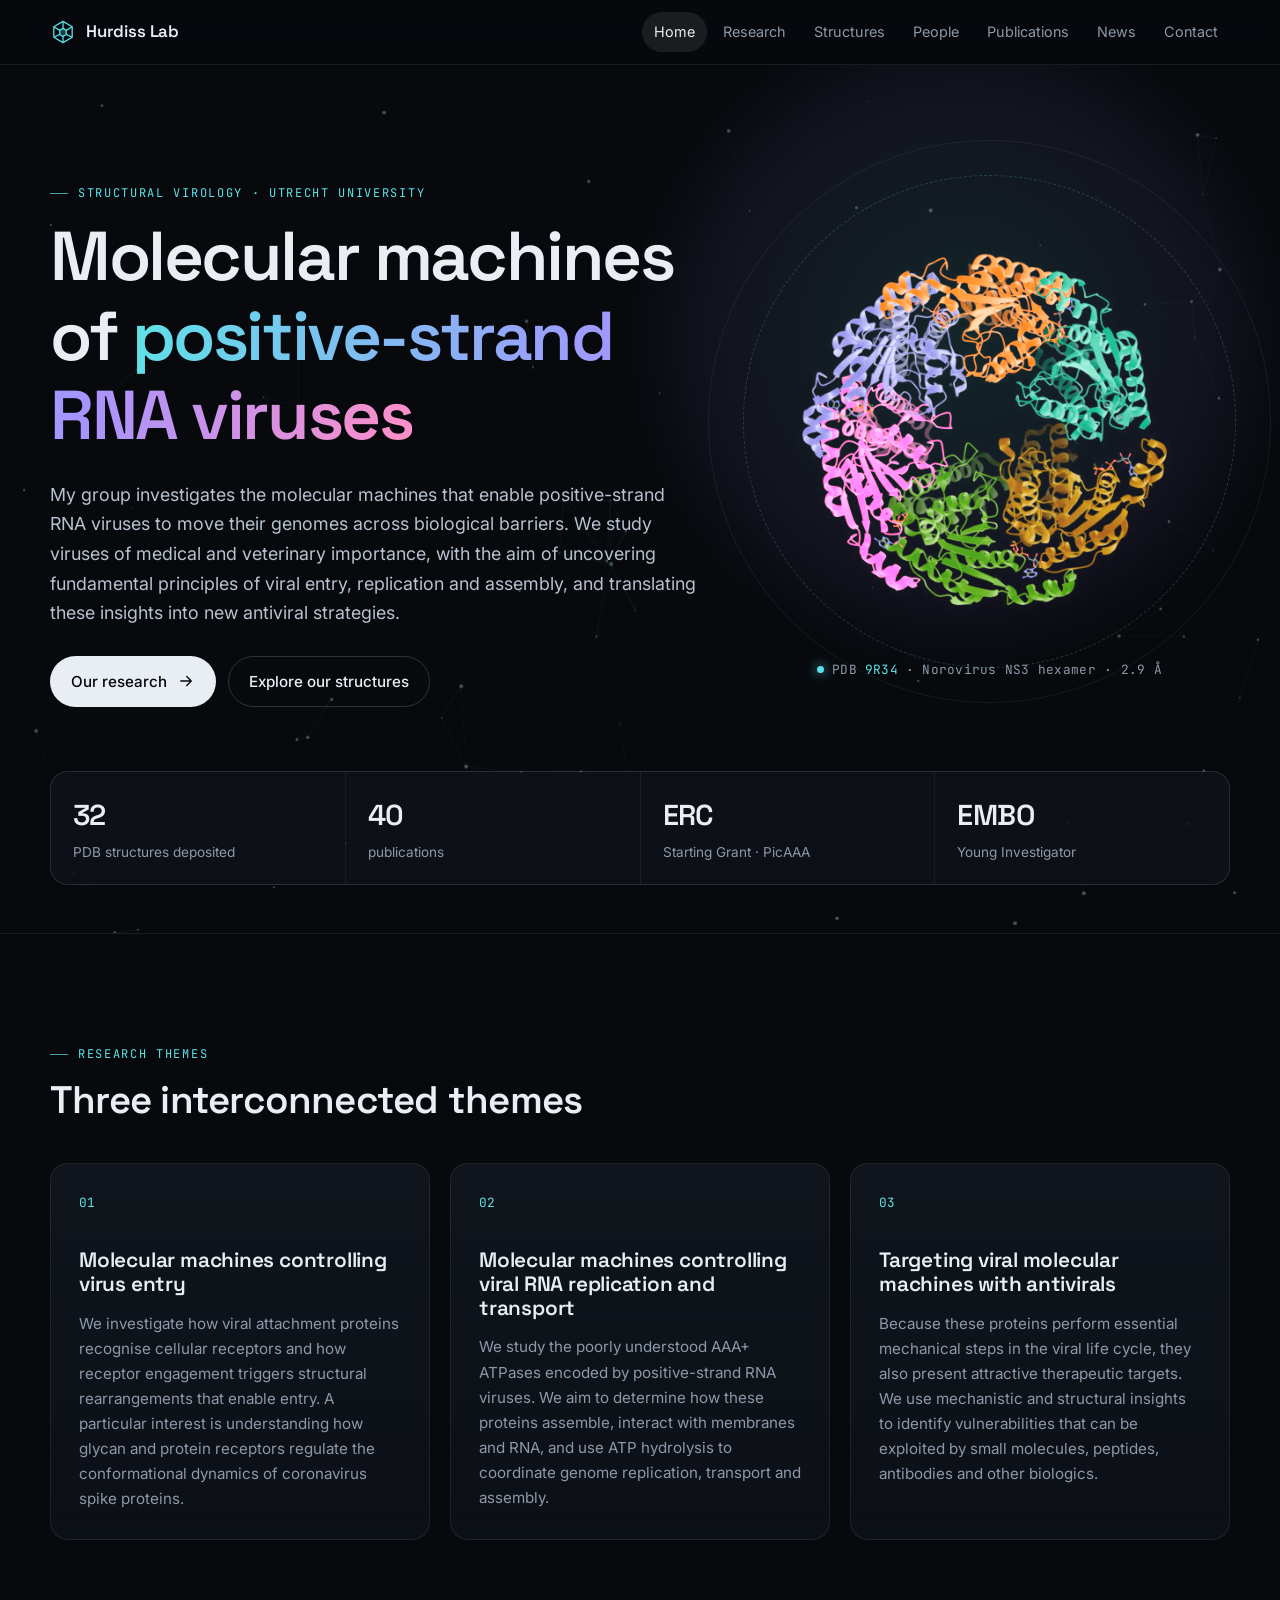
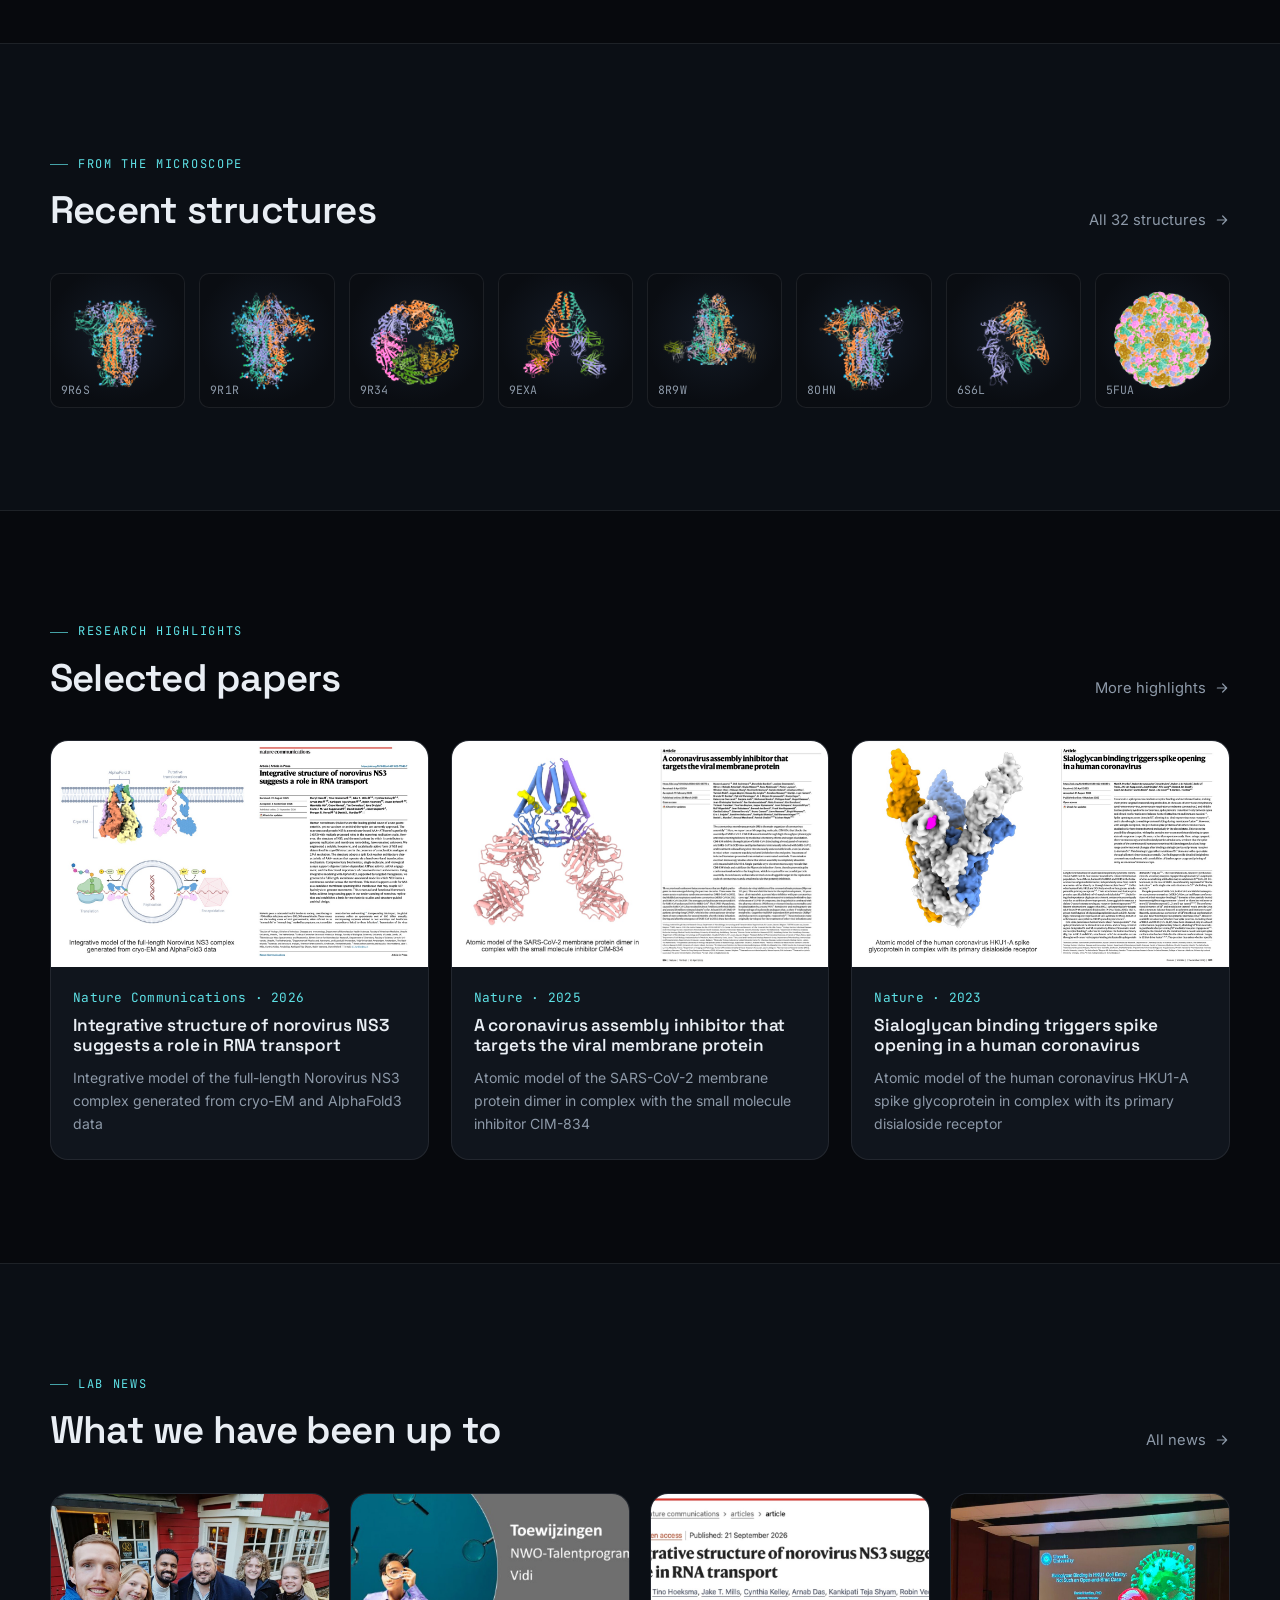
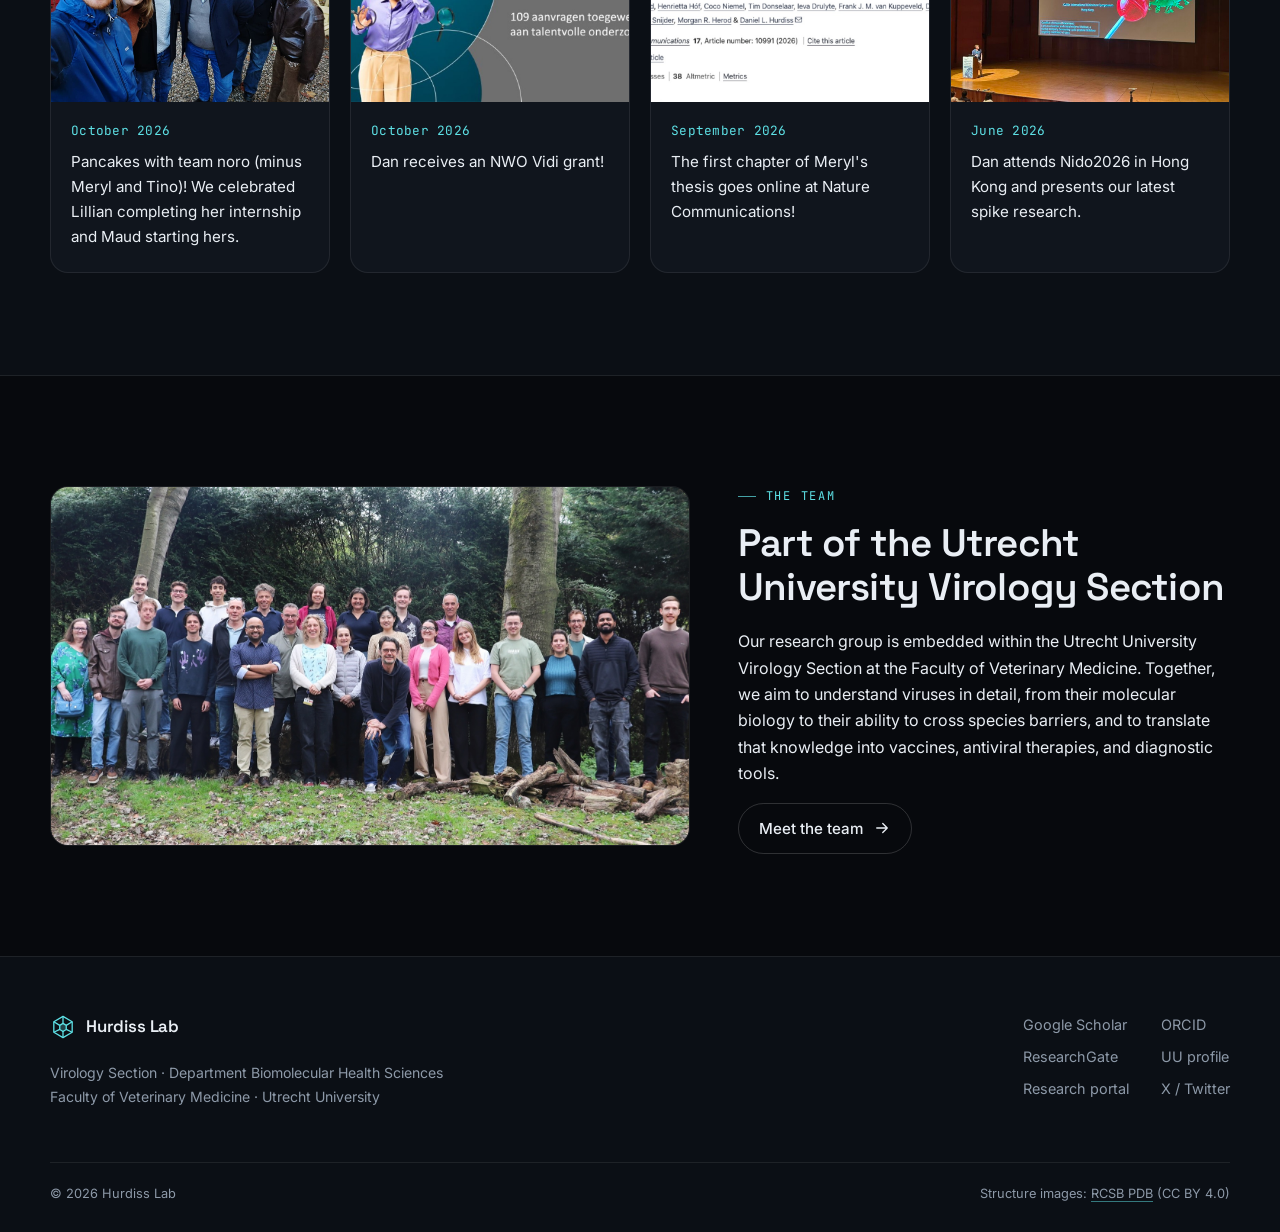
<file: index.html>
<!doctype html>
<html lang="en">
<head>
<meta charset="utf-8">
<meta name="viewport" content="width=device-width, initial-scale=1">
<title>Hurdiss Lab · Structural virology at Utrecht University</title>
<meta name="description" content="The Hurdiss Lab at Utrecht University studies the molecular machines that enable positive-strand RNA viruses to move their genomes across biological barriers, using cryo-EM and structural biology.">
<meta property="og:title" content="Hurdiss Lab · Structural virology at Utrecht University">
<meta property="og:description" content="The Hurdiss Lab at Utrecht University studies the molecular machines that enable positive-strand RNA viruses to move their genomes across biological barriers, using cryo-EM and structural biology.">
<meta property="og:image" content="images/structures/9r34.jpg">
<link rel="icon" href="assets/favicon.svg" type="image/svg+xml">
<link rel="preconnect" href="https://fonts.googleapis.com">
<link rel="preconnect" href="https://fonts.gstatic.com" crossorigin>
<link href="https://fonts.googleapis.com/css2?family=Inter:wght@400;500;600&family=JetBrains+Mono:wght@400;500&family=Space+Grotesk:wght@400;500;600;700&display=swap" rel="stylesheet">
<link rel="stylesheet" href="assets/css/style.css">
</head>
<body class="page-index">
<a class="skip" href="#main">Skip to content</a>
<header class="site-header">
  <div class="wrap header-inner">
    <a class="brand" href="index.html"><svg class="logo-mark" viewBox="0 0 32 32" aria-hidden="true"><g fill="none" stroke="currentColor" stroke-width="1.6" stroke-linejoin="round"><path d="M16 3 27.3 9.5v13L16 29 4.7 22.5v-13Z"/><path d="M16 3v8.5M27.3 9.5 20 14M27.3 22.5 20 19M16 29v-8.5M4.7 22.5 12 19M4.7 9.5 12 14"/><path d="M16 11.5 20 14v5l-4 2.5L12 19v-5Z" fill="currentColor" fill-opacity=".25"/></g></svg><span>Hurdiss Lab</span></a>
    <button class="nav-toggle" aria-expanded="false" aria-controls="site-nav" aria-label="Menu"><span></span><span></span></button>
    <nav id="site-nav" class="site-nav"><a href="index.html" aria-current="page">Home</a>
<a href="research.html">Research</a>
<a href="structures.html">Structures</a>
<a href="people.html">People</a>
<a href="publications.html">Publications</a>
<a href="news.html">News</a>
<a href="contact.html">Contact</a></nav>
  </div>
</header>
<main id="main">

<section class="hero">
  <canvas id="hero-canvas" aria-hidden="true"></canvas>
  <div class="wrap hero-grid">
    <div class="hero-copy">
      <p class="eyebrow">Structural virology · Utrecht University</p>
      <h1>Molecular machines of <span class="grad">positive-strand RNA viruses</span></h1>
      <p class="lede">My group investigates the molecular machines that enable positive-strand RNA viruses to move their genomes across biological barriers. We study viruses of medical and veterinary importance, with the aim of uncovering fundamental principles of viral entry, replication and assembly, and translating these insights into new antiviral strategies.</p>
      <div class="cta-row">
        <a class="btn btn-primary" href="research.html">Our research <svg viewBox="0 0 24 24" class="arrow" aria-hidden="true"><path d="M5 12h14M13 6l6 6-6 6" fill="none" stroke="currentColor" stroke-width="1.8" stroke-linecap="round" stroke-linejoin="round"/></svg></a>
        <a class="btn btn-ghost" href="structures.html">Explore our structures</a>
      </div>
    </div>
    <figure class="hero-figure">
      <div class="hero-orbit"><img src="images/structures/9r34.jpg" alt="Cryo-EM structure of the norovirus NS3 hexamer (PDB 9R34)"></div>
      <figcaption class="mono"><span class="dot"></span>PDB <a href="https://www.rcsb.org/structure/9R34" target="_blank" rel="noopener">9R34</a> · Norovirus NS3 hexamer · 2.9 Å</figcaption>
    </figure>
  </div>
  <div class="wrap hero-stats">
    <div><strong>32</strong><span>PDB structures deposited</span></div>
    <div><strong>40</strong><span>publications</span></div>
    <div><strong>ERC</strong><span>Starting Grant · PicAAA</span></div>
    <div><strong>EMBO</strong><span>Young Investigator</span></div>
  </div>
</section>

<section class="section">
  <div class="wrap">
    <div class="section-head"><p class="eyebrow">Research themes</p><h2>Three interconnected themes</h2></div>
    <div class="theme-grid">
      <article class="theme-card reveal"><span class="theme-num mono">01</span><h3>Molecular machines controlling virus entry</h3><p>We investigate how viral attachment proteins recognise cellular receptors and how receptor engagement triggers structural rearrangements that enable entry. A particular interest is understanding how glycan and protein receptors regulate the conformational dynamics of coronavirus spike proteins.</p></article><article class="theme-card reveal"><span class="theme-num mono">02</span><h3>Molecular machines controlling viral RNA replication and transport</h3><p>We study the poorly understood AAA+ ATPases encoded by positive-strand RNA viruses. We aim to determine how these proteins assemble, interact with membranes and RNA, and use ATP hydrolysis to coordinate genome replication, transport and assembly.</p></article><article class="theme-card reveal"><span class="theme-num mono">03</span><h3>Targeting viral molecular machines with antivirals</h3><p>Because these proteins perform essential mechanical steps in the viral life cycle, they also present attractive therapeutic targets. We use mechanistic and structural insights to identify vulnerabilities that can be exploited by small molecules, peptides, antibodies and other biologics.</p></article>
    </div>
  </div>
</section>

<section class="section section-alt">
  <div class="wrap">
    <div class="section-head row-head"><div><p class="eyebrow">From the microscope</p><h2>Recent structures</h2></div><a class="link-arrow" href="structures.html">All 32 structures <svg viewBox="0 0 24 24" class="arrow" aria-hidden="true"><path d="M5 12h14M13 6l6 6-6 6" fill="none" stroke="currentColor" stroke-width="1.8" stroke-linecap="round" stroke-linejoin="round"/></svg></a></div>
    <div class="struct-strip">
      <a class="strip-item" href="structures.html#9r6s"><img src="images/structures/9r6s.jpg" alt="Prefusion stabilized spike glycoprotein of human coronavirus OC43." loading="lazy"><span class="mono">9R6S</span></a><a class="strip-item" href="structures.html#9r1r"><img src="images/structures/9r1r.jpg" alt="Bottlenose dolphin coronavirus spike glycoprotein" loading="lazy"><span class="mono">9R1R</span></a><a class="strip-item" href="structures.html#9r34"><img src="images/structures/9r34.jpg" alt="Norovirus NS3 hexamer in complex with ATP-gamma-S" loading="lazy"><span class="mono">9R34</span></a><a class="strip-item" href="structures.html#9exa"><img src="images/structures/9exa.jpg" alt="SARS-CoV-2 M protein dimer (short form) in complex with Fab-B and CIM-834" loading="lazy"><span class="mono">9EXA</span></a><a class="strip-item" href="structures.html#8r9w"><img src="images/structures/8r9w.jpg" alt="PDCoV spike glycoprotein ectodomain in complex with the 22C10 antibody Fab fragment" loading="lazy"><span class="mono">8R9W</span></a><a class="strip-item" href="structures.html#8ohn"><img src="images/structures/8ohn.jpg" alt="Human Coronavirus HKU1 spike glycoprotein" loading="lazy"><span class="mono">8OHN</span></a><a class="strip-item" href="structures.html#6s6l"><img src="images/structures/6s6l.jpg" alt="Cryo-EM structure of murine norovirus (MNV-1)" loading="lazy"><span class="mono">6S6L</span></a><a class="strip-item" href="structures.html#5fua"><img src="images/structures/5fua.jpg" alt="Cryo-EM of BK polyomavirus" loading="lazy"><span class="mono">5FUA</span></a>
    </div>
  </div>
</section>

<section class="section">
  <div class="wrap">
    <div class="section-head row-head"><div><p class="eyebrow">Research highlights</p><h2>Selected papers</h2></div><a class="link-arrow" href="research.html#highlights">More highlights <svg viewBox="0 0 24 24" class="arrow" aria-hidden="true"><path d="M5 12h14M13 6l6 6-6 6" fill="none" stroke="currentColor" stroke-width="1.8" stroke-linecap="round" stroke-linejoin="round"/></svg></a></div>
    <div class="hl-grid hl-grid--home"><a class="hl-card reveal" href="https://doi.org/10.1038/s41467-026-77946-7" target="_blank" rel="noopener">
<div class="hl-img"><img src="images/highlights/highlight1.jpg" alt="Integrative model of the full-length Norovirus NS3 complex generated from cryo-EM and AlphaFold3 data" loading="lazy"></div>
<div class="hl-body"><p class="mono hl-journal">Nature Communications · 2026</p><h3>Integrative structure of norovirus NS3 suggests a role in RNA transport</h3><p class="muted small">Integrative model of the full-length Norovirus NS3 complex generated from cryo-EM and AlphaFold3 data</p></div></a><a class="hl-card reveal" href="https://doi.org/10.1038/s41586-025-08773-x" target="_blank" rel="noopener">
<div class="hl-img"><img src="images/highlights/highlight2.jpg" alt="Atomic model of the SARS-CoV-2 membrane protein dimer in complex with the small molecule inhibitor CIM-834" loading="lazy"></div>
<div class="hl-body"><p class="mono hl-journal">Nature · 2025</p><h3>A coronavirus assembly inhibitor that targets the viral membrane protein</h3><p class="muted small">Atomic model of the SARS-CoV-2 membrane protein dimer in complex with the small molecule inhibitor CIM-834</p></div></a><a class="hl-card reveal" href="https://doi.org/10.1038/s41586-023-06599-z" target="_blank" rel="noopener">
<div class="hl-img"><img src="images/highlights/highlight3.jpg" alt="Atomic model of the human coronavirus HKU1-A spike glycoprotein in complex with its primary disialoside receptor" loading="lazy"></div>
<div class="hl-body"><p class="mono hl-journal">Nature · 2023</p><h3>Sialoglycan binding triggers spike opening in a human coronavirus</h3><p class="muted small">Atomic model of the human coronavirus HKU1-A spike glycoprotein in complex with its primary disialoside receptor</p></div></a></div>
  </div>
</section>

<section class="section section-alt">
  <div class="wrap">
    <div class="section-head row-head"><div><p class="eyebrow">Lab news</p><h2>What we have been up to</h2></div><a class="link-arrow" href="news.html">All news <svg viewBox="0 0 24 24" class="arrow" aria-hidden="true"><path d="M5 12h14M13 6l6 6-6 6" fill="none" stroke="currentColor" stroke-width="1.8" stroke-linecap="round" stroke-linejoin="round"/></svg></a></div>
    <div class="news-grid"><article class="news-card reveal"><div class="news-img"><img src="images/news/news-38.jpg" alt="" loading="lazy"></div><div class="news-body"><time class="mono">October 2026</time><p>Pancakes with team noro (minus Meryl and Tino)! We celebrated Lillian completing her internship and Maud starting hers.</p></div></article><article class="news-card reveal"><div class="news-img"><img src="images/news/news-37.jpg" alt="" loading="lazy"></div><div class="news-body"><time class="mono">October 2026</time><p>Dan receives an NWO Vidi grant!</p></div></article><article class="news-card reveal"><div class="news-img"><img src="images/news/news-36.jpg" alt="" loading="lazy"></div><div class="news-body"><time class="mono">September 2026</time><p>The first chapter of Meryl's thesis goes online at Nature Communications!</p></div></article><article class="news-card reveal"><div class="news-img"><img src="images/news/news-35.jpg" alt="" loading="lazy"></div><div class="news-body"><time class="mono">June 2026</time><p>Dan attends Nido2026 in Hong Kong and presents our latest spike research.</p></div></article></div>
  </div>
</section>

<section class="section">
  <div class="wrap team-teaser">
    <img src="images/team.jpg" alt="Utrecht Virology Lab Away Day 2026" loading="lazy">
    <div class="team-teaser-copy">
      <p class="eyebrow">The team</p>
      <h2>Part of the Utrecht University Virology Section</h2>
      <p>Our research group is embedded within the Utrecht University Virology Section at the Faculty of Veterinary Medicine. Together, we aim to understand viruses in detail, from their molecular biology to their ability to cross species barriers, and to translate that knowledge into vaccines, antiviral therapies, and diagnostic tools.</p>
      <a class="btn btn-ghost" href="people.html">Meet the team <svg viewBox="0 0 24 24" class="arrow" aria-hidden="true"><path d="M5 12h14M13 6l6 6-6 6" fill="none" stroke="currentColor" stroke-width="1.8" stroke-linecap="round" stroke-linejoin="round"/></svg></a>
    </div>
  </div>
</section>

</main>
<footer class="site-footer">
  <div class="wrap footer-grid">
    <div>
      <a class="brand" href="index.html"><svg class="logo-mark" viewBox="0 0 32 32" aria-hidden="true"><g fill="none" stroke="currentColor" stroke-width="1.6" stroke-linejoin="round"><path d="M16 3 27.3 9.5v13L16 29 4.7 22.5v-13Z"/><path d="M16 3v8.5M27.3 9.5 20 14M27.3 22.5 20 19M16 29v-8.5M4.7 22.5 12 19M4.7 9.5 12 14"/><path d="M16 11.5 20 14v5l-4 2.5L12 19v-5Z" fill="currentColor" fill-opacity=".25"/></g></svg><span>Hurdiss Lab</span></a>
      <p class="muted">Virology Section · Department Biomolecular Health Sciences<br>Faculty of Veterinary Medicine · Utrecht University</p>
    </div>
    <div class="footer-links"><a href="https://scholar.google.com/citations?user=sUTa9fwAAAAJ&hl=en" target="_blank" rel="noopener">Google Scholar</a> <a href="https://orcid.org/0000-0003-3834-5808" target="_blank" rel="noopener">ORCID</a> <a href="https://www.researchgate.net/profile/Daniel_Hurdiss" target="_blank" rel="noopener">ResearchGate</a> <a href="https://www.uu.nl/staff/DLHurdiss" target="_blank" rel="noopener">UU profile</a> <a href="https://research-portal.uu.nl/en/persons/daniel-hurdiss/" target="_blank" rel="noopener">Research portal</a> <a href="https://twitter.com/danielhurdiss" target="_blank" rel="noopener">X / Twitter</a></div>
  </div>
  <div class="wrap footer-base">
    <span>© 2026 Hurdiss Lab</span>
    <span>Structure images: <a href="https://www.rcsb.org" target="_blank" rel="noopener">RCSB PDB</a> (CC BY 4.0)</span>
  </div>
</footer>
<script src="assets/js/main.js" defer></script>

</body>
</html>
</file>
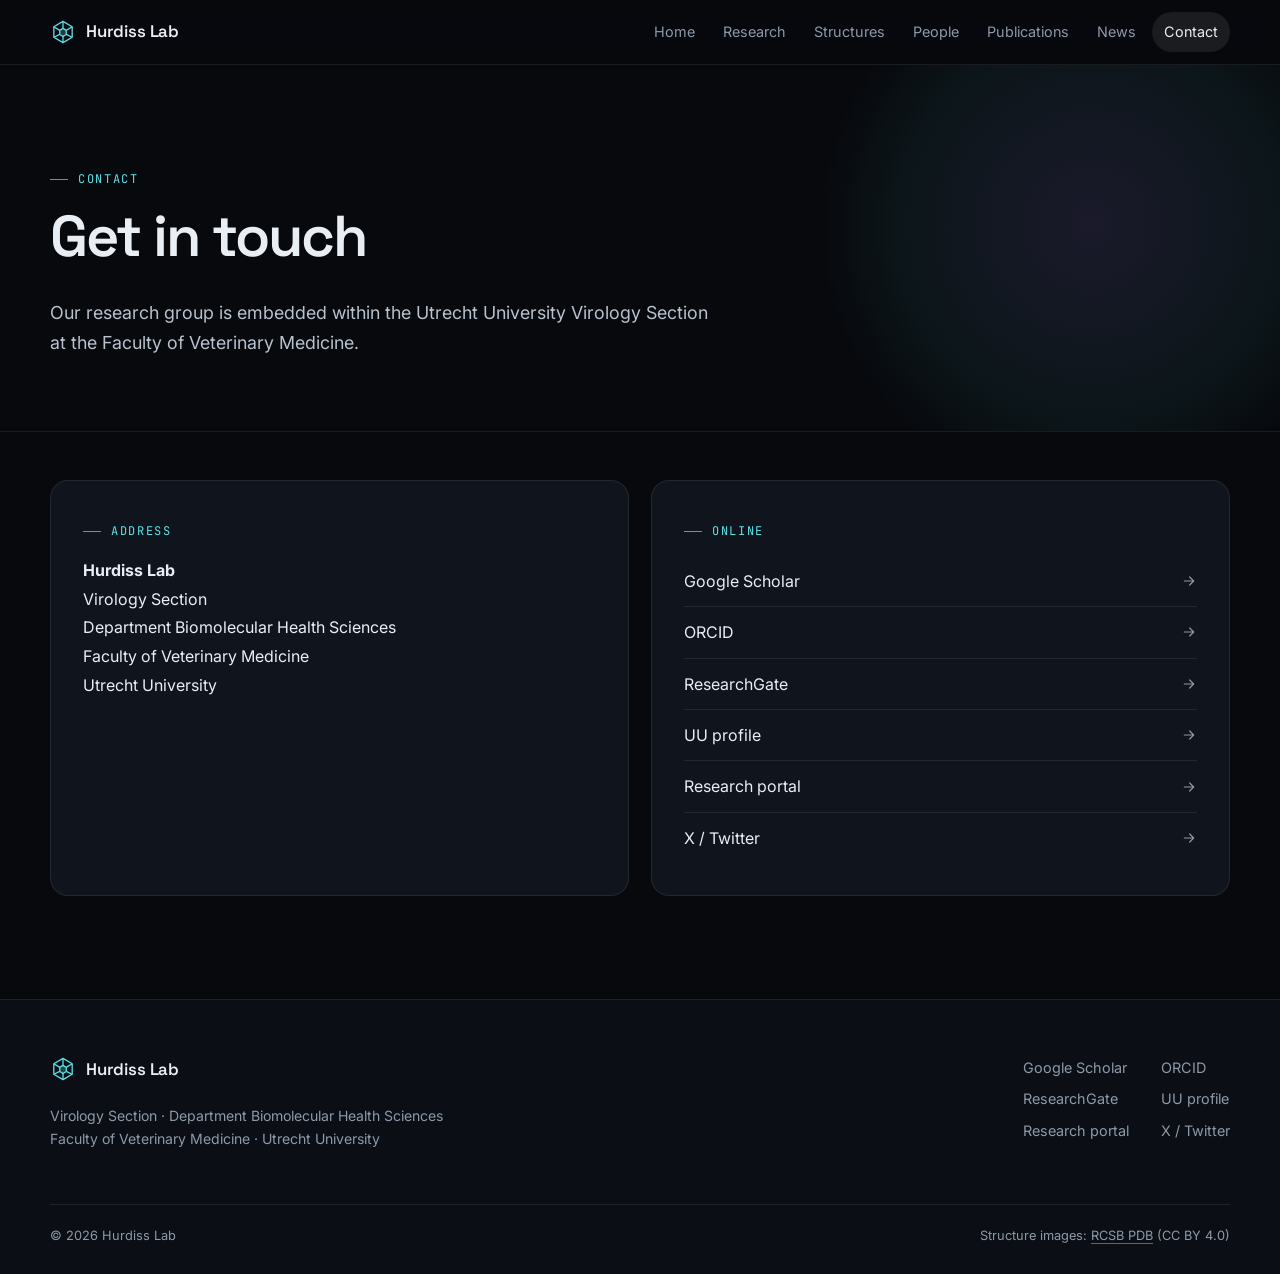
<file: contact.html>
<!doctype html>
<html lang="en">
<head>
<meta charset="utf-8">
<meta name="viewport" content="width=device-width, initial-scale=1">
<title>Contact · Hurdiss Lab</title>
<meta name="description" content="Contact the Hurdiss Lab at Utrecht University.">
<meta property="og:title" content="Contact · Hurdiss Lab">
<meta property="og:description" content="Contact the Hurdiss Lab at Utrecht University.">
<meta property="og:image" content="images/structures/9r34.jpg">
<link rel="icon" href="assets/favicon.svg" type="image/svg+xml">
<link rel="preconnect" href="https://fonts.googleapis.com">
<link rel="preconnect" href="https://fonts.gstatic.com" crossorigin>
<link href="https://fonts.googleapis.com/css2?family=Inter:wght@400;500;600&family=JetBrains+Mono:wght@400;500&family=Space+Grotesk:wght@400;500;600;700&display=swap" rel="stylesheet">
<link rel="stylesheet" href="assets/css/style.css">
</head>
<body class="page-contact">
<a class="skip" href="#main">Skip to content</a>
<header class="site-header">
  <div class="wrap header-inner">
    <a class="brand" href="index.html"><svg class="logo-mark" viewBox="0 0 32 32" aria-hidden="true"><g fill="none" stroke="currentColor" stroke-width="1.6" stroke-linejoin="round"><path d="M16 3 27.3 9.5v13L16 29 4.7 22.5v-13Z"/><path d="M16 3v8.5M27.3 9.5 20 14M27.3 22.5 20 19M16 29v-8.5M4.7 22.5 12 19M4.7 9.5 12 14"/><path d="M16 11.5 20 14v5l-4 2.5L12 19v-5Z" fill="currentColor" fill-opacity=".25"/></g></svg><span>Hurdiss Lab</span></a>
    <button class="nav-toggle" aria-expanded="false" aria-controls="site-nav" aria-label="Menu"><span></span><span></span></button>
    <nav id="site-nav" class="site-nav"><a href="index.html">Home</a>
<a href="research.html">Research</a>
<a href="structures.html">Structures</a>
<a href="people.html">People</a>
<a href="publications.html">Publications</a>
<a href="news.html">News</a>
<a href="contact.html" aria-current="page">Contact</a></nav>
  </div>
</header>
<main id="main">
<section class="page-hero"><div class="wrap">
<p class="eyebrow">Contact</p><h1>Get in touch</h1><p class="lede">Our research group is embedded within the Utrecht University Virology Section at the Faculty of Veterinary Medicine.</p></div></section>
<section class="section section-tight"><div class="wrap contact-grid">
  <div class="contact-card">
    <p class="eyebrow">Address</p>
    <p><strong>Hurdiss Lab</strong><br>Virology Section<br>Department Biomolecular Health Sciences<br>Faculty of Veterinary Medicine<br>Utrecht University</p>
    <!-- TODO: add street address and email address here -->
  </div>
  <div class="contact-card">
    <p class="eyebrow">Online</p>
    <ul class="link-list"><li><a href="https://scholar.google.com/citations?user=sUTa9fwAAAAJ&hl=en" target="_blank" rel="noopener">Google Scholar <svg viewBox="0 0 24 24" class="arrow" aria-hidden="true"><path d="M5 12h14M13 6l6 6-6 6" fill="none" stroke="currentColor" stroke-width="1.8" stroke-linecap="round" stroke-linejoin="round"/></svg></a></li><li><a href="https://orcid.org/0000-0003-3834-5808" target="_blank" rel="noopener">ORCID <svg viewBox="0 0 24 24" class="arrow" aria-hidden="true"><path d="M5 12h14M13 6l6 6-6 6" fill="none" stroke="currentColor" stroke-width="1.8" stroke-linecap="round" stroke-linejoin="round"/></svg></a></li><li><a href="https://www.researchgate.net/profile/Daniel_Hurdiss" target="_blank" rel="noopener">ResearchGate <svg viewBox="0 0 24 24" class="arrow" aria-hidden="true"><path d="M5 12h14M13 6l6 6-6 6" fill="none" stroke="currentColor" stroke-width="1.8" stroke-linecap="round" stroke-linejoin="round"/></svg></a></li><li><a href="https://www.uu.nl/staff/DLHurdiss" target="_blank" rel="noopener">UU profile <svg viewBox="0 0 24 24" class="arrow" aria-hidden="true"><path d="M5 12h14M13 6l6 6-6 6" fill="none" stroke="currentColor" stroke-width="1.8" stroke-linecap="round" stroke-linejoin="round"/></svg></a></li><li><a href="https://research-portal.uu.nl/en/persons/daniel-hurdiss/" target="_blank" rel="noopener">Research portal <svg viewBox="0 0 24 24" class="arrow" aria-hidden="true"><path d="M5 12h14M13 6l6 6-6 6" fill="none" stroke="currentColor" stroke-width="1.8" stroke-linecap="round" stroke-linejoin="round"/></svg></a></li><li><a href="https://twitter.com/danielhurdiss" target="_blank" rel="noopener">X / Twitter <svg viewBox="0 0 24 24" class="arrow" aria-hidden="true"><path d="M5 12h14M13 6l6 6-6 6" fill="none" stroke="currentColor" stroke-width="1.8" stroke-linecap="round" stroke-linejoin="round"/></svg></a></li></ul>
  </div>
</div></section>

</main>
<footer class="site-footer">
  <div class="wrap footer-grid">
    <div>
      <a class="brand" href="index.html"><svg class="logo-mark" viewBox="0 0 32 32" aria-hidden="true"><g fill="none" stroke="currentColor" stroke-width="1.6" stroke-linejoin="round"><path d="M16 3 27.3 9.5v13L16 29 4.7 22.5v-13Z"/><path d="M16 3v8.5M27.3 9.5 20 14M27.3 22.5 20 19M16 29v-8.5M4.7 22.5 12 19M4.7 9.5 12 14"/><path d="M16 11.5 20 14v5l-4 2.5L12 19v-5Z" fill="currentColor" fill-opacity=".25"/></g></svg><span>Hurdiss Lab</span></a>
      <p class="muted">Virology Section · Department Biomolecular Health Sciences<br>Faculty of Veterinary Medicine · Utrecht University</p>
    </div>
    <div class="footer-links"><a href="https://scholar.google.com/citations?user=sUTa9fwAAAAJ&hl=en" target="_blank" rel="noopener">Google Scholar</a> <a href="https://orcid.org/0000-0003-3834-5808" target="_blank" rel="noopener">ORCID</a> <a href="https://www.researchgate.net/profile/Daniel_Hurdiss" target="_blank" rel="noopener">ResearchGate</a> <a href="https://www.uu.nl/staff/DLHurdiss" target="_blank" rel="noopener">UU profile</a> <a href="https://research-portal.uu.nl/en/persons/daniel-hurdiss/" target="_blank" rel="noopener">Research portal</a> <a href="https://twitter.com/danielhurdiss" target="_blank" rel="noopener">X / Twitter</a></div>
  </div>
  <div class="wrap footer-base">
    <span>© 2026 Hurdiss Lab</span>
    <span>Structure images: <a href="https://www.rcsb.org" target="_blank" rel="noopener">RCSB PDB</a> (CC BY 4.0)</span>
  </div>
</footer>
<script src="assets/js/main.js" defer></script>

</body>
</html>
</file>
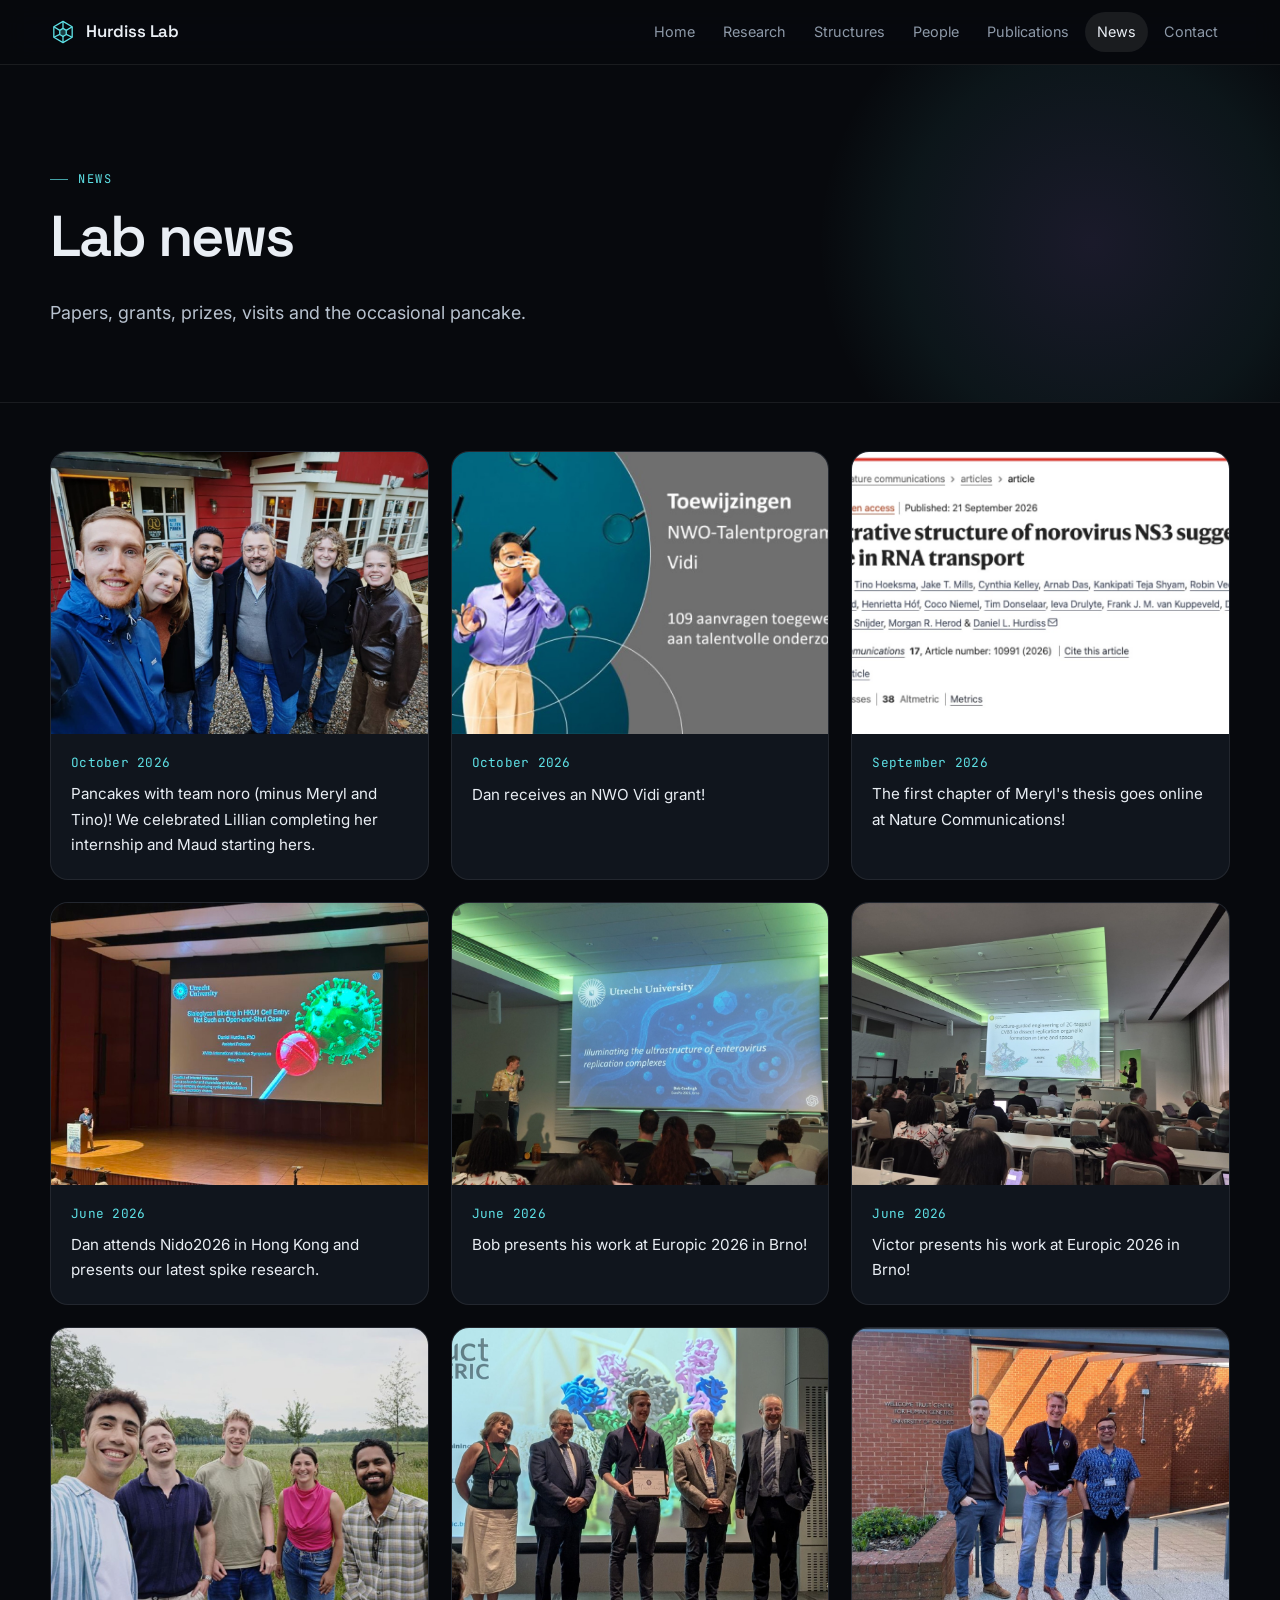
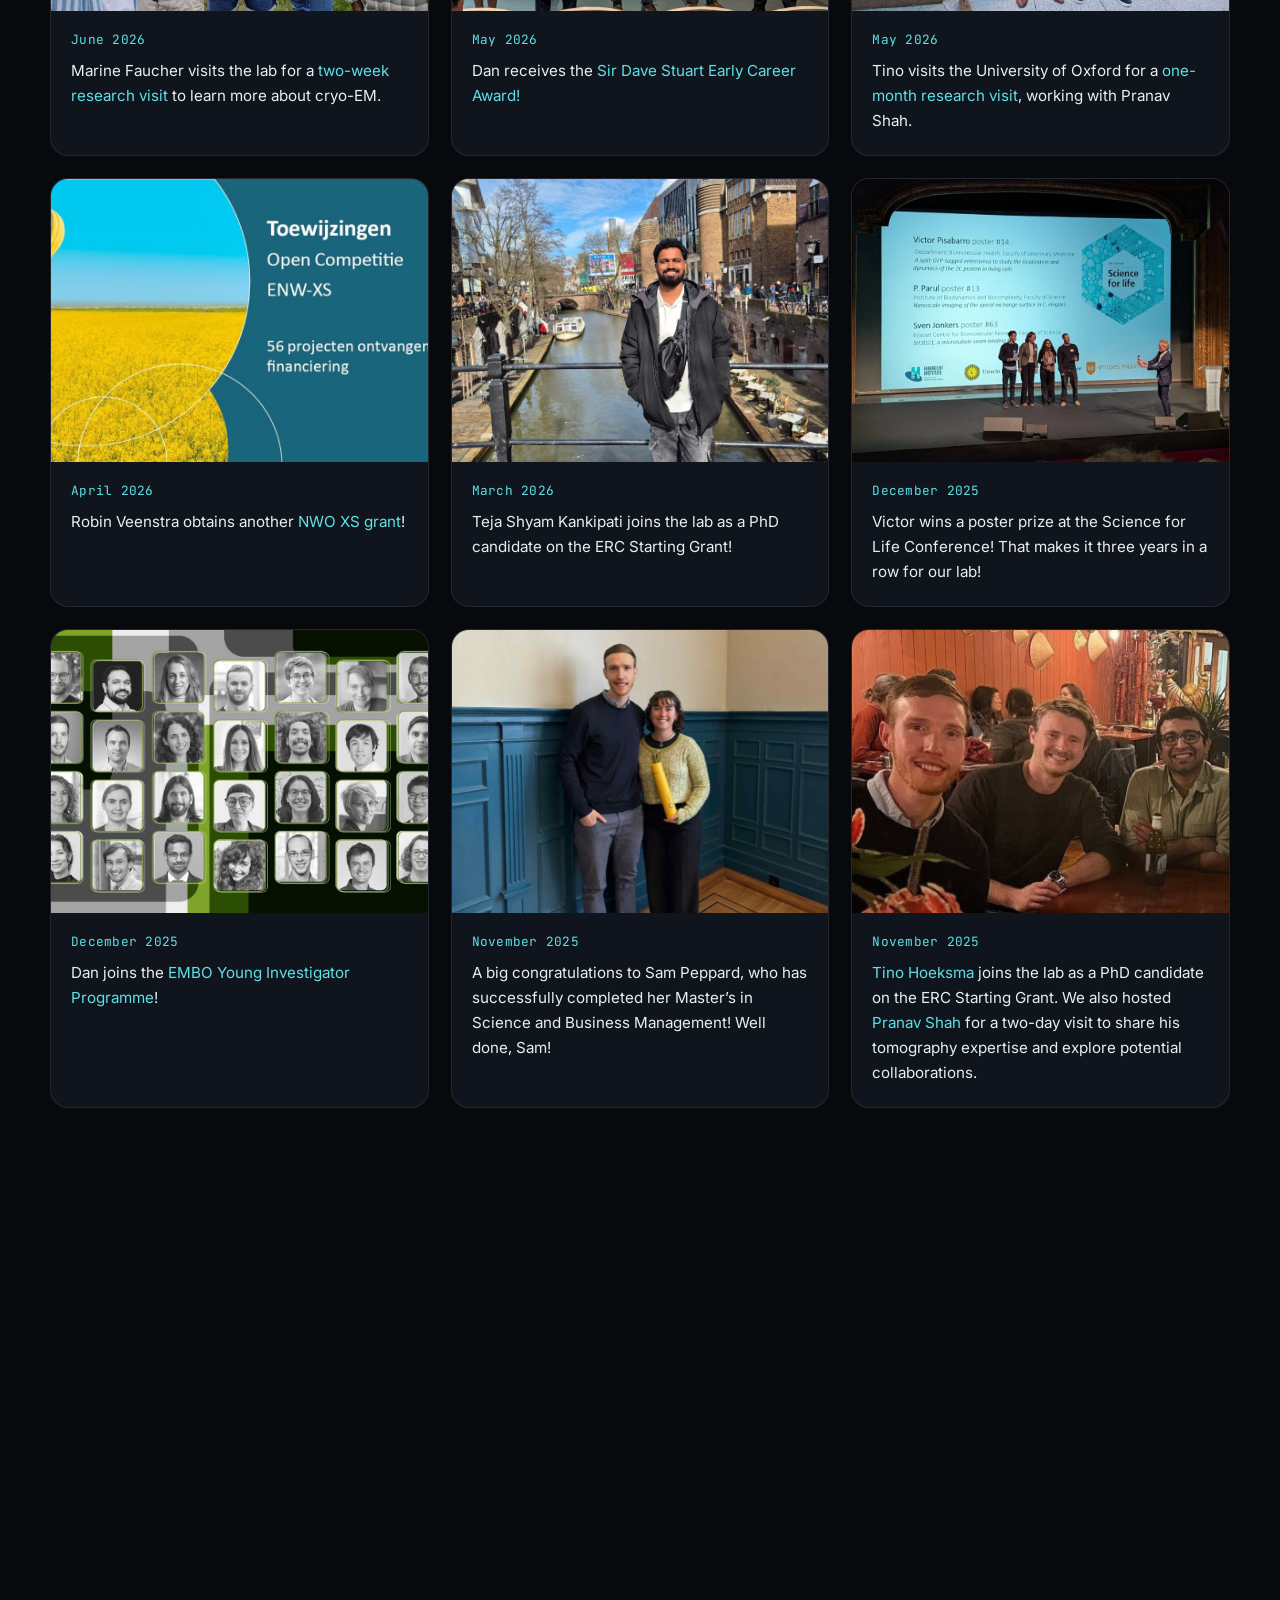
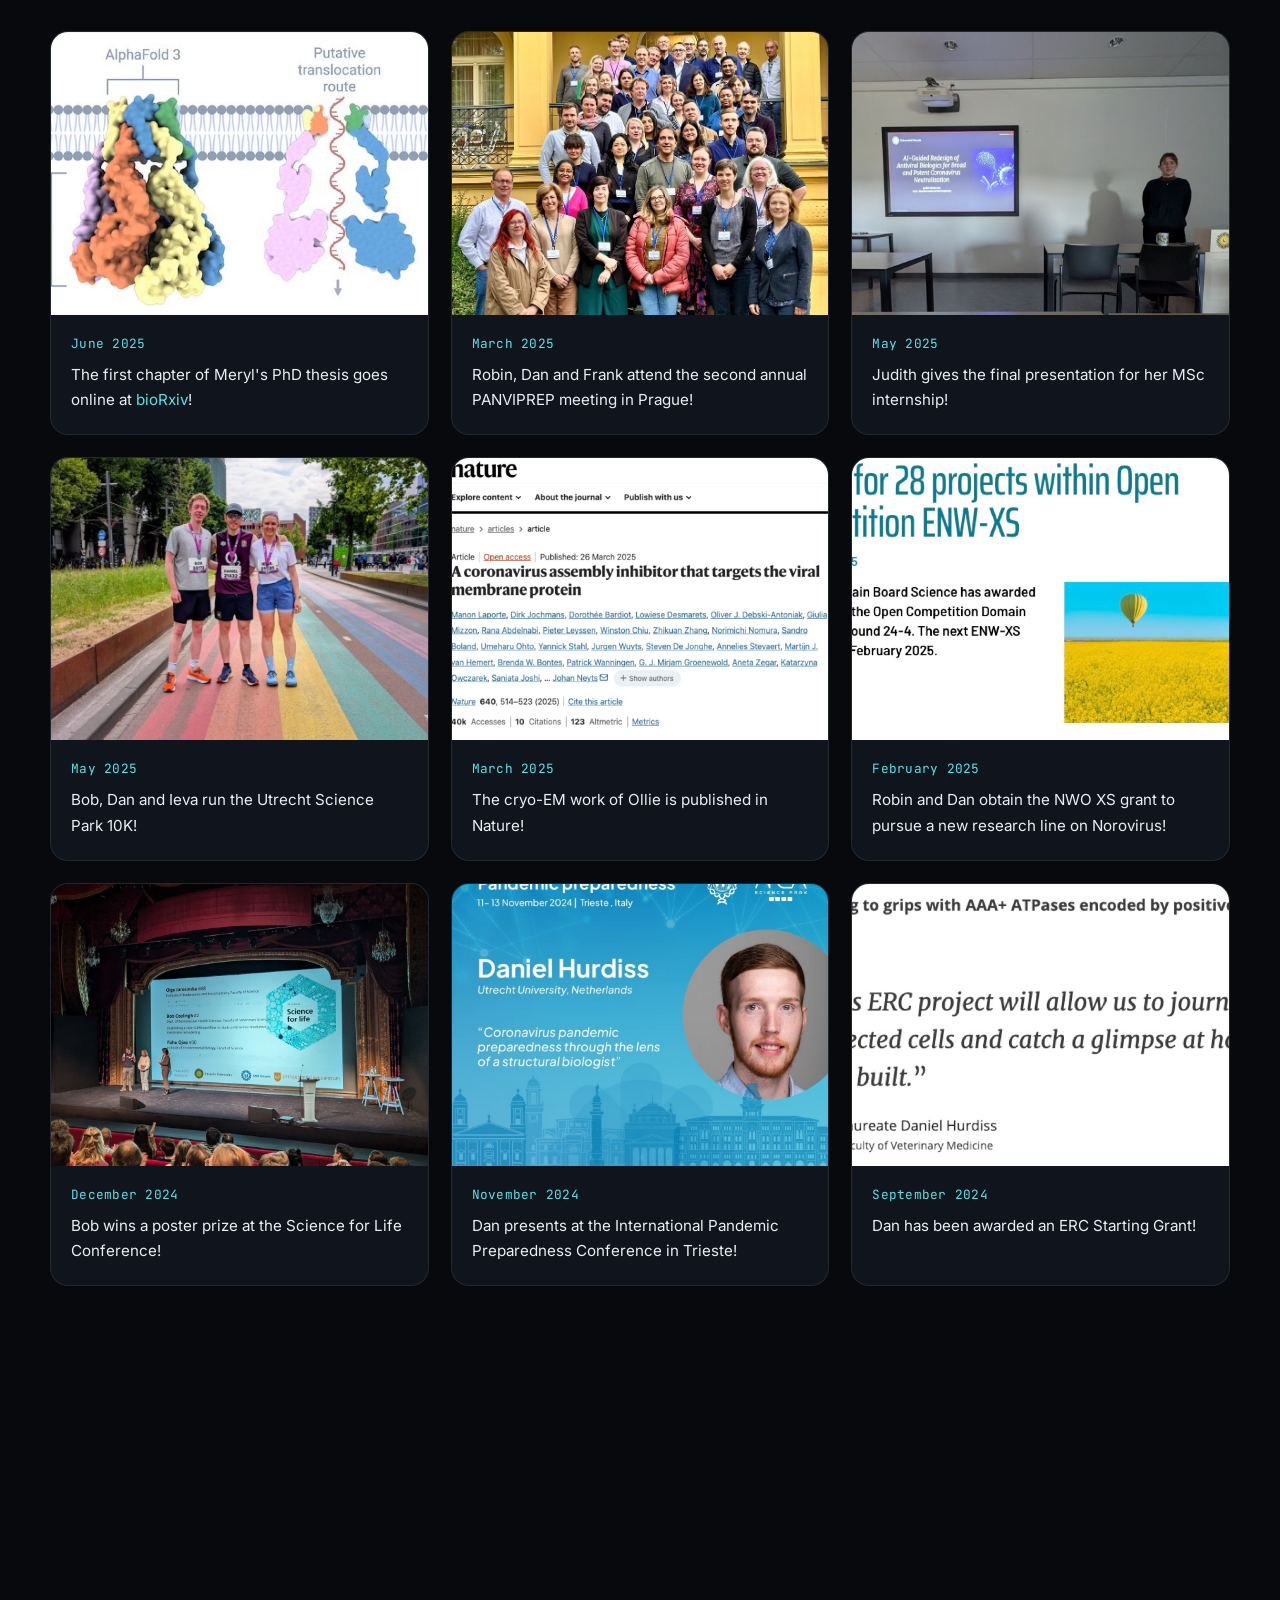
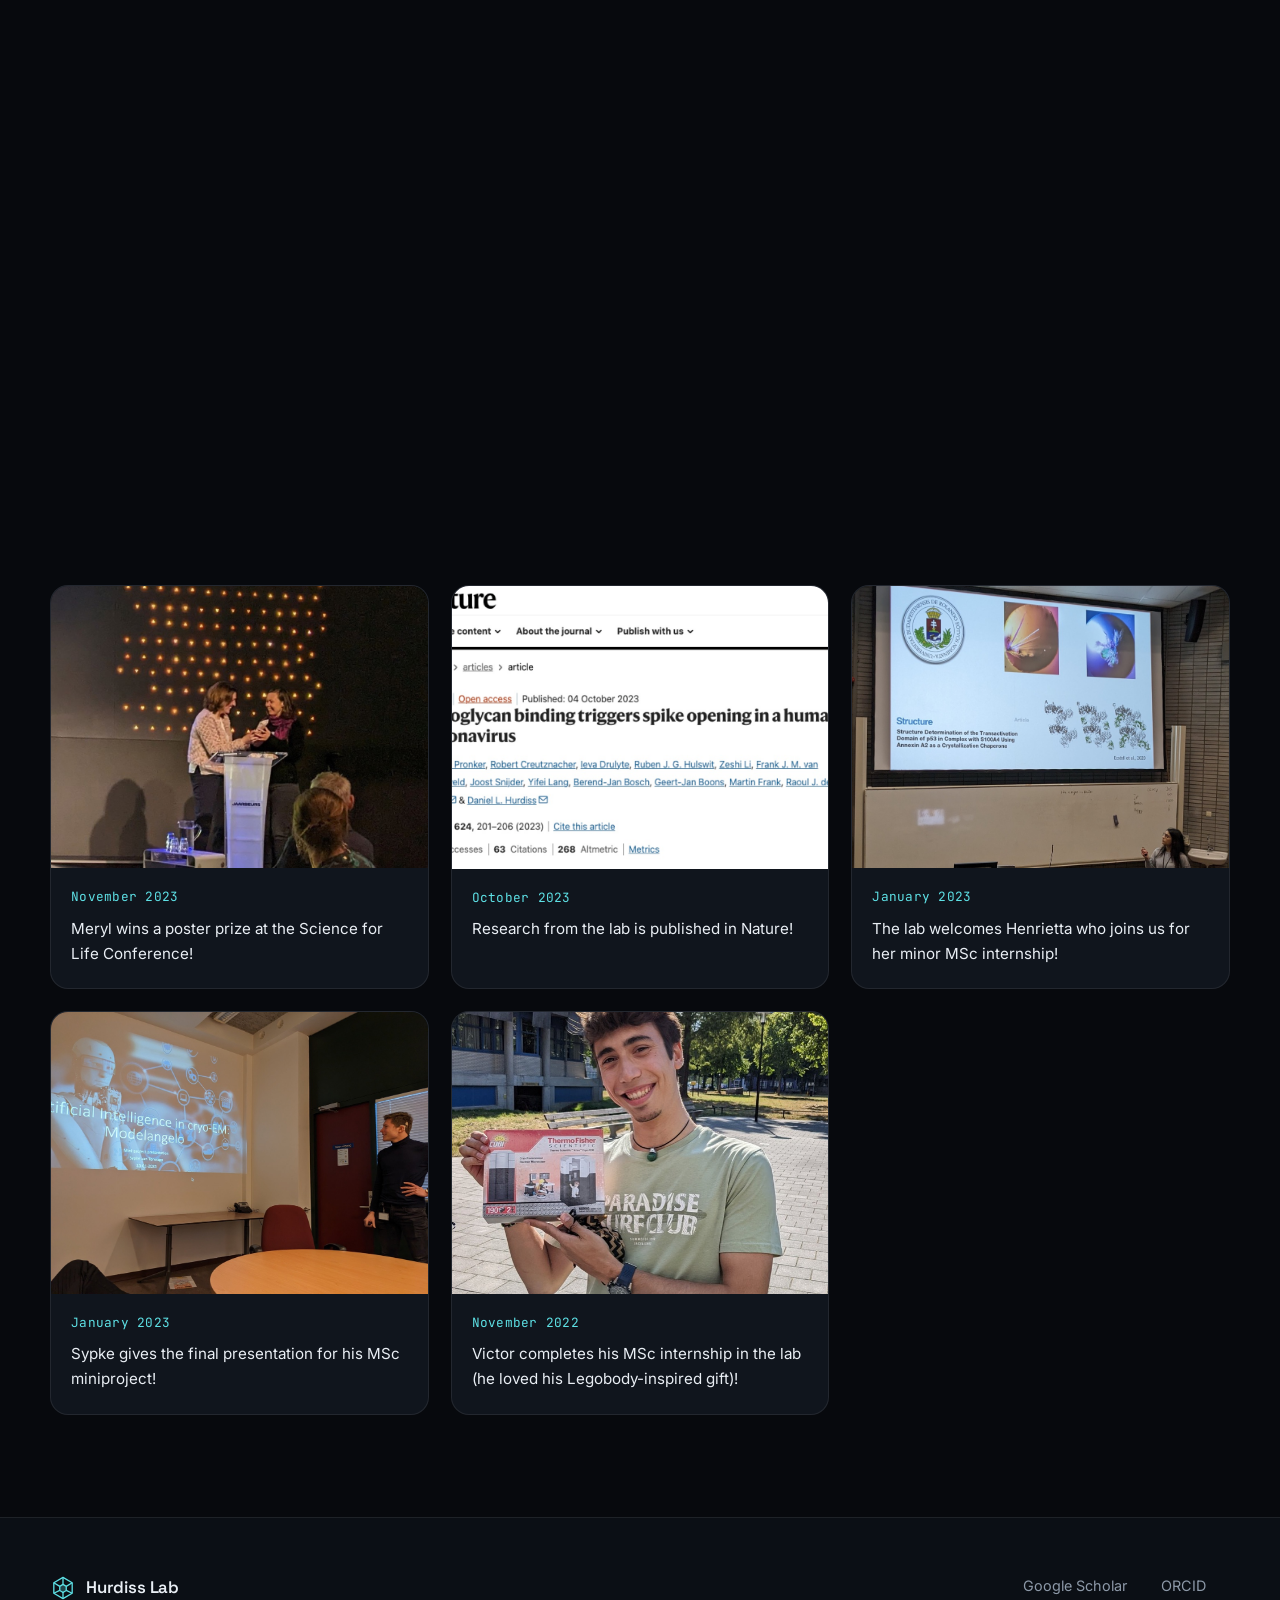
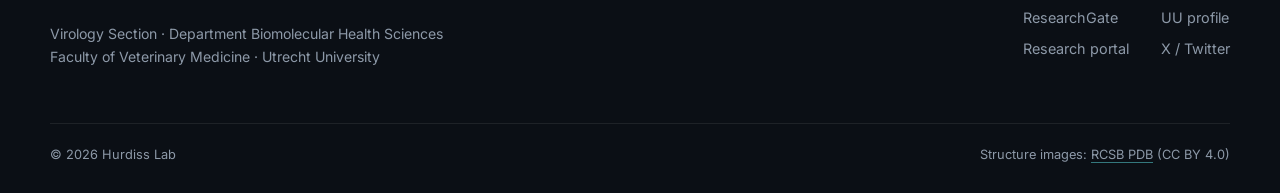
<file: news.html>
<!doctype html>
<html lang="en">
<head>
<meta charset="utf-8">
<meta name="viewport" content="width=device-width, initial-scale=1">
<title>News · Hurdiss Lab</title>
<meta name="description" content="News from the Hurdiss Lab.">
<meta property="og:title" content="News · Hurdiss Lab">
<meta property="og:description" content="News from the Hurdiss Lab.">
<meta property="og:image" content="images/structures/9r34.jpg">
<link rel="icon" href="assets/favicon.svg" type="image/svg+xml">
<link rel="preconnect" href="https://fonts.googleapis.com">
<link rel="preconnect" href="https://fonts.gstatic.com" crossorigin>
<link href="https://fonts.googleapis.com/css2?family=Inter:wght@400;500;600&family=JetBrains+Mono:wght@400;500&family=Space+Grotesk:wght@400;500;600;700&display=swap" rel="stylesheet">
<link rel="stylesheet" href="assets/css/style.css">
</head>
<body class="page-news">
<a class="skip" href="#main">Skip to content</a>
<header class="site-header">
  <div class="wrap header-inner">
    <a class="brand" href="index.html"><svg class="logo-mark" viewBox="0 0 32 32" aria-hidden="true"><g fill="none" stroke="currentColor" stroke-width="1.6" stroke-linejoin="round"><path d="M16 3 27.3 9.5v13L16 29 4.7 22.5v-13Z"/><path d="M16 3v8.5M27.3 9.5 20 14M27.3 22.5 20 19M16 29v-8.5M4.7 22.5 12 19M4.7 9.5 12 14"/><path d="M16 11.5 20 14v5l-4 2.5L12 19v-5Z" fill="currentColor" fill-opacity=".25"/></g></svg><span>Hurdiss Lab</span></a>
    <button class="nav-toggle" aria-expanded="false" aria-controls="site-nav" aria-label="Menu"><span></span><span></span></button>
    <nav id="site-nav" class="site-nav"><a href="index.html">Home</a>
<a href="research.html">Research</a>
<a href="structures.html">Structures</a>
<a href="people.html">People</a>
<a href="publications.html">Publications</a>
<a href="news.html" aria-current="page">News</a>
<a href="contact.html">Contact</a></nav>
  </div>
</header>
<main id="main">
<section class="page-hero"><div class="wrap">
<p class="eyebrow">News</p><h1>Lab news</h1><p class="lede">Papers, grants, prizes, visits and the occasional pancake.</p></div></section>
<section class="section section-tight"><div class="wrap">
  <div class="news-timeline"><article class="news-card reveal"><div class="news-img"><img src="images/news/news-38.jpg" alt="" loading="lazy"></div><div class="news-body"><time class="mono">October 2026</time><p>Pancakes with team noro (minus Meryl and Tino)! We celebrated Lillian completing her internship and Maud starting hers.</p></div></article><article class="news-card reveal"><div class="news-img"><img src="images/news/news-37.jpg" alt="" loading="lazy"></div><div class="news-body"><time class="mono">October 2026</time><p>Dan receives an NWO Vidi grant!</p></div></article><article class="news-card reveal"><div class="news-img"><img src="images/news/news-36.jpg" alt="" loading="lazy"></div><div class="news-body"><time class="mono">September 2026</time><p>The first chapter of Meryl's thesis goes online at Nature Communications!</p></div></article><article class="news-card reveal"><div class="news-img"><img src="images/news/news-35.jpg" alt="" loading="lazy"></div><div class="news-body"><time class="mono">June 2026</time><p>Dan attends Nido2026 in Hong Kong and presents our latest spike research.</p></div></article><article class="news-card reveal"><div class="news-img"><img src="images/news/news-34.jpg" alt="" loading="lazy"></div><div class="news-body"><time class="mono">June 2026</time><p>Bob presents his work at Europic 2026 in Brno!</p></div></article><article class="news-card reveal"><div class="news-img"><img src="images/news/news-33.jpg" alt="" loading="lazy"></div><div class="news-body"><time class="mono">June 2026</time><p>Victor presents his work at Europic 2026 in Brno!</p></div></article><article class="news-card reveal"><div class="news-img"><img src="images/news/news-32.jpg" alt="" loading="lazy"></div><div class="news-body"><time class="mono">June 2026</time><p>Marine Faucher visits the lab for a <a href="https://www.linkedin.com/posts/marine-faucher-9a01641b9_such-a-great-exchange-experience-in-daniel-ugcPost-7466405257892470784-7l0t/?utm_source=share&amp;utm_medium=member_desktop&amp;rcm=ACoAABIY5XQBMjL9pTBKVb2S6h4Z05R2jU2yvr0" target="_blank" rel="noopener">two-week research visit</a> to learn more about cryo-EM.</p></div></article><article class="news-card reveal"><div class="news-img"><img src="images/news/news-31.jpg" alt="" loading="lazy"></div><div class="news-body"><time class="mono">May 2026</time><p>Dan receives the <a href="https://aria-booking.leeds.ac.uk/news/inaugural-sir-dave-stuart-ecr-award-presented-to-daniel-hurdiss-" target="_blank" rel="noopener">Sir Dave Stuart Early Career Award!</a></p></div></article><article class="news-card reveal"><div class="news-img"><img src="images/news/news-30.jpg" alt="" loading="lazy"></div><div class="news-body"><time class="mono">May 2026</time><p>Tino visits the University of Oxford for a <a href="https://www.linkedin.com/posts/tino-hoeksma-0205b72ab_the-university-of-oxford-was-an-amazing-ugcPost-7455733064074342400-HkrQ/?utm_source=share&amp;utm_medium=member_desktop&amp;rcm=ACoAABIY5XQBMjL9pTBKVb2S6h4Z05R2jU2yvr0" target="_blank" rel="noopener">one-month research visit</a>, working with Pranav Shah.</p></div></article><article class="news-card reveal"><div class="news-img"><img src="images/news/news-29.jpg" alt="" loading="lazy"></div><div class="news-body"><time class="mono">April 2026</time><p>Robin Veenstra obtains another <a href="https://www.nwo.nl/nieuws/56-toewijzingen-in-de-open-competitie-enw-xs-pakket-26-1" target="_blank" rel="noopener">NWO XS grant</a>!</p></div></article><article class="news-card reveal"><div class="news-img"><img src="images/news/news-28.jpg" alt="" loading="lazy"></div><div class="news-body"><time class="mono">March 2026</time><p>Teja Shyam Kankipati joins the lab as a PhD candidate on the ERC Starting Grant!</p></div></article><article class="news-card reveal"><div class="news-img"><img src="images/news/news-27.jpg" alt="" loading="lazy"></div><div class="news-body"><time class="mono">December 2025</time><p>Victor wins a poster prize at the Science for Life Conference! That makes it three years in a row for our lab!</p></div></article><article class="news-card reveal"><div class="news-img"><img src="images/news/news-26.jpg" alt="" loading="lazy"></div><div class="news-body"><time class="mono">December 2025</time><p>Dan joins the <a href="https://www.embo.org/press-releases/twenty-eight-group-leaders-become-embo-young-investigators/" target="_blank" rel="noopener">EMBO Young Investigator Programme</a>!</p></div></article><article class="news-card reveal"><div class="news-img"><img src="images/news/news-25.jpg" alt="" loading="lazy"></div><div class="news-body"><time class="mono">November 2025</time><p>A big congratulations to Sam Peppard, who has successfully completed her Master’s in Science and Business Management! Well done, Sam!</p></div></article><article class="news-card reveal"><div class="news-img"><img src="images/news/news-24.jpg" alt="" loading="lazy"></div><div class="news-body"><time class="mono">November 2025</time><p><a href="https://www.linkedin.com/in/tino-hoeksma-0205b72ab/" target="_blank" rel="noopener">Tino Hoeksma</a> joins the lab as a PhD candidate on the ERC Starting Grant. We also hosted <a href="https://www.linkedin.com/in/pnmshah/" target="_blank" rel="noopener">Pranav Shah</a> for a two-day visit to share his tomography expertise and explore potential collaborations.</p></div></article><article class="news-card reveal"><div class="news-img"><img src="images/news/news-23.jpg" alt="" loading="lazy"></div><div class="news-body"><time class="mono">November 2025</time><p><a href="https://www.uu.nl/en/news/33-million-euro-investment-for-national-electron-microscope-facility-empower" target="_blank" rel="noopener">EMPower</a> has been funded! This investment will bring state-of-the-art cryo-EM technology to Utrecht, strengthening our capabilities in cutting-edge structural biology.</p></div></article><article class="news-card reveal"><div class="news-img"><img src="images/news/news-22.jpg" alt="" loading="lazy"></div><div class="news-body"><time class="mono">September 2025</time><p>During <a href="https://www.utrechtsciencepark.nl/en/utrecht-science-week" target="_blank" rel="noopener">Utrecht Science Week</a>, Dan explains the importance of cryo-EM to directors, entrepreneurs and scientists from Utrecht Science Park, as well as representatives from the city, region and The Hague!</p></div></article><article class="news-card reveal"><div class="news-img"><img src="images/news/news-21.jpg" alt="" loading="lazy"></div><div class="news-body"><time class="mono">September 2025</time><p>Dan and Robin attend the <a href="https://www.calicivirusconference.com/" target="_blank" rel="noopener">9th International Calicivirus Conference</a> in Banff!</p></div></article><article class="news-card reveal"><div class="news-img"><img src="images/news/news-20.jpg" alt="" loading="lazy"></div><div class="news-body"><time class="mono">June 2025</time><p>The first chapter of Meryl's PhD thesis goes online at <a href="https://www.biorxiv.org/content/10.1101/2025.06.17.659504v1.full" target="_blank" rel="noopener">bioRxiv</a>!</p></div></article><article class="news-card reveal"><div class="news-img"><img src="images/news/news-19.jpg" alt="" loading="lazy"></div><div class="news-body"><time class="mono">March 2025</time><p>Robin, Dan and Frank attend the second annual PANVIPREP meeting in Prague!</p></div></article><article class="news-card reveal"><div class="news-img"><img src="images/news/news-18.jpg" alt="" loading="lazy"></div><div class="news-body"><time class="mono">May 2025</time><p>Judith gives the final presentation for her MSc internship!</p></div></article><article class="news-card reveal"><div class="news-img"><img src="images/news/news-17.jpg" alt="" loading="lazy"></div><div class="news-body"><time class="mono">May 2025</time><p>Bob, Dan and Ieva run the Utrecht Science Park 10K!</p></div></article><article class="news-card reveal"><div class="news-img"><img src="images/news/news-16.jpg" alt="" loading="lazy"></div><div class="news-body"><time class="mono">March 2025</time><p>The cryo-EM work of Ollie is published in Nature!</p></div></article><article class="news-card reveal"><div class="news-img"><img src="images/news/news-15.jpg" alt="" loading="lazy"></div><div class="news-body"><time class="mono">February 2025</time><p>Robin and Dan obtain the NWO XS grant to pursue a new research line on Norovirus!</p></div></article><article class="news-card reveal"><div class="news-img"><img src="images/news/news-14.jpg" alt="" loading="lazy"></div><div class="news-body"><time class="mono">December 2024</time><p>Bob wins a poster prize at the Science for Life Conference!</p></div></article><article class="news-card reveal"><div class="news-img"><img src="images/news/news-13.jpg" alt="" loading="lazy"></div><div class="news-body"><time class="mono">November 2024</time><p>Dan presents at the International Pandemic Preparedness Conference in Trieste!</p></div></article><article class="news-card reveal"><div class="news-img"><img src="images/news/news-12.jpg" alt="" loading="lazy"></div><div class="news-body"><time class="mono">September 2024</time><p>Dan has been awarded an ERC Starting Grant!</p></div></article><article class="news-card reveal"><div class="news-img"><img src="images/news/news-11.jpg" alt="" loading="lazy"></div><div class="news-body"><time class="mono">September 2024</time><p>Preeti attends the EMBO practical course on membrane protein purification!</p></div></article><article class="news-card reveal"><div class="news-img"><img src="images/news/news-10.jpg" alt="" loading="lazy"></div><div class="news-body"><time class="mono">September 2024</time><p>Dan is nominated for the GSLS PhD Supervisor of the Year award!</p></div></article><article class="news-card reveal"><div class="news-img"><img src="images/news/news-09.jpg" alt="" loading="lazy"></div><div class="news-body"><time class="mono">June 2024</time><p>The cryo-EM work of Ollie is published in Nature Communications!</p></div></article><article class="news-card reveal"><div class="news-img"><img src="images/news/news-08.jpg" alt="" loading="lazy"></div><div class="news-body"><time class="mono">March 2024</time><p>Dan travels to Umea to serve as the PhD opponent for Kasturika Shankar (and visits the Carlson lab)!</p></div></article><article class="news-card reveal"><div class="news-img"><img src="images/news/news-07.jpg" alt="" loading="lazy"></div><div class="news-body"><time class="mono">March 2024</time><p>Hatice, Robin, Dan and Frank attend the PANVIPREP kick-off meeting in Leiden!</p></div></article><article class="news-card reveal"><div class="news-img"><img src="images/news/news-06.jpg" alt="" loading="lazy"></div><div class="news-body"><time class="mono">December 2023</time><p>Dan gives the laudation for Victor who graduated cum laude from his master's degree!</p></div></article><article class="news-card reveal"><div class="news-img"><img src="images/news/news-05.jpg" alt="" loading="lazy"></div><div class="news-body"><time class="mono">November 2023</time><p>Meryl wins a poster prize at the Science for Life Conference!</p></div></article><article class="news-card reveal"><div class="news-img"><img src="images/news/news-04.jpg" alt="" loading="lazy"></div><div class="news-body"><time class="mono">October 2023</time><p>Research from the lab is published in Nature!</p></div></article><article class="news-card reveal"><div class="news-img"><img src="images/news/news-03.jpg" alt="" loading="lazy"></div><div class="news-body"><time class="mono">January 2023</time><p>The lab welcomes Henrietta who joins us for her minor MSc internship!</p></div></article><article class="news-card reveal"><div class="news-img"><img src="images/news/news-02.jpg" alt="" loading="lazy"></div><div class="news-body"><time class="mono">January 2023</time><p>Sypke gives the final presentation for his MSc miniproject!</p></div></article><article class="news-card reveal"><div class="news-img"><img src="images/news/news-01.jpg" alt="" loading="lazy"></div><div class="news-body"><time class="mono">November 2022</time><p>Victor completes his MSc internship in the lab (he loved his Legobody-inspired gift)!</p></div></article></div>
</div></section>

</main>
<footer class="site-footer">
  <div class="wrap footer-grid">
    <div>
      <a class="brand" href="index.html"><svg class="logo-mark" viewBox="0 0 32 32" aria-hidden="true"><g fill="none" stroke="currentColor" stroke-width="1.6" stroke-linejoin="round"><path d="M16 3 27.3 9.5v13L16 29 4.7 22.5v-13Z"/><path d="M16 3v8.5M27.3 9.5 20 14M27.3 22.5 20 19M16 29v-8.5M4.7 22.5 12 19M4.7 9.5 12 14"/><path d="M16 11.5 20 14v5l-4 2.5L12 19v-5Z" fill="currentColor" fill-opacity=".25"/></g></svg><span>Hurdiss Lab</span></a>
      <p class="muted">Virology Section · Department Biomolecular Health Sciences<br>Faculty of Veterinary Medicine · Utrecht University</p>
    </div>
    <div class="footer-links"><a href="https://scholar.google.com/citations?user=sUTa9fwAAAAJ&hl=en" target="_blank" rel="noopener">Google Scholar</a> <a href="https://orcid.org/0000-0003-3834-5808" target="_blank" rel="noopener">ORCID</a> <a href="https://www.researchgate.net/profile/Daniel_Hurdiss" target="_blank" rel="noopener">ResearchGate</a> <a href="https://www.uu.nl/staff/DLHurdiss" target="_blank" rel="noopener">UU profile</a> <a href="https://research-portal.uu.nl/en/persons/daniel-hurdiss/" target="_blank" rel="noopener">Research portal</a> <a href="https://twitter.com/danielhurdiss" target="_blank" rel="noopener">X / Twitter</a></div>
  </div>
  <div class="wrap footer-base">
    <span>© 2026 Hurdiss Lab</span>
    <span>Structure images: <a href="https://www.rcsb.org" target="_blank" rel="noopener">RCSB PDB</a> (CC BY 4.0)</span>
  </div>
</footer>
<script src="assets/js/main.js" defer></script>

</body>
</html>
</file>
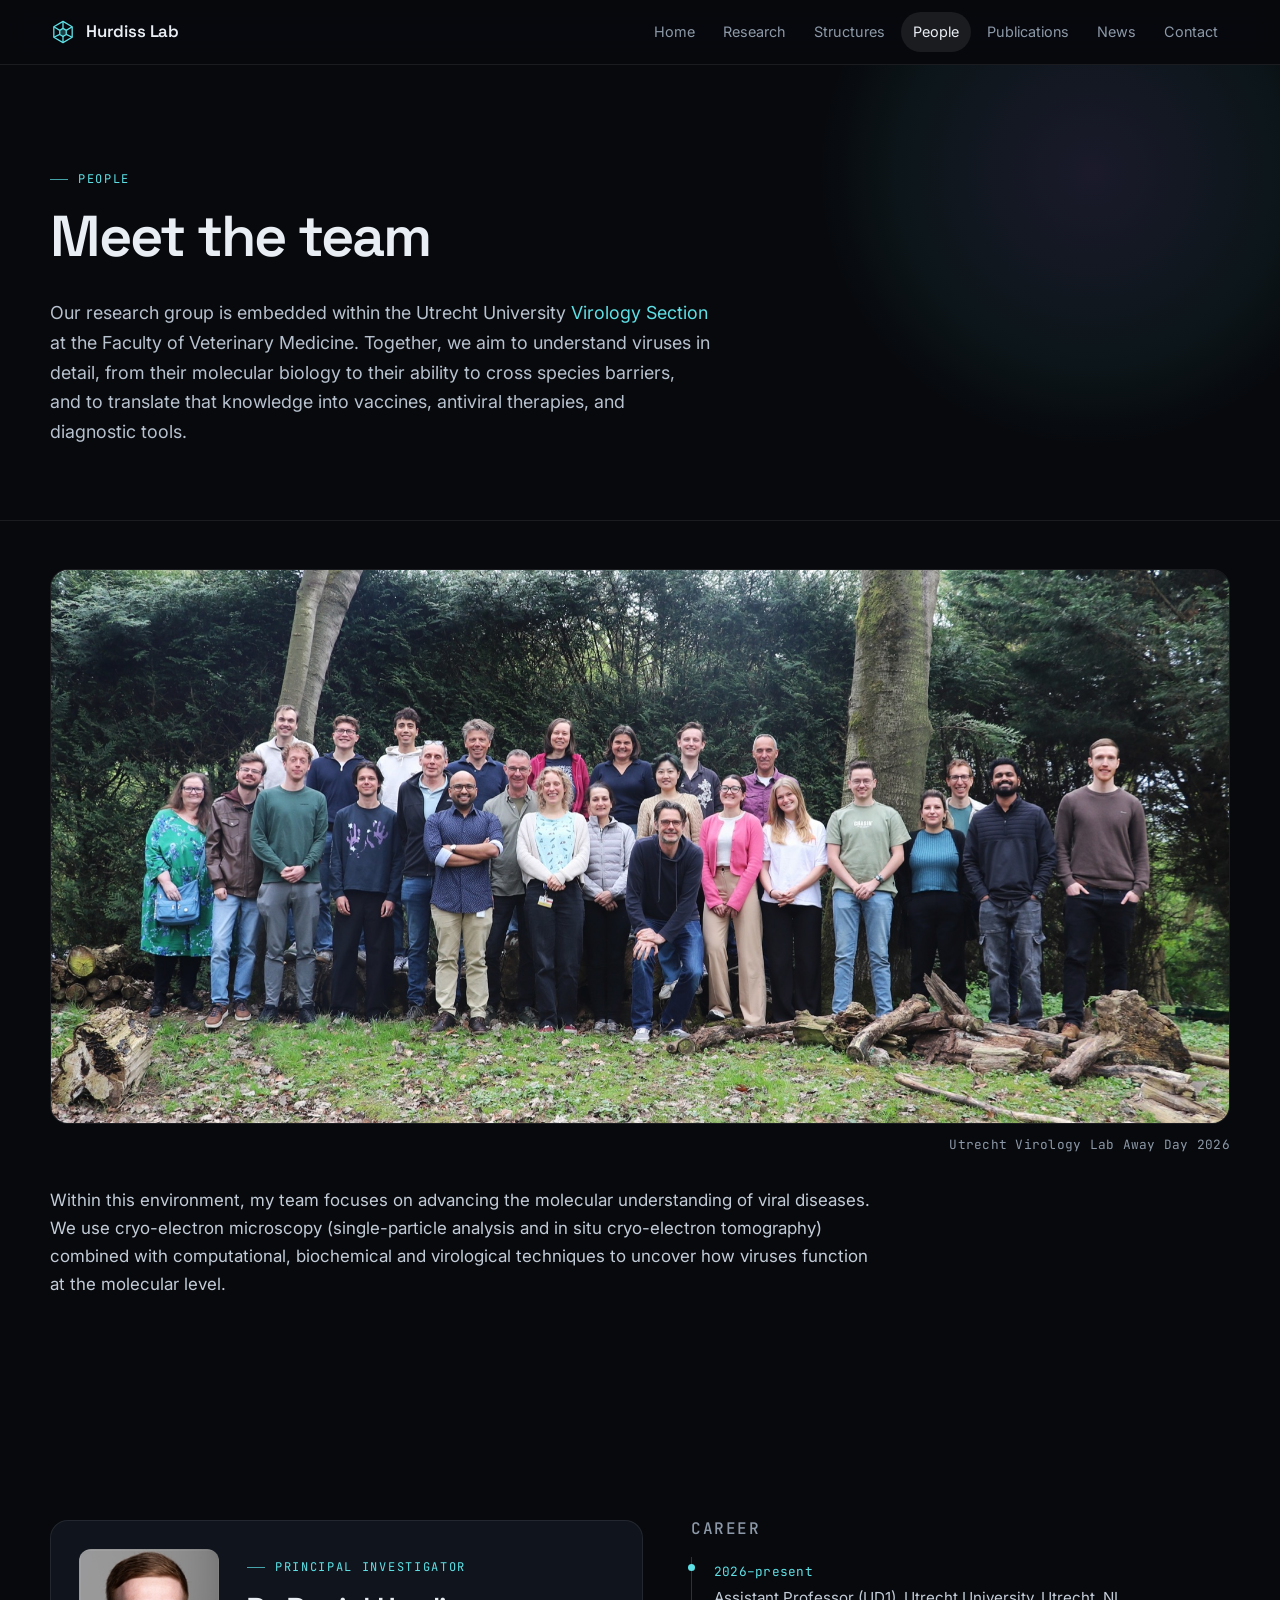
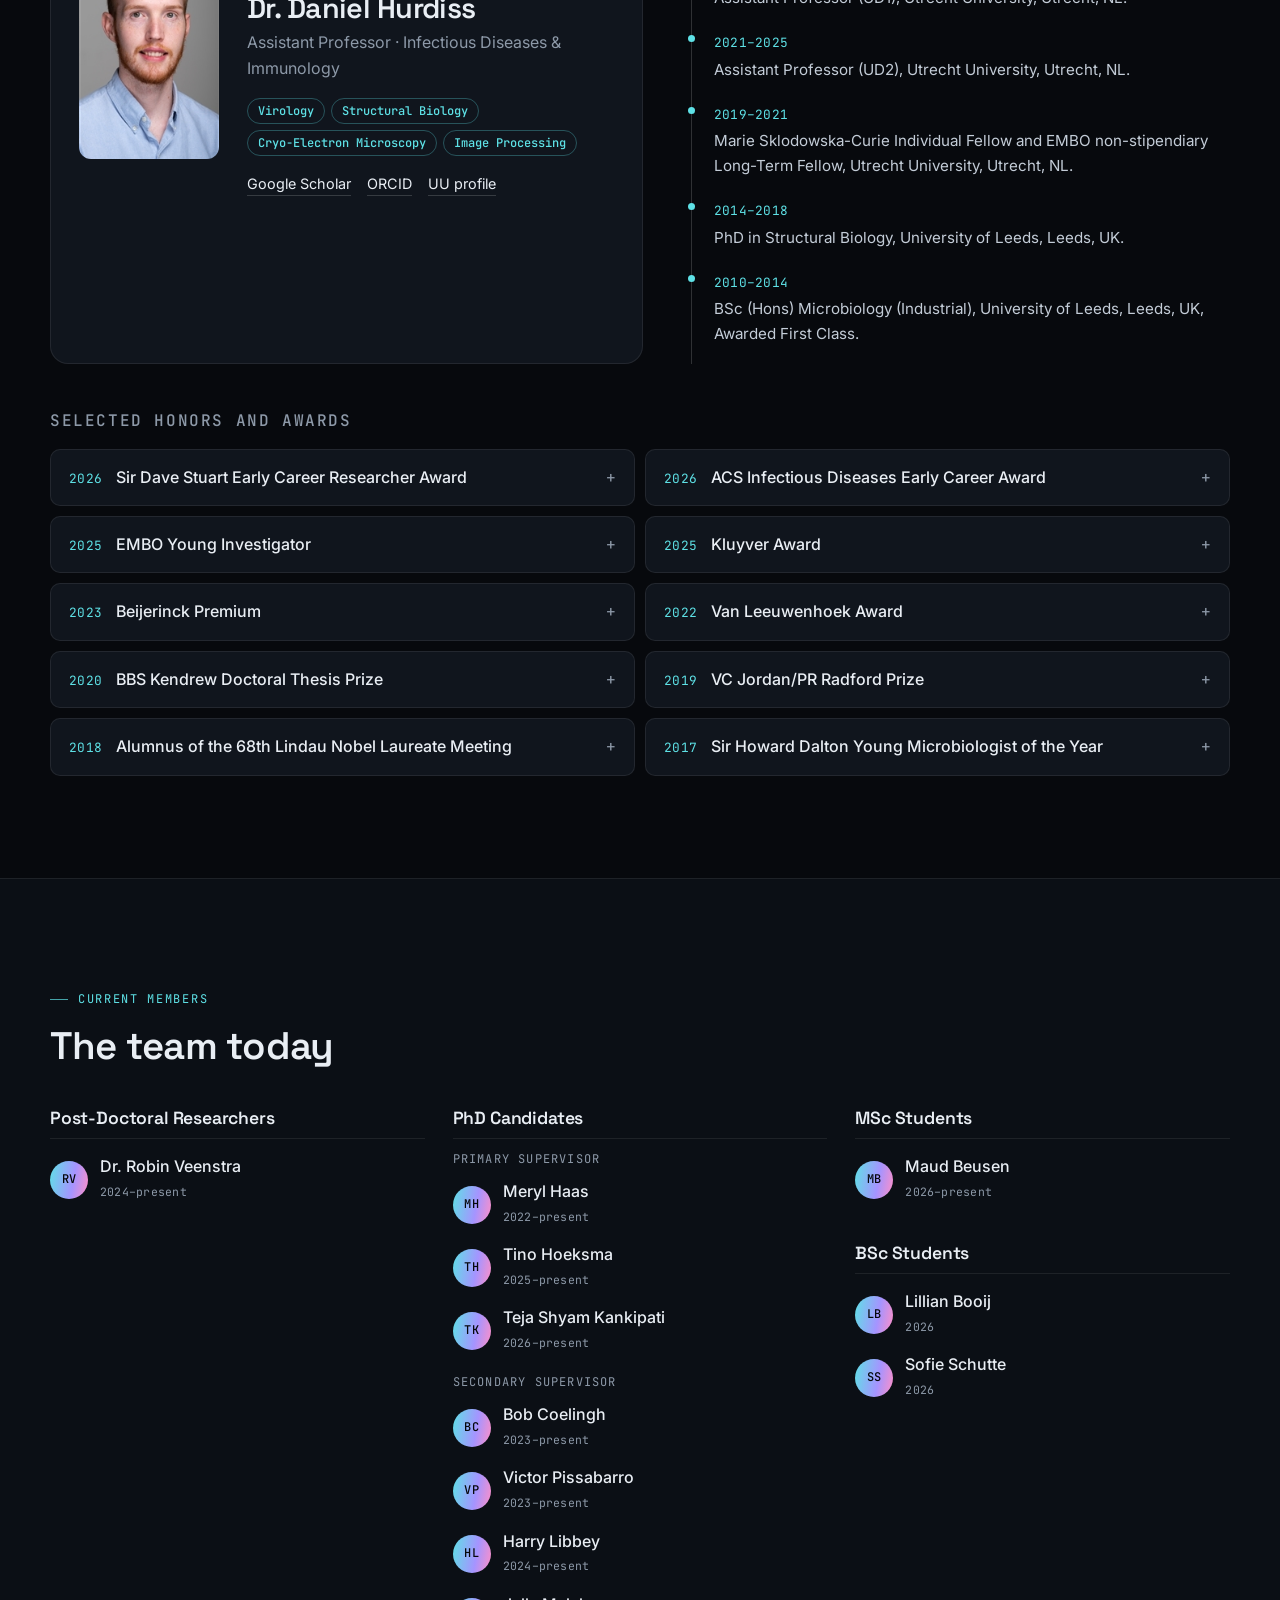
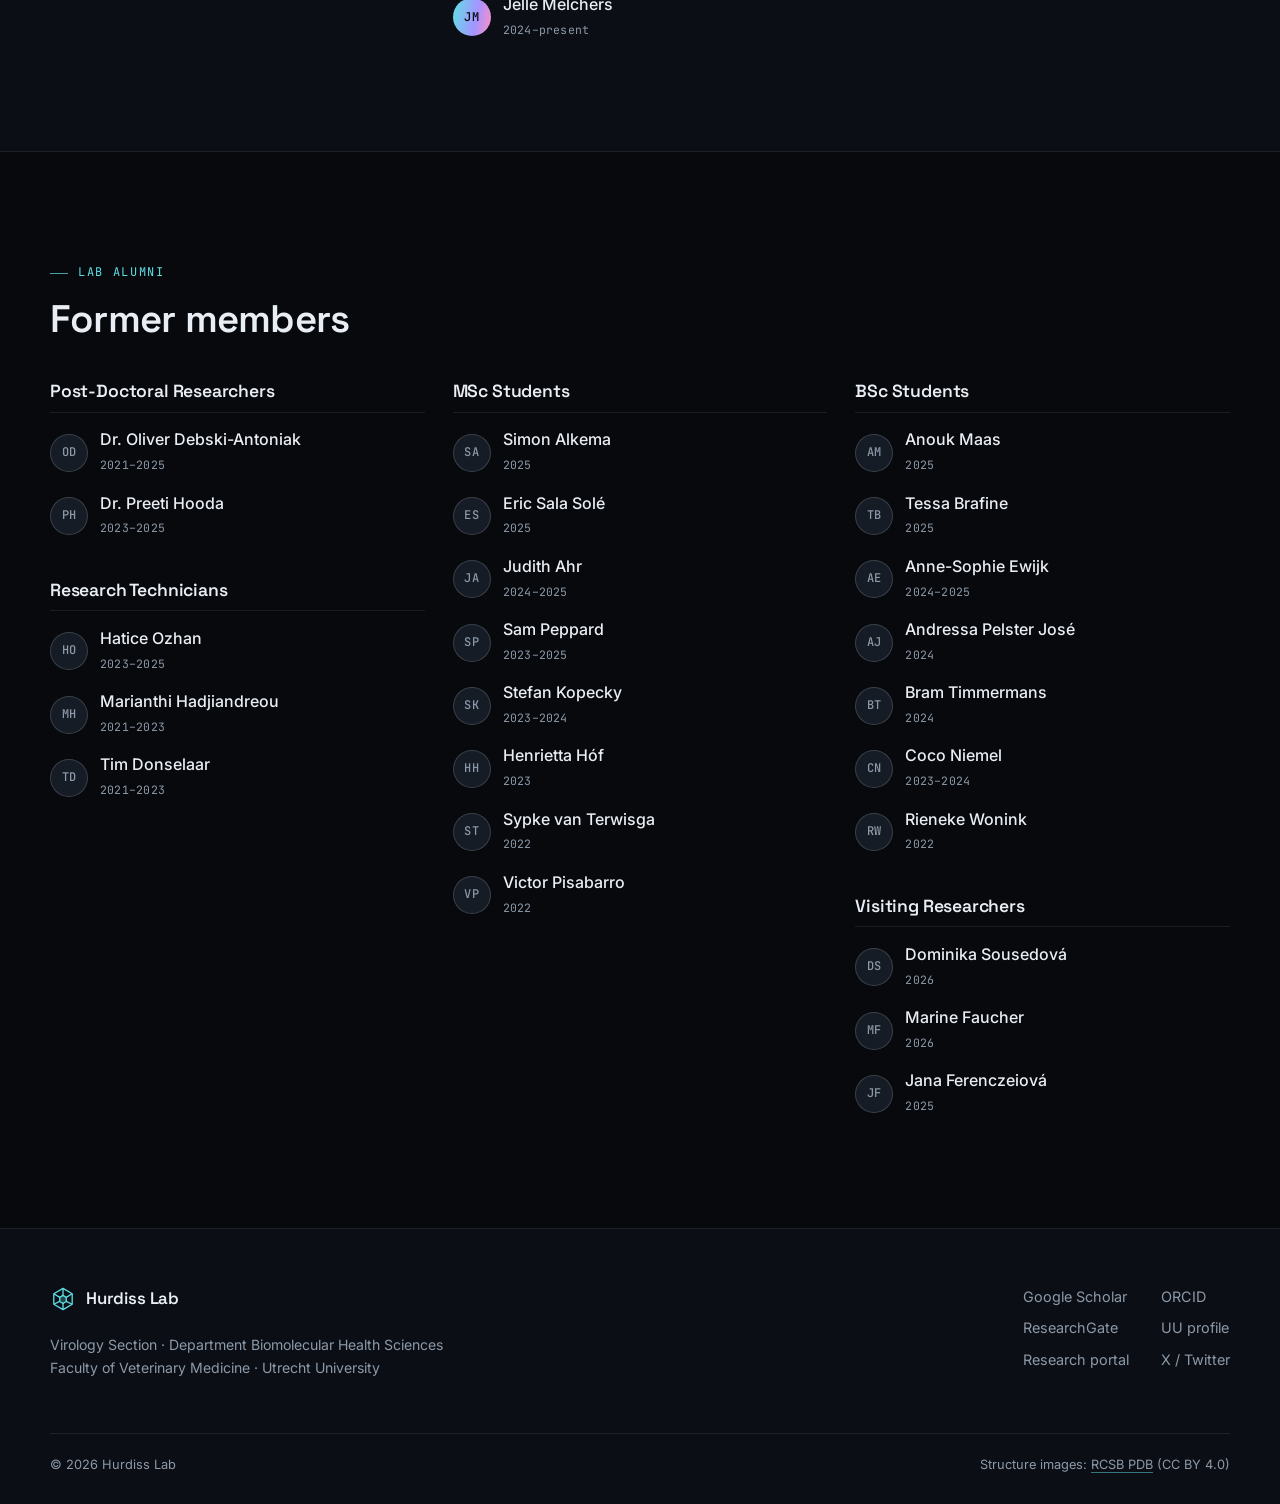
<file: people.html>
<!doctype html>
<html lang="en">
<head>
<meta charset="utf-8">
<meta name="viewport" content="width=device-width, initial-scale=1">
<title>People · Hurdiss Lab</title>
<meta name="description" content="Members and alumni of the Hurdiss Lab, Utrecht University.">
<meta property="og:title" content="People · Hurdiss Lab">
<meta property="og:description" content="Members and alumni of the Hurdiss Lab, Utrecht University.">
<meta property="og:image" content="images/structures/9r34.jpg">
<link rel="icon" href="assets/favicon.svg" type="image/svg+xml">
<link rel="preconnect" href="https://fonts.googleapis.com">
<link rel="preconnect" href="https://fonts.gstatic.com" crossorigin>
<link href="https://fonts.googleapis.com/css2?family=Inter:wght@400;500;600&family=JetBrains+Mono:wght@400;500&family=Space+Grotesk:wght@400;500;600;700&display=swap" rel="stylesheet">
<link rel="stylesheet" href="assets/css/style.css">
</head>
<body class="page-people">
<a class="skip" href="#main">Skip to content</a>
<header class="site-header">
  <div class="wrap header-inner">
    <a class="brand" href="index.html"><svg class="logo-mark" viewBox="0 0 32 32" aria-hidden="true"><g fill="none" stroke="currentColor" stroke-width="1.6" stroke-linejoin="round"><path d="M16 3 27.3 9.5v13L16 29 4.7 22.5v-13Z"/><path d="M16 3v8.5M27.3 9.5 20 14M27.3 22.5 20 19M16 29v-8.5M4.7 22.5 12 19M4.7 9.5 12 14"/><path d="M16 11.5 20 14v5l-4 2.5L12 19v-5Z" fill="currentColor" fill-opacity=".25"/></g></svg><span>Hurdiss Lab</span></a>
    <button class="nav-toggle" aria-expanded="false" aria-controls="site-nav" aria-label="Menu"><span></span><span></span></button>
    <nav id="site-nav" class="site-nav"><a href="index.html">Home</a>
<a href="research.html">Research</a>
<a href="structures.html">Structures</a>
<a href="people.html" aria-current="page">People</a>
<a href="publications.html">Publications</a>
<a href="news.html">News</a>
<a href="contact.html">Contact</a></nav>
  </div>
</header>
<main id="main">
<section class="page-hero"><div class="wrap">
<p class="eyebrow">People</p><h1>Meet the team</h1><p class="lede">Our research group is embedded within the Utrecht University <a href="https://www.uu.nl/en/organisation/faculty-of-veterinary-medicine/research/infection-immunity-and-pathology/virology" target="_blank" rel="noopener">Virology Section</a> at the Faculty of Veterinary Medicine. Together, we aim to understand viruses in detail, from their molecular biology to their ability to cross species barriers, and to translate that knowledge into vaccines, antiviral therapies, and diagnostic tools.</p></div></section>
<section class="section section-tight"><div class="wrap">
  <figure class="team-photo"><img src="images/team.jpg" alt="Group photo of the Utrecht Virology Lab"><figcaption class="mono">Utrecht Virology Lab Away Day 2026</figcaption></figure>
  <p class="team-intro">Within this environment, my team focuses on advancing the molecular understanding of viral diseases. We use cryo-electron microscopy (single-particle analysis and in situ cryo-electron tomography) combined with computational, biochemical and virological techniques to uncover how viruses function at the molecular level.</p>
</div></section>

<section class="section"><div class="wrap pi-grid">
  <div class="pi-card">
    <img src="images/portrait.jpg" alt="Daniel Hurdiss">
    <div>
      <p class="eyebrow">Principal investigator</p>
      <h2>Dr. Daniel Hurdiss</h2>
      <p class="muted">Assistant Professor · Infectious Diseases &amp; Immunology</p>
      <div class="tag-row"><span class="tag">Virology</span><span class="tag">Structural Biology</span><span class="tag">Cryo-Electron Microscopy</span><span class="tag">Image Processing</span></div>
      <div class="pi-links"><a href="https://scholar.google.com/citations?user=sUTa9fwAAAAJ&hl=en" target="_blank" rel="noopener">Google Scholar</a><a href="https://orcid.org/0000-0003-3834-5808" target="_blank" rel="noopener">ORCID</a><a href="https://www.uu.nl/staff/DLHurdiss" target="_blank" rel="noopener">UU profile</a></div>
    </div>
  </div>
  <div>
    <h3 class="subhead">Career</h3>
    <ol class="timeline"><li><span class="mono">2026–present</span><p>Assistant Professor (UD1), Utrecht University, Utrecht, NL.</p></li><li><span class="mono">2021–2025</span><p>Assistant Professor (UD2), Utrecht University, Utrecht, NL.</p></li><li><span class="mono">2019–2021</span><p>Marie Sklodowska-Curie Individual Fellow and EMBO non-stipendiary Long-Term Fellow, Utrecht University, Utrecht, NL.</p></li><li><span class="mono">2014–2018</span><p>PhD in Structural Biology, University of Leeds, Leeds, UK.</p></li><li><span class="mono">2010–2014</span><p>BSc (Hons) Microbiology (Industrial), University of Leeds, Leeds, UK, Awarded First Class.</p></li></ol>
  </div>
</div>
<div class="wrap">
  <h3 class="subhead">Selected honors and awards</h3>
  <div class="honours"><details class="honour"><summary><span class="mono">2026</span><strong>Sir Dave Stuart Early Career Researcher Award</strong></summary><p>The award of Instruct-ERIC and Thermo Fisher Scientific, a technology leader in the development of cryo-electron microscopes, recognises outstanding scientific contributions of young investigators that establish an independent career.</p></details><details class="honour"><summary><span class="mono">2026</span><strong>ACS Infectious Diseases Early Career Award</strong></summary><p>The ACS Infectious Diseases Early Career Award celebrates scientific excellence by recognizing three researchers each year who have made significant and influential contributions to infectious disease research within the first decade of their independent careers.</p></details><details class="honour"><summary><span class="mono">2025</span><strong>EMBO Young Investigator</strong></summary><p>The EMBO Young Investigator Programme supports life scientists who have been group leaders for less than four years at the time of application in setting up their laboratories. Young Investigators receive financial support for networking for four years and benefit from training opportunities, support for their lab members and mentoring.</p></details><details class="honour"><summary><span class="mono">2025</span><strong>Kluyver Award</strong></summary><p>The KNVM board makes the Albert Kluyver award available to microbiologists currently employed at Dutch institutions with an outstanding contribution to microbiology within eight years after obtaining their PhD.</p></details><details class="honour"><summary><span class="mono">2023</span><strong>Beijerinck Premium</strong></summary><p>Established in 2002, this award recognises talented researchers at the start of their careers who conduct excellent virus-oriented research and thus set an example for other young virologists. The Beijerinck Premium is awarded annually by the Royal Netherlands Academy of Arts and Sciences (KNAW). The laureate receives a cash prize of €25,000 to spend on virus-oriented research.</p></details><details class="honour"><summary><span class="mono">2022</span><strong>Van Leeuwenhoek Award</strong></summary><p>The KNVM/NVMM science committee offers the Van Leeuwenhoek Awards to young Postdocs in microbiology (5 years after obtaining your PhD) for the best publication as first, last and/or corresponding author.</p></details><details class="honour"><summary><span class="mono">2020</span><strong>BBS Kendrew Doctoral Thesis Prize</strong></summary><p>Established in 2019 by the British Biophysical Society and is awarded biennially for an outstanding PhD thesis in biophysics for which the principal work has been carried out in the UK or Ireland.</p></details><details class="honour"><summary><span class="mono">2019</span><strong>VC Jordan/PR Radford Prize</strong></summary><p>Awarded annually to the best PhD student thesis in the Astbury Centre, University of Leeds, UK.</p></details><details class="honour"><summary><span class="mono">2018</span><strong>Alumnus of the 68th Lindau Nobel Laureate Meeting</strong></summary><p>Nominated by the University of Leeds and the Royal Society and then selected by the scientific review panel of the Council for the Lindau Nobel Laureate Meeting.</p></details><details class="honour"><summary><span class="mono">2017</span><strong>Sir Howard Dalton Young Microbiologist of the Year</strong></summary><p>Microbiology Society, Nominated for the award after presenting at the annual conference in Edinburgh. Invited to present again against six other finalists and was chosen as the winner by a panel of judges.</p></details></div>
</div></section>

<section class="section section-alt"><div class="wrap">
  <div class="section-head"><p class="eyebrow">Current members</p><h2>The team today</h2></div>
  <div class="people-cols"><div class="people-group "><h3>Post-Doctoral Researchers</h3><ul class="people-list"><li class="person"><span class="avatar mono" aria-hidden="true">RV</span><span><strong>Dr. Robin Veenstra</strong><small class="mono">2024–present</small></span></li></ul></div><div class="people-group "><h3>PhD Candidates</h3><h4 class="mono">Primary Supervisor</h4><ul class="people-list"><li class="person"><span class="avatar mono" aria-hidden="true">MH</span><span><strong>Meryl Haas</strong><small class="mono">2022–present</small></span></li><li class="person"><span class="avatar mono" aria-hidden="true">TH</span><span><strong>Tino Hoeksma</strong><small class="mono">2025–present</small></span></li><li class="person"><span class="avatar mono" aria-hidden="true">TK</span><span><strong>Teja Shyam Kankipati</strong><small class="mono">2026–present</small></span></li></ul><h4 class="mono">Secondary Supervisor</h4><ul class="people-list"><li class="person"><span class="avatar mono" aria-hidden="true">BC</span><span><strong>Bob Coelingh</strong><small class="mono">2023–present</small></span></li><li class="person"><span class="avatar mono" aria-hidden="true">VP</span><span><strong>Victor Pissabarro</strong><small class="mono">2023–present</small></span></li><li class="person"><span class="avatar mono" aria-hidden="true">HL</span><span><strong>Harry Libbey</strong><small class="mono">2024–present</small></span></li><li class="person"><span class="avatar mono" aria-hidden="true">JM</span><span><strong>Jelle Melchers</strong><small class="mono">2024–present</small></span></li></ul></div><div class="people-group "><h3>MSc Students</h3><ul class="people-list"><li class="person"><span class="avatar mono" aria-hidden="true">MB</span><span><strong>Maud Beusen</strong><small class="mono">2026–present</small></span></li></ul></div><div class="people-group "><h3>BSc Students</h3><ul class="people-list"><li class="person"><span class="avatar mono" aria-hidden="true">LB</span><span><strong>Lillian Booij</strong><small class="mono">2026</small></span></li><li class="person"><span class="avatar mono" aria-hidden="true">SS</span><span><strong>Sofie Schutte</strong><small class="mono">2026</small></span></li></ul></div></div>
</div></section>

<section class="section"><div class="wrap">
  <div class="section-head"><p class="eyebrow">Lab alumni</p><h2>Former members</h2></div>
  <div class="people-cols people-cols--alumni"><div class="people-group alumni"><h3>Post-Doctoral Researchers</h3><ul class="people-list"><li class="person"><span class="avatar mono" aria-hidden="true">OD</span><span><strong>Dr. Oliver Debski-Antoniak</strong><small class="mono">2021–2025</small></span></li><li class="person"><span class="avatar mono" aria-hidden="true">PH</span><span><strong>Dr. Preeti Hooda</strong><small class="mono">2023–2025</small></span></li></ul></div><div class="people-group alumni"><h3>Research Technicians</h3><ul class="people-list"><li class="person"><span class="avatar mono" aria-hidden="true">HO</span><span><strong>Hatice Ozhan</strong><small class="mono">2023–2025</small></span></li><li class="person"><span class="avatar mono" aria-hidden="true">MH</span><span><strong>Marianthi Hadjiandreou</strong><small class="mono">2021–2023</small></span></li><li class="person"><span class="avatar mono" aria-hidden="true">TD</span><span><strong>Tim Donselaar</strong><small class="mono">2021–2023</small></span></li></ul></div><div class="people-group alumni"><h3>MSc Students</h3><ul class="people-list"><li class="person"><span class="avatar mono" aria-hidden="true">SA</span><span><strong>Simon Alkema</strong><small class="mono">2025</small></span></li><li class="person"><span class="avatar mono" aria-hidden="true">ES</span><span><strong>Eric Sala Solé</strong><small class="mono">2025</small></span></li><li class="person"><span class="avatar mono" aria-hidden="true">JA</span><span><strong>Judith Ahr</strong><small class="mono">2024–2025</small></span></li><li class="person"><span class="avatar mono" aria-hidden="true">SP</span><span><strong>Sam Peppard</strong><small class="mono">2023–2025</small></span></li><li class="person"><span class="avatar mono" aria-hidden="true">SK</span><span><strong>Stefan Kopecky</strong><small class="mono">2023–2024</small></span></li><li class="person"><span class="avatar mono" aria-hidden="true">HH</span><span><strong>Henrietta Hóf</strong><small class="mono">2023</small></span></li><li class="person"><span class="avatar mono" aria-hidden="true">ST</span><span><strong>Sypke van Terwisga</strong><small class="mono">2022</small></span></li><li class="person"><span class="avatar mono" aria-hidden="true">VP</span><span><strong>Victor Pisabarro</strong><small class="mono">2022</small></span></li></ul></div><div class="people-group alumni"><h3>BSc Students</h3><ul class="people-list"><li class="person"><span class="avatar mono" aria-hidden="true">AM</span><span><strong>Anouk Maas</strong><small class="mono">2025</small></span></li><li class="person"><span class="avatar mono" aria-hidden="true">TB</span><span><strong>Tessa Brafine</strong><small class="mono">2025</small></span></li><li class="person"><span class="avatar mono" aria-hidden="true">AE</span><span><strong>Anne-Sophie Ewijk</strong><small class="mono">2024–2025</small></span></li><li class="person"><span class="avatar mono" aria-hidden="true">AJ</span><span><strong>Andressa Pelster José</strong><small class="mono">2024</small></span></li><li class="person"><span class="avatar mono" aria-hidden="true">BT</span><span><strong>Bram Timmermans</strong><small class="mono">2024</small></span></li><li class="person"><span class="avatar mono" aria-hidden="true">CN</span><span><strong>Coco Niemel</strong><small class="mono">2023–2024</small></span></li><li class="person"><span class="avatar mono" aria-hidden="true">RW</span><span><strong>Rieneke Wonink</strong><small class="mono">2022</small></span></li></ul></div><div class="people-group alumni"><h3>Visiting Researchers</h3><ul class="people-list"><li class="person"><span class="avatar mono" aria-hidden="true">DS</span><span><strong>Dominika Sousedová</strong><small class="mono">2026</small></span></li><li class="person"><span class="avatar mono" aria-hidden="true">MF</span><span><strong>Marine Faucher</strong><small class="mono">2026</small></span></li><li class="person"><span class="avatar mono" aria-hidden="true">JF</span><span><strong>Jana Ferenczeiová</strong><small class="mono">2025</small></span></li></ul></div></div>
</div></section>

</main>
<footer class="site-footer">
  <div class="wrap footer-grid">
    <div>
      <a class="brand" href="index.html"><svg class="logo-mark" viewBox="0 0 32 32" aria-hidden="true"><g fill="none" stroke="currentColor" stroke-width="1.6" stroke-linejoin="round"><path d="M16 3 27.3 9.5v13L16 29 4.7 22.5v-13Z"/><path d="M16 3v8.5M27.3 9.5 20 14M27.3 22.5 20 19M16 29v-8.5M4.7 22.5 12 19M4.7 9.5 12 14"/><path d="M16 11.5 20 14v5l-4 2.5L12 19v-5Z" fill="currentColor" fill-opacity=".25"/></g></svg><span>Hurdiss Lab</span></a>
      <p class="muted">Virology Section · Department Biomolecular Health Sciences<br>Faculty of Veterinary Medicine · Utrecht University</p>
    </div>
    <div class="footer-links"><a href="https://scholar.google.com/citations?user=sUTa9fwAAAAJ&hl=en" target="_blank" rel="noopener">Google Scholar</a> <a href="https://orcid.org/0000-0003-3834-5808" target="_blank" rel="noopener">ORCID</a> <a href="https://www.researchgate.net/profile/Daniel_Hurdiss" target="_blank" rel="noopener">ResearchGate</a> <a href="https://www.uu.nl/staff/DLHurdiss" target="_blank" rel="noopener">UU profile</a> <a href="https://research-portal.uu.nl/en/persons/daniel-hurdiss/" target="_blank" rel="noopener">Research portal</a> <a href="https://twitter.com/danielhurdiss" target="_blank" rel="noopener">X / Twitter</a></div>
  </div>
  <div class="wrap footer-base">
    <span>© 2026 Hurdiss Lab</span>
    <span>Structure images: <a href="https://www.rcsb.org" target="_blank" rel="noopener">RCSB PDB</a> (CC BY 4.0)</span>
  </div>
</footer>
<script src="assets/js/main.js" defer></script>

</body>
</html>
</file>
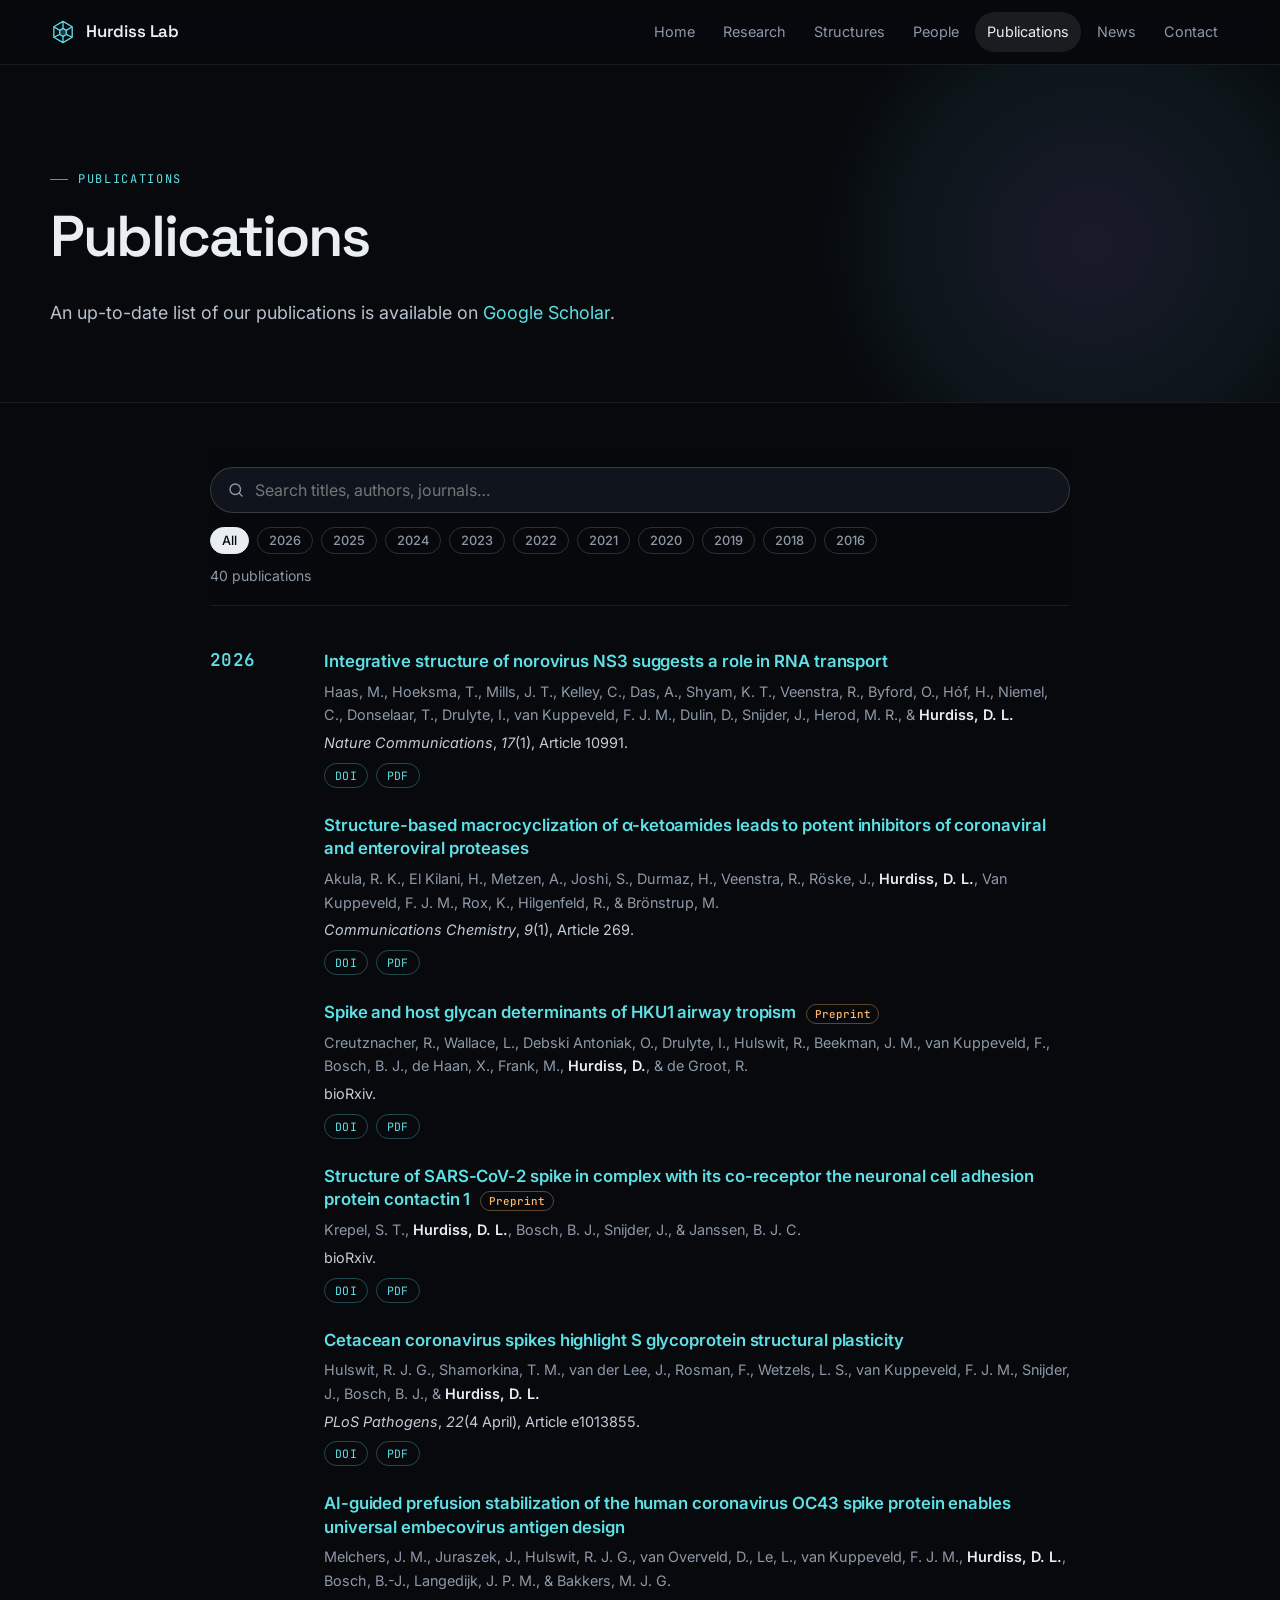
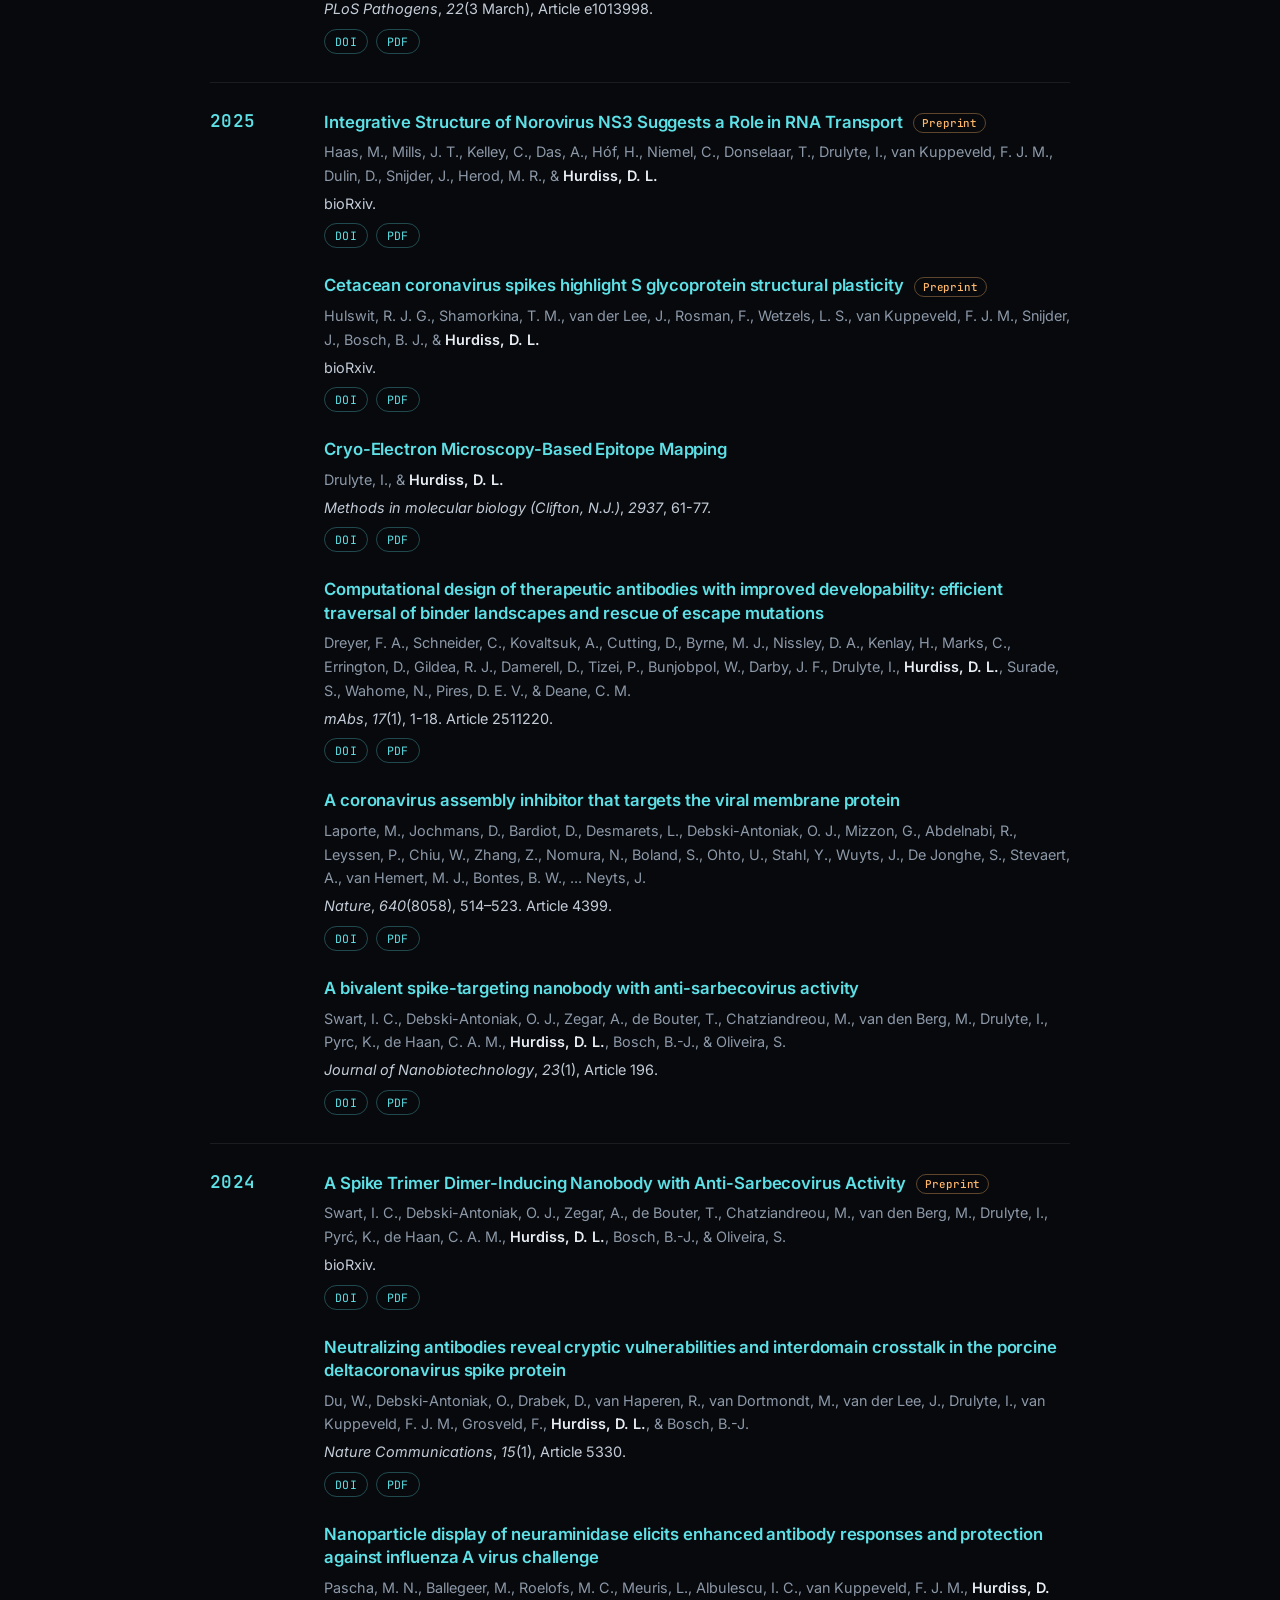
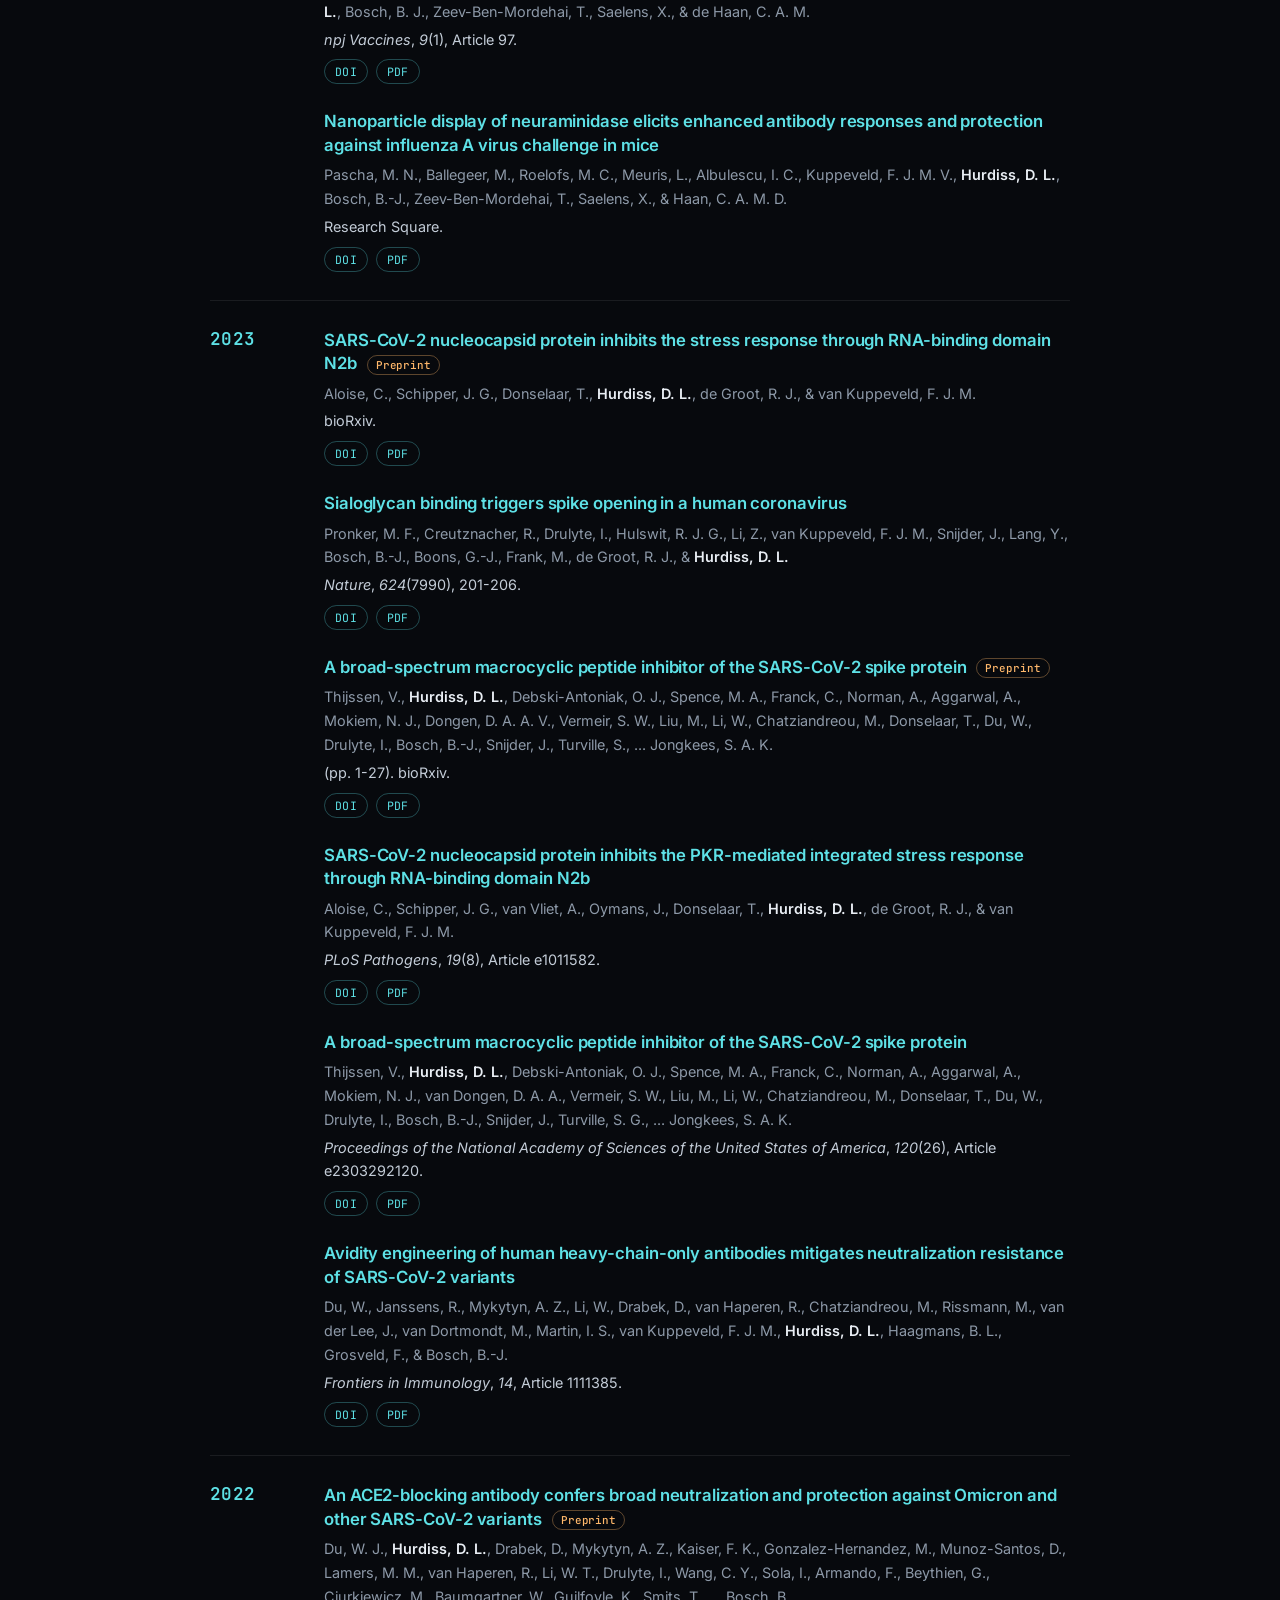
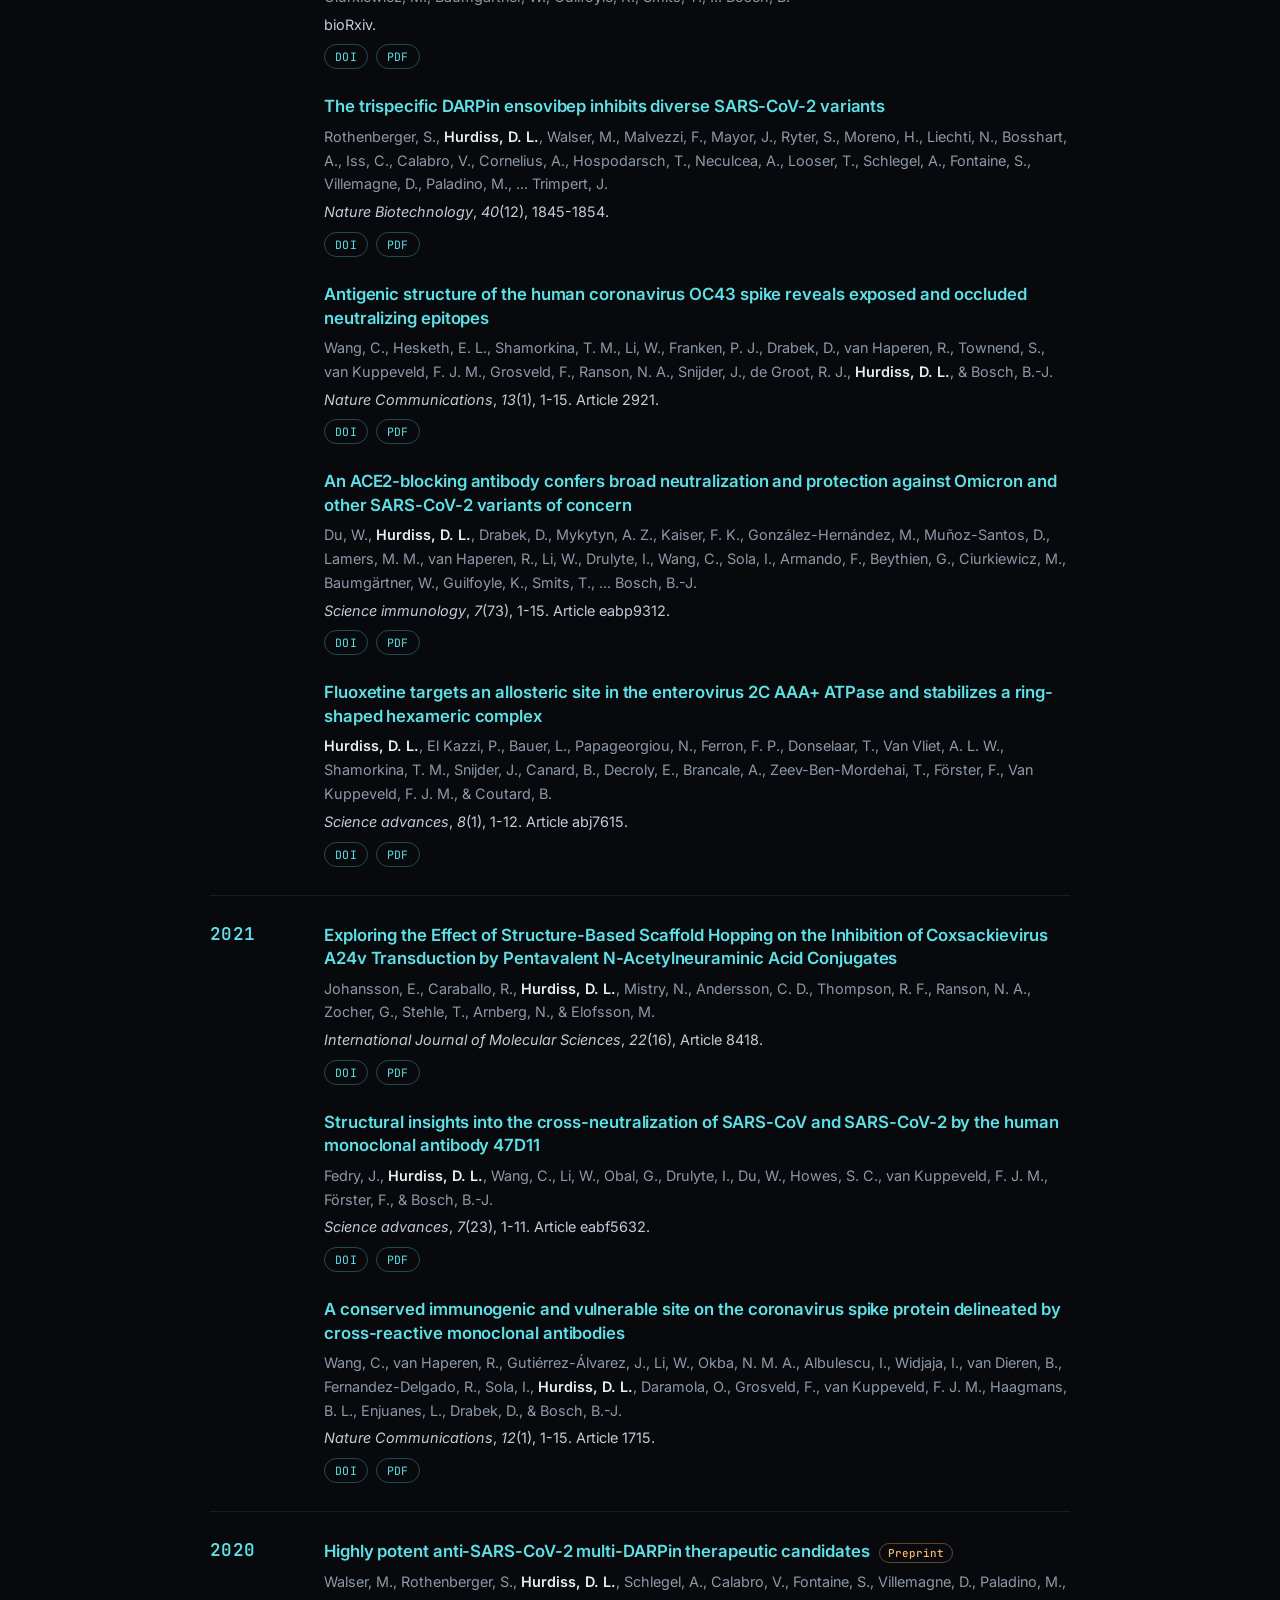
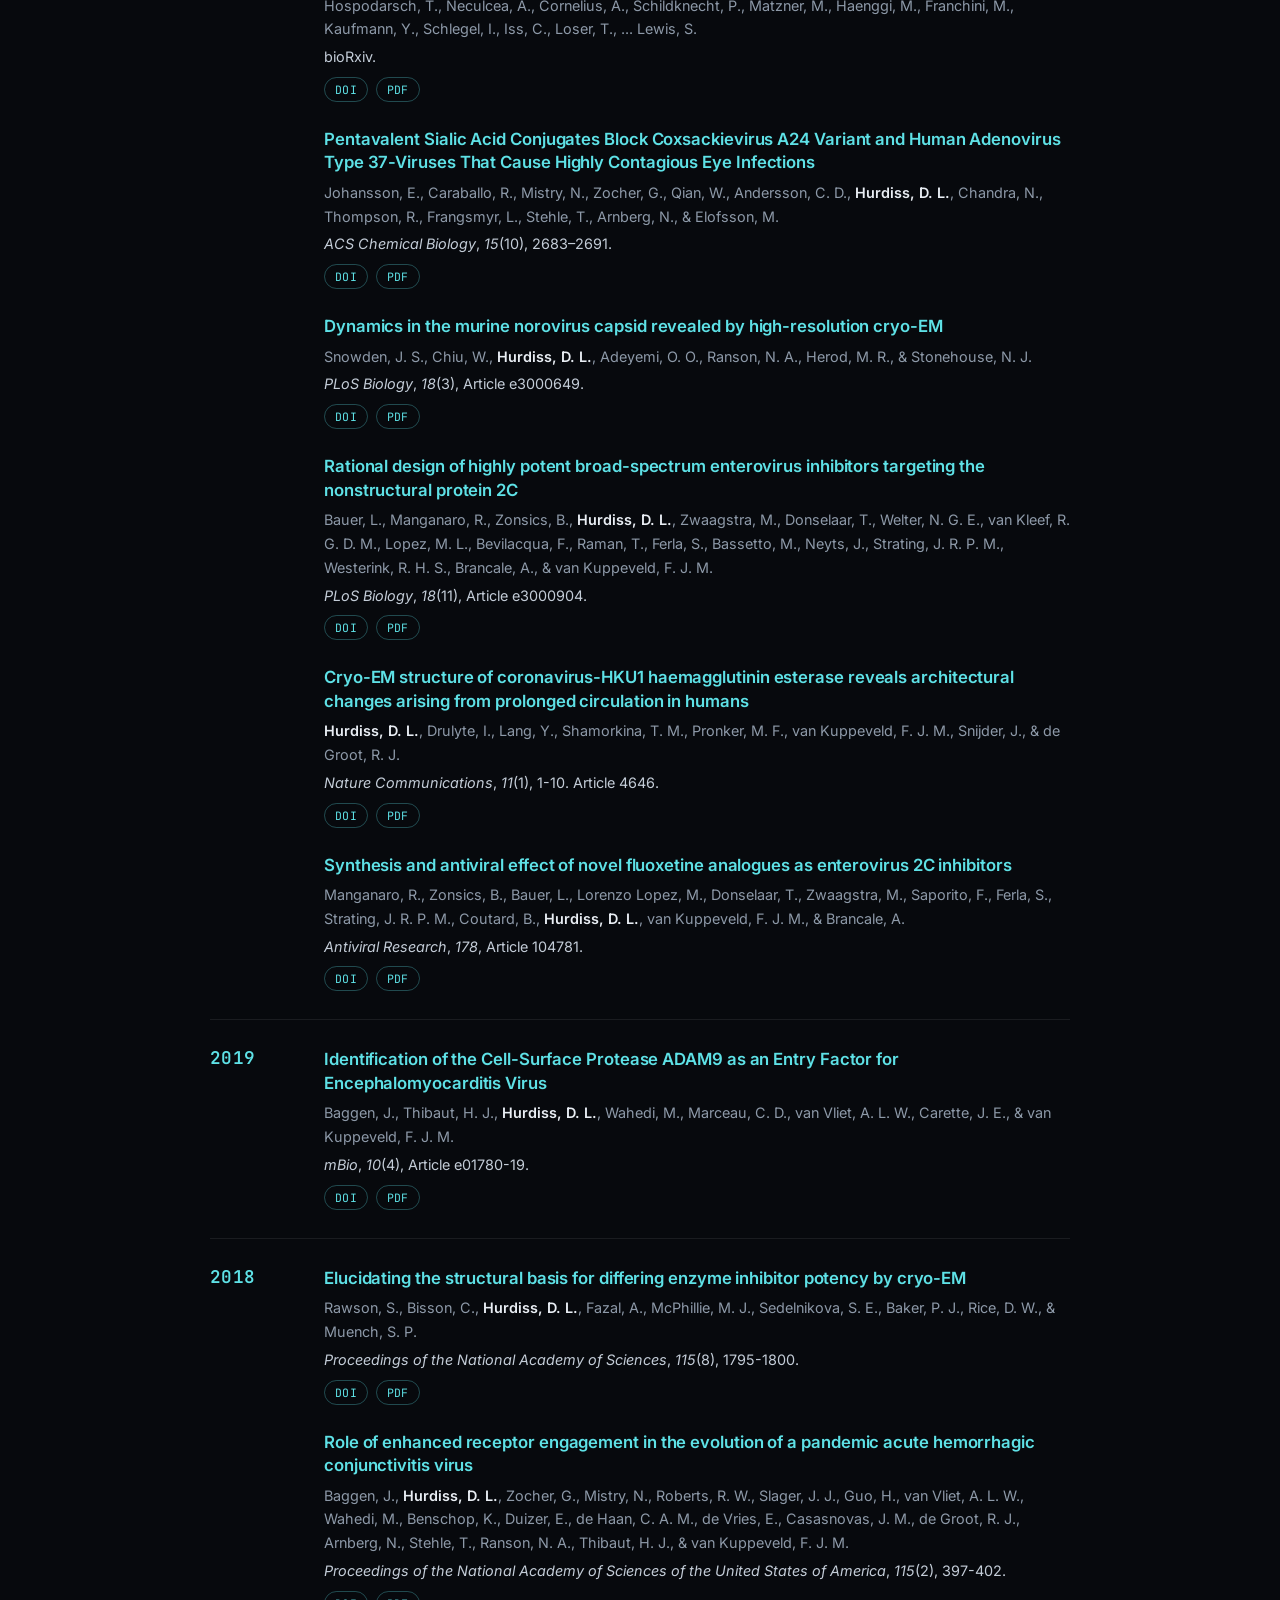
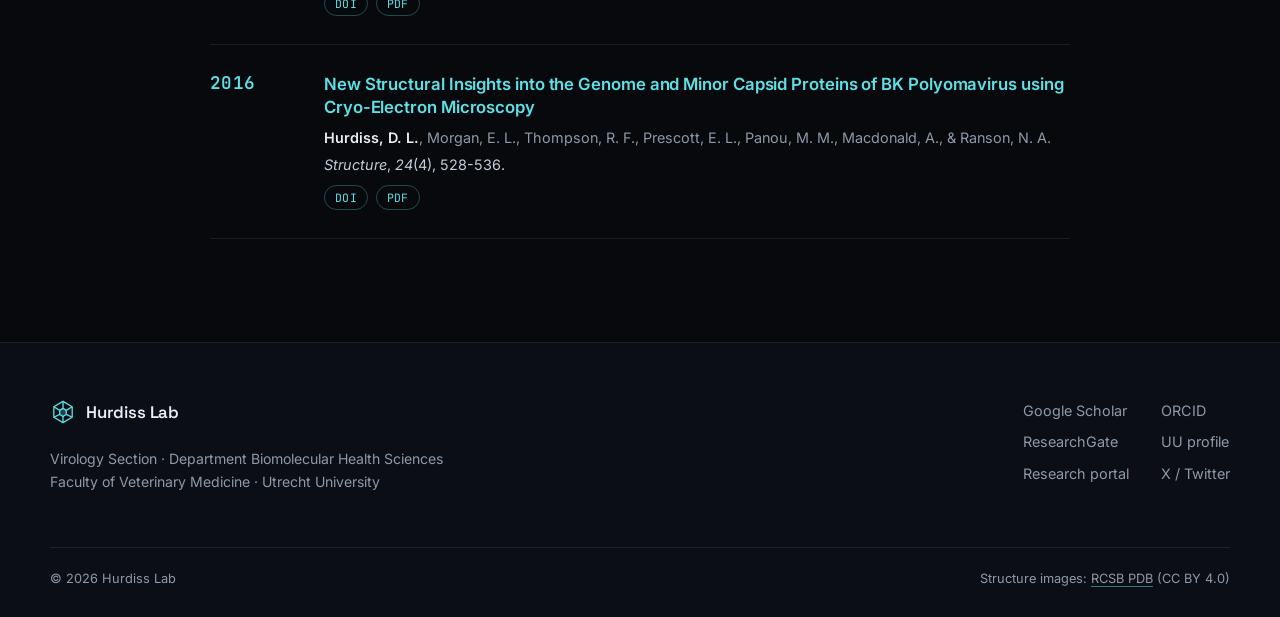
<file: publications.html>
<!doctype html>
<html lang="en">
<head>
<meta charset="utf-8">
<meta name="viewport" content="width=device-width, initial-scale=1">
<title>Publications · Hurdiss Lab</title>
<meta name="description" content="Publications of the Hurdiss Lab.">
<meta property="og:title" content="Publications · Hurdiss Lab">
<meta property="og:description" content="Publications of the Hurdiss Lab.">
<meta property="og:image" content="images/structures/9r34.jpg">
<link rel="icon" href="assets/favicon.svg" type="image/svg+xml">
<link rel="preconnect" href="https://fonts.googleapis.com">
<link rel="preconnect" href="https://fonts.gstatic.com" crossorigin>
<link href="https://fonts.googleapis.com/css2?family=Inter:wght@400;500;600&family=JetBrains+Mono:wght@400;500&family=Space+Grotesk:wght@400;500;600;700&display=swap" rel="stylesheet">
<link rel="stylesheet" href="assets/css/style.css">
</head>
<body class="page-publications">
<a class="skip" href="#main">Skip to content</a>
<header class="site-header">
  <div class="wrap header-inner">
    <a class="brand" href="index.html"><svg class="logo-mark" viewBox="0 0 32 32" aria-hidden="true"><g fill="none" stroke="currentColor" stroke-width="1.6" stroke-linejoin="round"><path d="M16 3 27.3 9.5v13L16 29 4.7 22.5v-13Z"/><path d="M16 3v8.5M27.3 9.5 20 14M27.3 22.5 20 19M16 29v-8.5M4.7 22.5 12 19M4.7 9.5 12 14"/><path d="M16 11.5 20 14v5l-4 2.5L12 19v-5Z" fill="currentColor" fill-opacity=".25"/></g></svg><span>Hurdiss Lab</span></a>
    <button class="nav-toggle" aria-expanded="false" aria-controls="site-nav" aria-label="Menu"><span></span><span></span></button>
    <nav id="site-nav" class="site-nav"><a href="index.html">Home</a>
<a href="research.html">Research</a>
<a href="structures.html">Structures</a>
<a href="people.html">People</a>
<a href="publications.html" aria-current="page">Publications</a>
<a href="news.html">News</a>
<a href="contact.html">Contact</a></nav>
  </div>
</header>
<main id="main">
<section class="page-hero"><div class="wrap">
<p class="eyebrow">Publications</p><h1>Publications</h1><p class="lede">An up-to-date list of our publications is available on <a href="https://scholar.google.com/citations?user=sUTa9fwAAAAJ&hl=en" target="_blank" rel="noopener">Google Scholar</a>.</p></div></section>
<section class="section section-tight"><div class="wrap narrow">
  <div class="pub-tools">
    <label class="search"><svg viewBox="0 0 24 24" aria-hidden="true"><circle cx="11" cy="11" r="7" fill="none" stroke="currentColor" stroke-width="1.8"/><path d="m20 20-3.5-3.5" stroke="currentColor" stroke-width="1.8" stroke-linecap="round"/></svg><input id="pub-search" type="search" placeholder="Search titles, authors, journals…" aria-label="Search publications"></label>
    <div class="filter-bar" role="toolbar" aria-label="Filter by year"><button class="chip is-active" data-year="all">All</button><button class="chip" data-year="2026">2026</button><button class="chip" data-year="2025">2025</button><button class="chip" data-year="2024">2024</button><button class="chip" data-year="2023">2023</button><button class="chip" data-year="2022">2022</button><button class="chip" data-year="2021">2021</button><button class="chip" data-year="2020">2020</button><button class="chip" data-year="2019">2019</button><button class="chip" data-year="2018">2018</button><button class="chip" data-year="2016">2016</button></div>
    <p class="muted small" id="pub-count"></p>
  </div>
  <section class="pub-year" data-year="2026"><h2 class="mono">2026</h2><ol class="pub-list"><li class="pub"><h3><a href="https://doi.org/10.1038/s41467-026-77946-7" target="_blank" rel="noopener">Integrative structure of norovirus NS3 suggests a role in RNA transport</a></h3>
<p class="pub-authors">Haas, M., Hoeksma, T., Mills, J. T., Kelley, C., Das, A., Shyam, K. T., Veenstra, R., Byford, O., Hóf, H., Niemel, C., Donselaar, T., Drulyte, I., van Kuppeveld, F. J. M., Dulin, D., Snijder, J., Herod, M. R., &amp; <strong class="me">Hurdiss, D. L.</strong></p><p class="pub-venue"><em>Nature Communications</em>, <em>17</em>(1), Article 10991.</p><div class="pub-links mono"><a href="https://doi.org/10.1038/s41467-026-77946-7" target="_blank" rel="noopener">DOI</a><a href="https://dspace.library.uu.nl/bitstreams/2e61dff1-9ad8-43e9-8c00-9dbc3e06e6dd/download" target="_blank" rel="noopener">PDF</a></div></li><li class="pub"><h3><a href="https://doi.org/10.1038/s42004-026-02151-y" target="_blank" rel="noopener">Structure-based macrocyclization of α-ketoamides leads to potent inhibitors of coronaviral and enteroviral proteases</a></h3>
<p class="pub-authors">Akula, R. K., El Kilani, H., Metzen, A., Joshi, S., Durmaz, H., Veenstra, R., Röske, J., <strong class="me">Hurdiss, D. L.</strong>, Van Kuppeveld, F. J. M., Rox, K., Hilgenfeld, R., &amp; Brönstrup, M.</p><p class="pub-venue"><em>Communications Chemistry</em>, <em>9</em>(1), Article 269.</p><div class="pub-links mono"><a href="https://doi.org/10.1038/s42004-026-02151-y" target="_blank" rel="noopener">DOI</a><a href="https://dspace.library.uu.nl/bitstreams/5403c027-cd8f-4e2c-8912-f78ea9e5efee/download" target="_blank" rel="noopener">PDF</a></div></li><li class="pub"><h3><a href="https://doi.org/10.64898/2026.08.05.741156" target="_blank" rel="noopener">Spike and host glycan determinants of HKU1 airway tropism</a> <span class="badge">Preprint</span></h3>
<p class="pub-authors">Creutznacher, R., Wallace, L., Debski Antoniak, O., Drulyte, I., Hulswit, R., Beekman, J. M., van Kuppeveld, F., Bosch, B. J., de Haan, X., Frank, M., <strong class="me">Hurdiss, D.</strong>, &amp; de Groot, R.</p><p class="pub-venue">bioRxiv.</p><div class="pub-links mono"><a href="https://doi.org/10.64898/2026.08.05.741156" target="_blank" rel="noopener">DOI</a><a href="https://dspace.library.uu.nl/bitstreams/5589d994-983d-4ee9-be08-674e64491dc0/download" target="_blank" rel="noopener">PDF</a></div></li><li class="pub"><h3><a href="https://doi.org/10.64898/2026.03.28.714969" target="_blank" rel="noopener">Structure of SARS-CoV-2 spike in complex with its co-receptor the neuronal cell adhesion protein contactin 1</a> <span class="badge">Preprint</span></h3>
<p class="pub-authors">Krepel, S. T., <strong class="me">Hurdiss, D. L.</strong>, Bosch, B. J., Snijder, J., &amp; Janssen, B. J. C.</p><p class="pub-venue">bioRxiv.</p><div class="pub-links mono"><a href="https://doi.org/10.64898/2026.03.28.714969" target="_blank" rel="noopener">DOI</a><a href="https://dspace.library.uu.nl/bitstreams/fbf642f8-3b2c-4ef0-8e06-396949c12e05/download" target="_blank" rel="noopener">PDF</a></div></li><li class="pub"><h3><a href="https://doi.org/10.1371/journal.ppat.1013855" target="_blank" rel="noopener">Cetacean coronavirus spikes highlight S glycoprotein structural plasticity</a></h3>
<p class="pub-authors">Hulswit, R. J. G., Shamorkina, T. M., van der Lee, J., Rosman, F., Wetzels, L. S., van Kuppeveld, F. J. M., Snijder, J., Bosch, B. J., &amp; <strong class="me">Hurdiss, D. L.</strong></p><p class="pub-venue"><em>PLoS Pathogens</em>, <em>22</em>(4 April), Article e1013855.</p><div class="pub-links mono"><a href="https://doi.org/10.1371/journal.ppat.1013855" target="_blank" rel="noopener">DOI</a><a href="https://dspace.library.uu.nl/bitstreams/32a524ce-94bb-4920-8862-148c818b3cdc/download" target="_blank" rel="noopener">PDF</a></div></li><li class="pub"><h3><a href="https://doi.org/10.1371/journal.ppat.1013998" target="_blank" rel="noopener">AI-guided prefusion stabilization of the human coronavirus OC43 spike protein enables universal embecovirus antigen design</a></h3>
<p class="pub-authors">Melchers, J. M., Juraszek, J., Hulswit, R. J. G., van Overveld, D., Le, L., van Kuppeveld, F. J. M., <strong class="me">Hurdiss, D. L.</strong>, Bosch, B.-J., Langedijk, J. P. M., &amp; Bakkers, M. J. G.</p><p class="pub-venue"><em>PLoS Pathogens</em>, <em>22</em>(3 March), Article e1013998.</p><div class="pub-links mono"><a href="https://doi.org/10.1371/journal.ppat.1013998" target="_blank" rel="noopener">DOI</a><a href="https://dspace.library.uu.nl/bitstreams/ec4895cb-af43-4ec8-a13b-9ea04c35ae49/download" target="_blank" rel="noopener">PDF</a></div></li></ol></section><section class="pub-year" data-year="2025"><h2 class="mono">2025</h2><ol class="pub-list"><li class="pub"><h3><a href="https://doi.org/10.1101/2025.06.17.659504" target="_blank" rel="noopener">Integrative Structure of Norovirus NS3 Suggests a Role in RNA Transport</a> <span class="badge">Preprint</span></h3>
<p class="pub-authors">Haas, M., Mills, J. T., Kelley, C., Das, A., Hóf, H., Niemel, C., Donselaar, T., Drulyte, I., van Kuppeveld, F. J. M., Dulin, D., Snijder, J., Herod, M. R., &amp; <strong class="me">Hurdiss, D. L.</strong></p><p class="pub-venue">bioRxiv.</p><div class="pub-links mono"><a href="https://doi.org/10.1101/2025.06.17.659504" target="_blank" rel="noopener">DOI</a><a href="https://dspace.library.uu.nl/bitstreams/4b23a423-3c9b-4608-9f4d-1a89b7a53048/download" target="_blank" rel="noopener">PDF</a></div></li><li class="pub"><h3><a href="https://doi.org/10.1101/2025.05.20.655071" target="_blank" rel="noopener">Cetacean coronavirus spikes highlight S glycoprotein structural plasticity</a> <span class="badge">Preprint</span></h3>
<p class="pub-authors">Hulswit, R. J. G., Shamorkina, T. M., van der Lee, J., Rosman, F., Wetzels, L. S., van Kuppeveld, F. J. M., Snijder, J., Bosch, B. J., &amp; <strong class="me">Hurdiss, D. L.</strong></p><p class="pub-venue">bioRxiv.</p><div class="pub-links mono"><a href="https://doi.org/10.1101/2025.05.20.655071" target="_blank" rel="noopener">DOI</a><a href="https://dspace.library.uu.nl/bitstreams/04b4a69b-ad53-4d74-83d5-e930ccd43d1c/download" target="_blank" rel="noopener">PDF</a></div></li><li class="pub"><h3><a href="https://doi.org/10.1007/978-1-0716-4591-8_4" target="_blank" rel="noopener">Cryo-Electron Microscopy-Based Epitope Mapping</a></h3>
<p class="pub-authors">Drulyte, I., &amp; <strong class="me">Hurdiss, D. L.</strong></p><p class="pub-venue"><em>Methods in molecular biology (Clifton, N.J.)</em>, <em>2937</em>, 61-77.</p><div class="pub-links mono"><a href="https://doi.org/10.1007/978-1-0716-4591-8_4" target="_blank" rel="noopener">DOI</a><a href="https://dspace.library.uu.nl/bitstreams/dc4b6ae7-dab4-4f9a-95dd-afb2036e31f2/download" target="_blank" rel="noopener">PDF</a></div></li><li class="pub"><h3><a href="https://doi.org/10.1080/19420862.2025.2511220" target="_blank" rel="noopener">Computational design of therapeutic antibodies with improved developability: efficient traversal of binder landscapes and rescue of escape mutations</a></h3>
<p class="pub-authors">Dreyer, F. A., Schneider, C., Kovaltsuk, A., Cutting, D., Byrne, M. J., Nissley, D. A., Kenlay, H., Marks, C., Errington, D., Gildea, R. J., Damerell, D., Tizei, P., Bunjobpol, W., Darby, J. F., Drulyte, I., <strong class="me">Hurdiss, D. L.</strong>, Surade, S., Wahome, N., Pires, D. E. V., &amp; Deane, C. M.</p><p class="pub-venue"><em>mAbs</em>, <em>17</em>(1), 1-18. Article 2511220.</p><div class="pub-links mono"><a href="https://doi.org/10.1080/19420862.2025.2511220" target="_blank" rel="noopener">DOI</a><a href="https://dspace.library.uu.nl/bitstreams/fb349e1b-bf19-4621-8b69-fd309ade2402/download" target="_blank" rel="noopener">PDF</a></div></li><li class="pub"><h3><a href="https://doi.org/10.1038/s41586-025-08773-x" target="_blank" rel="noopener">A coronavirus assembly inhibitor that targets the viral membrane protein</a></h3>
<p class="pub-authors">Laporte, M., Jochmans, D., Bardiot, D., Desmarets, L., Debski-Antoniak, O. J., Mizzon, G., Abdelnabi, R., Leyssen, P., Chiu, W., Zhang, Z., Nomura, N., Boland, S., Ohto, U., Stahl, Y., Wuyts, J., De Jonghe, S., Stevaert, A., van Hemert, M. J., Bontes, B. W., ... Neyts, J.</p><p class="pub-venue"><em>Nature</em>, <em>640</em>(8058), 514–523. Article 4399.</p><div class="pub-links mono"><a href="https://doi.org/10.1038/s41586-025-08773-x" target="_blank" rel="noopener">DOI</a><a href="https://dspace.library.uu.nl/bitstreams/c5aeab93-1ce8-413c-8ec4-c0f911a42af8/download" target="_blank" rel="noopener">PDF</a></div></li><li class="pub"><h3><a href="https://doi.org/10.1186/s12951-025-03243-y" target="_blank" rel="noopener">A bivalent spike-targeting nanobody with anti-sarbecovirus activity</a></h3>
<p class="pub-authors">Swart, I. C., Debski-Antoniak, O. J., Zegar, A., de Bouter, T., Chatziandreou, M., van den Berg, M., Drulyte, I., Pyrc, K., de Haan, C. A. M., <strong class="me">Hurdiss, D. L.</strong>, Bosch, B.-J., &amp; Oliveira, S.</p><p class="pub-venue"><em>Journal of Nanobiotechnology</em>, <em>23</em>(1), Article 196.</p><div class="pub-links mono"><a href="https://doi.org/10.1186/s12951-025-03243-y" target="_blank" rel="noopener">DOI</a><a href="https://dspace.library.uu.nl/bitstreams/90760393-ec1b-4e34-9ec9-11171361159a/download" target="_blank" rel="noopener">PDF</a></div></li></ol></section><section class="pub-year" data-year="2024"><h2 class="mono">2024</h2><ol class="pub-list"><li class="pub"><h3><a href="https://doi.org/10.1101/2024.06.19.598823" target="_blank" rel="noopener">A Spike Trimer Dimer-Inducing Nanobody with Anti-Sarbecovirus Activity</a> <span class="badge">Preprint</span></h3>
<p class="pub-authors">Swart, I. C., Debski-Antoniak, O. J., Zegar, A., de Bouter, T., Chatziandreou, M., van den Berg, M., Drulyte, I., Pyrć, K., de Haan, C. A. M., <strong class="me">Hurdiss, D. L.</strong>, Bosch, B.-J., &amp; Oliveira, S.</p><p class="pub-venue">bioRxiv.</p><div class="pub-links mono"><a href="https://doi.org/10.1101/2024.06.19.598823" target="_blank" rel="noopener">DOI</a><a href="https://dspace.library.uu.nl/bitstreams/6724d257-a1d7-4bbd-9309-a3a3e24d67eb/download" target="_blank" rel="noopener">PDF</a></div></li><li class="pub"><h3><a href="https://doi.org/10.1038/s41467-024-49693-0" target="_blank" rel="noopener">Neutralizing antibodies reveal cryptic vulnerabilities and interdomain crosstalk in the porcine deltacoronavirus spike protein</a></h3>
<p class="pub-authors">Du, W., Debski-Antoniak, O., Drabek, D., van Haperen, R., van Dortmondt, M., van der Lee, J., Drulyte, I., van Kuppeveld, F. J. M., Grosveld, F., <strong class="me">Hurdiss, D. L.</strong>, &amp; Bosch, B.-J.</p><p class="pub-venue"><em>Nature Communications</em>, <em>15</em>(1), Article 5330.</p><div class="pub-links mono"><a href="https://doi.org/10.1038/s41467-024-49693-0" target="_blank" rel="noopener">DOI</a><a href="https://dspace.library.uu.nl/bitstreams/60a4aae7-8cae-4fd3-9209-d50d0b148d23/download" target="_blank" rel="noopener">PDF</a></div></li><li class="pub"><h3><a href="https://doi.org/10.1038/s41541-024-00891-3" target="_blank" rel="noopener">Nanoparticle display of neuraminidase elicits enhanced antibody responses and protection against influenza A virus challenge</a></h3>
<p class="pub-authors">Pascha, M. N., Ballegeer, M., Roelofs, M. C., Meuris, L., Albulescu, I. C., van Kuppeveld, F. J. M., <strong class="me">Hurdiss, D. L.</strong>, Bosch, B. J., Zeev-Ben-Mordehai, T., Saelens, X., &amp; de Haan, C. A. M.</p><p class="pub-venue"><em>npj Vaccines</em>, <em>9</em>(1), Article 97.</p><div class="pub-links mono"><a href="https://doi.org/10.1038/s41541-024-00891-3" target="_blank" rel="noopener">DOI</a><a href="https://dspace.library.uu.nl/bitstreams/6cf71631-111c-45df-82aa-ba36b4399716/download" target="_blank" rel="noopener">PDF</a></div></li><li class="pub"><h3><a href="https://doi.org/10.21203/rs.3.rs-3579434/v1" target="_blank" rel="noopener">Nanoparticle display of neuraminidase elicits enhanced antibody responses and protection against influenza A virus challenge in mice</a></h3>
<p class="pub-authors">Pascha, M. N., Ballegeer, M., Roelofs, M. C., Meuris, L., Albulescu, I. C., Kuppeveld, F. J. M. V., <strong class="me">Hurdiss, D. L.</strong>, Bosch, B.-J., Zeev-Ben-Mordehai, T., Saelens, X., &amp; Haan, C. A. M. D.</p><p class="pub-venue">Research Square.</p><div class="pub-links mono"><a href="https://doi.org/10.21203/rs.3.rs-3579434/v1" target="_blank" rel="noopener">DOI</a><a href="https://dspace.library.uu.nl/bitstreams/56c3e063-e9dd-4df7-a39b-f7f0dea22366/download" target="_blank" rel="noopener">PDF</a></div></li></ol></section><section class="pub-year" data-year="2023"><h2 class="mono">2023</h2><ol class="pub-list"><li class="pub"><h3><a href="https://doi.org/10.1101/2022.09.02.506332" target="_blank" rel="noopener">SARS-CoV-2 nucleocapsid protein inhibits the stress response through RNA-binding domain N2b</a> <span class="badge">Preprint</span></h3>
<p class="pub-authors">Aloise, C., Schipper, J. G., Donselaar, T., <strong class="me">Hurdiss, D. L.</strong>, de Groot, R. J., &amp; van Kuppeveld, F. J. M.</p><p class="pub-venue">bioRxiv.</p><div class="pub-links mono"><a href="https://doi.org/10.1101/2022.09.02.506332" target="_blank" rel="noopener">DOI</a><a href="https://dspace.library.uu.nl/bitstreams/65e185a8-910c-477f-a9af-8274dd51a55f/download" target="_blank" rel="noopener">PDF</a></div></li><li class="pub"><h3><a href="https://doi.org/10.1038/s41586-023-06599-z" target="_blank" rel="noopener">Sialoglycan binding triggers spike opening in a human coronavirus</a></h3>
<p class="pub-authors">Pronker, M. F., Creutznacher, R., Drulyte, I., Hulswit, R. J. G., Li, Z., van Kuppeveld, F. J. M., Snijder, J., Lang, Y., Bosch, B.-J., Boons, G.-J., Frank, M., de Groot, R. J., &amp; <strong class="me">Hurdiss, D. L.</strong></p><p class="pub-venue"><em>Nature</em>, <em>624</em>(7990), 201-206.</p><div class="pub-links mono"><a href="https://doi.org/10.1038/s41586-023-06599-z" target="_blank" rel="noopener">DOI</a><a href="https://dspace.library.uu.nl/bitstreams/19d1328a-b740-478f-bc03-6f6cb4e6c54e/download" target="_blank" rel="noopener">PDF</a></div></li><li class="pub"><h3><a href="https://doi.org/10.1101/2022.11.11.516114" target="_blank" rel="noopener">A broad-spectrum macrocyclic peptide inhibitor of the SARS-CoV-2 spike protein</a> <span class="badge">Preprint</span></h3>
<p class="pub-authors">Thijssen, V., <strong class="me">Hurdiss, D. L.</strong>, Debski-Antoniak, O. J., Spence, M. A., Franck, C., Norman, A., Aggarwal, A., Mokiem, N. J., Dongen, D. A. A. V., Vermeir, S. W., Liu, M., Li, W., Chatziandreou, M., Donselaar, T., Du, W., Drulyte, I., Bosch, B.-J., Snijder, J., Turville, S., ... Jongkees, S. A. K.</p><p class="pub-venue">(pp. 1-27). bioRxiv.</p><div class="pub-links mono"><a href="https://doi.org/10.1101/2022.11.11.516114" target="_blank" rel="noopener">DOI</a><a href="https://dspace.library.uu.nl/bitstreams/00b65eaa-ba70-420a-930d-0246c48d2154/download" target="_blank" rel="noopener">PDF</a></div></li><li class="pub"><h3><a href="https://doi.org/10.1371/journal.ppat.1011582" target="_blank" rel="noopener">SARS-CoV-2 nucleocapsid protein inhibits the PKR-mediated integrated stress response through RNA-binding domain N2b</a></h3>
<p class="pub-authors">Aloise, C., Schipper, J. G., van Vliet, A., Oymans, J., Donselaar, T., <strong class="me">Hurdiss, D. L.</strong>, de Groot, R. J., &amp; van Kuppeveld, F. J. M.</p><p class="pub-venue"><em>PLoS Pathogens</em>, <em>19</em>(8), Article e1011582.</p><div class="pub-links mono"><a href="https://doi.org/10.1371/journal.ppat.1011582" target="_blank" rel="noopener">DOI</a><a href="https://dspace.library.uu.nl/bitstreams/7ed09065-9c20-4f63-9a29-faa62cb502ca/download" target="_blank" rel="noopener">PDF</a></div></li><li class="pub"><h3><a href="https://doi.org/10.1073/pnas.2303292120" target="_blank" rel="noopener">A broad-spectrum macrocyclic peptide inhibitor of the SARS-CoV-2 spike protein</a></h3>
<p class="pub-authors">Thijssen, V., <strong class="me">Hurdiss, D. L.</strong>, Debski-Antoniak, O. J., Spence, M. A., Franck, C., Norman, A., Aggarwal, A., Mokiem, N. J., van Dongen, D. A. A., Vermeir, S. W., Liu, M., Li, W., Chatziandreou, M., Donselaar, T., Du, W., Drulyte, I., Bosch, B.-J., Snijder, J., Turville, S. G., ... Jongkees, S. A. K.</p><p class="pub-venue"><em>Proceedings of the National Academy of Sciences of the United States of America</em>, <em>120</em>(26), Article e2303292120.</p><div class="pub-links mono"><a href="https://doi.org/10.1073/pnas.2303292120" target="_blank" rel="noopener">DOI</a><a href="https://dspace.library.uu.nl/bitstreams/3e698f15-bdbd-4423-821a-714a19f80f2e/download" target="_blank" rel="noopener">PDF</a></div></li><li class="pub"><h3><a href="https://doi.org/10.3389/fimmu.2023.1111385" target="_blank" rel="noopener">Avidity engineering of human heavy-chain-only antibodies mitigates neutralization resistance of SARS-CoV-2 variants</a></h3>
<p class="pub-authors">Du, W., Janssens, R., Mykytyn, A. Z., Li, W., Drabek, D., van Haperen, R., Chatziandreou, M., Rissmann, M., van der Lee, J., van Dortmondt, M., Martin, I. S., van Kuppeveld, F. J. M., <strong class="me">Hurdiss, D. L.</strong>, Haagmans, B. L., Grosveld, F., &amp; Bosch, B.-J.</p><p class="pub-venue"><em>Frontiers in Immunology</em>, <em>14</em>, Article 1111385.</p><div class="pub-links mono"><a href="https://doi.org/10.3389/fimmu.2023.1111385" target="_blank" rel="noopener">DOI</a><a href="https://dspace.library.uu.nl/bitstreams/41e0b7ab-a70b-44a3-96a1-c752c607d3d7/download" target="_blank" rel="noopener">PDF</a></div></li></ol></section><section class="pub-year" data-year="2022"><h2 class="mono">2022</h2><ol class="pub-list"><li class="pub"><h3><a href="https://doi.org/10.1101/2022.02.17.480751" target="_blank" rel="noopener">An ACE2-blocking antibody confers broad neutralization and protection against Omicron and other SARS-CoV-2 variants</a> <span class="badge">Preprint</span></h3>
<p class="pub-authors">Du, W. J., <strong class="me">Hurdiss, D. L.</strong>, Drabek, D., Mykytyn, A. Z., Kaiser, F. K., Gonzalez-Hernandez, M., Munoz-Santos, D., Lamers, M. M., van Haperen, R., Li, W. T., Drulyte, I., Wang, C. Y., Sola, I., Armando, F., Beythien, G., Ciurkiewicz, M., Baumgartner, W., Guilfoyle, K., Smits, T., ... Bosch, B.</p><p class="pub-venue">bioRxiv.</p><div class="pub-links mono"><a href="https://doi.org/10.1101/2022.02.17.480751" target="_blank" rel="noopener">DOI</a><a href="https://dspace.library.uu.nl/bitstreams/6be34222-a59b-404a-a312-90526286f503/download" target="_blank" rel="noopener">PDF</a></div></li><li class="pub"><h3><a href="https://doi.org/10.1038/s41587-022-01382-3" target="_blank" rel="noopener">The trispecific DARPin ensovibep inhibits diverse SARS-CoV-2 variants</a></h3>
<p class="pub-authors">Rothenberger, S., <strong class="me">Hurdiss, D. L.</strong>, Walser, M., Malvezzi, F., Mayor, J., Ryter, S., Moreno, H., Liechti, N., Bosshart, A., Iss, C., Calabro, V., Cornelius, A., Hospodarsch, T., Neculcea, A., Looser, T., Schlegel, A., Fontaine, S., Villemagne, D., Paladino, M., ... Trimpert, J.</p><p class="pub-venue"><em>Nature Biotechnology</em>, <em>40</em>(12), 1845-1854.</p><div class="pub-links mono"><a href="https://doi.org/10.1038/s41587-022-01382-3" target="_blank" rel="noopener">DOI</a><a href="https://dspace.library.uu.nl/bitstreams/b8a1b182-d8f2-44f2-8496-2640fc69cedc/download" target="_blank" rel="noopener">PDF</a></div></li><li class="pub"><h3><a href="https://doi.org/10.1038/s41467-022-30658-0" target="_blank" rel="noopener">Antigenic structure of the human coronavirus OC43 spike reveals exposed and occluded neutralizing epitopes</a></h3>
<p class="pub-authors">Wang, C., Hesketh, E. L., Shamorkina, T. M., Li, W., Franken, P. J., Drabek, D., van Haperen, R., Townend, S., van Kuppeveld, F. J. M., Grosveld, F., Ranson, N. A., Snijder, J., de Groot, R. J., <strong class="me">Hurdiss, D. L.</strong>, &amp; Bosch, B.-J.</p><p class="pub-venue"><em>Nature Communications</em>, <em>13</em>(1), 1-15. Article 2921.</p><div class="pub-links mono"><a href="https://doi.org/10.1038/s41467-022-30658-0" target="_blank" rel="noopener">DOI</a><a href="https://dspace.library.uu.nl/bitstreams/726d922e-2eaf-4fa1-bea1-ccb8327460c8/download" target="_blank" rel="noopener">PDF</a></div></li><li class="pub"><h3><a href="https://doi.org/10.1126/sciimmunol.abp9312" target="_blank" rel="noopener">An ACE2-blocking antibody confers broad neutralization and protection against Omicron and other SARS-CoV-2 variants of concern</a></h3>
<p class="pub-authors">Du, W., <strong class="me">Hurdiss, D. L.</strong>, Drabek, D., Mykytyn, A. Z., Kaiser, F. K., González-Hernández, M., Muñoz-Santos, D., Lamers, M. M., van Haperen, R., Li, W., Drulyte, I., Wang, C., Sola, I., Armando, F., Beythien, G., Ciurkiewicz, M., Baumgärtner, W., Guilfoyle, K., Smits, T., ... Bosch, B.-J.</p><p class="pub-venue"><em>Science immunology</em>, <em>7</em>(73), 1-15. Article eabp9312.</p><div class="pub-links mono"><a href="https://doi.org/10.1126/sciimmunol.abp9312" target="_blank" rel="noopener">DOI</a><a href="https://dspace.library.uu.nl/bitstreams/3b9ad7b0-7038-4822-a185-c4917cf7d7e3/download" target="_blank" rel="noopener">PDF</a></div></li><li class="pub"><h3><a href="https://doi.org/10.1126/sciadv.abj7615" target="_blank" rel="noopener">Fluoxetine targets an allosteric site in the enterovirus 2C AAA+ ATPase and stabilizes a ring-shaped hexameric complex</a></h3>
<p class="pub-authors"><strong class="me">Hurdiss, D. L.</strong>, El Kazzi, P., Bauer, L., Papageorgiou, N., Ferron, F. P., Donselaar, T., Van Vliet, A. L. W., Shamorkina, T. M., Snijder, J., Canard, B., Decroly, E., Brancale, A., Zeev-Ben-Mordehai, T., Förster, F., Van Kuppeveld, F. J. M., &amp; Coutard, B.</p><p class="pub-venue"><em>Science advances</em>, <em>8</em>(1), 1-12. Article abj7615.</p><div class="pub-links mono"><a href="https://doi.org/10.1126/sciadv.abj7615" target="_blank" rel="noopener">DOI</a><a href="https://dspace.library.uu.nl/bitstreams/c538288e-2bae-4ed0-8821-6b72542eed96/download" target="_blank" rel="noopener">PDF</a></div></li></ol></section><section class="pub-year" data-year="2021"><h2 class="mono">2021</h2><ol class="pub-list"><li class="pub"><h3><a href="https://doi.org/10.3390/IJMS22168418" target="_blank" rel="noopener">Exploring the Effect of Structure-Based Scaffold Hopping on the Inhibition of Coxsackievirus A24v Transduction by Pentavalent N-Acetylneuraminic Acid Conjugates</a></h3>
<p class="pub-authors">Johansson, E., Caraballo, R., <strong class="me">Hurdiss, D. L.</strong>, Mistry, N., Andersson, C. D., Thompson, R. F., Ranson, N. A., Zocher, G., Stehle, T., Arnberg, N., &amp; Elofsson, M.</p><p class="pub-venue"><em>International Journal of Molecular Sciences</em>, <em>22</em>(16), Article 8418.</p><div class="pub-links mono"><a href="https://doi.org/10.3390/IJMS22168418" target="_blank" rel="noopener">DOI</a><a href="https://dspace.library.uu.nl/bitstreams/737990e2-d222-453a-9314-be8f47ce779d/download" target="_blank" rel="noopener">PDF</a></div></li><li class="pub"><h3><a href="https://doi.org/10.1126/sciadv.abf5632" target="_blank" rel="noopener">Structural insights into the cross-neutralization of SARS-CoV and SARS-CoV-2 by the human monoclonal antibody 47D11</a></h3>
<p class="pub-authors">Fedry, J., <strong class="me">Hurdiss, D. L.</strong>, Wang, C., Li, W., Obal, G., Drulyte, I., Du, W., Howes, S. C., van Kuppeveld, F. J. M., Förster, F., &amp; Bosch, B.-J.</p><p class="pub-venue"><em>Science advances</em>, <em>7</em>(23), 1-11. Article eabf5632.</p><div class="pub-links mono"><a href="https://doi.org/10.1126/sciadv.abf5632" target="_blank" rel="noopener">DOI</a><a href="https://dspace.library.uu.nl/bitstreams/eee9a013-acbb-4630-8d53-a97696e543b7/download" target="_blank" rel="noopener">PDF</a></div></li><li class="pub"><h3><a href="https://doi.org/10.1038/s41467-021-21968-w" target="_blank" rel="noopener">A conserved immunogenic and vulnerable site on the coronavirus spike protein delineated by cross-reactive monoclonal antibodies</a></h3>
<p class="pub-authors">Wang, C., van Haperen, R., Gutiérrez-Álvarez, J., Li, W., Okba, N. M. A., Albulescu, I., Widjaja, I., van Dieren, B., Fernandez-Delgado, R., Sola, I., <strong class="me">Hurdiss, D. L.</strong>, Daramola, O., Grosveld, F., van Kuppeveld, F. J. M., Haagmans, B. L., Enjuanes, L., Drabek, D., &amp; Bosch, B.-J.</p><p class="pub-venue"><em>Nature Communications</em>, <em>12</em>(1), 1-15. Article 1715.</p><div class="pub-links mono"><a href="https://doi.org/10.1038/s41467-021-21968-w" target="_blank" rel="noopener">DOI</a><a href="https://dspace.library.uu.nl/bitstreams/269a0834-10b0-4fd8-9a72-55a181dc546d/download" target="_blank" rel="noopener">PDF</a></div></li></ol></section><section class="pub-year" data-year="2020"><h2 class="mono">2020</h2><ol class="pub-list"><li class="pub"><h3><a href="https://doi.org/10.1101/2020.08.25.256339" target="_blank" rel="noopener">Highly potent anti-SARS-CoV-2 multi-DARPin therapeutic candidates</a> <span class="badge">Preprint</span></h3>
<p class="pub-authors">Walser, M., Rothenberger, S., <strong class="me">Hurdiss, D. L.</strong>, Schlegel, A., Calabro, V., Fontaine, S., Villemagne, D., Paladino, M., Hospodarsch, T., Neculcea, A., Cornelius, A., Schildknecht, P., Matzner, M., Haenggi, M., Franchini, M., Kaufmann, Y., Schlegel, I., Iss, C., Loser, T., ... Lewis, S.</p><p class="pub-venue">bioRxiv.</p><div class="pub-links mono"><a href="https://doi.org/10.1101/2020.08.25.256339" target="_blank" rel="noopener">DOI</a><a href="https://dspace.library.uu.nl/bitstreams/c2d638d4-510b-4f64-9188-4b438d734562/download" target="_blank" rel="noopener">PDF</a></div></li><li class="pub"><h3><a href="https://doi.org/10.1021/ACSCHEMBIO.0C00446" target="_blank" rel="noopener">Pentavalent Sialic Acid Conjugates Block Coxsackievirus A24 Variant and Human Adenovirus Type 37-Viruses That Cause Highly Contagious Eye Infections</a></h3>
<p class="pub-authors">Johansson, E., Caraballo, R., Mistry, N., Zocher, G., Qian, W., Andersson, C. D., <strong class="me">Hurdiss, D. L.</strong>, Chandra, N., Thompson, R., Frangsmyr, L., Stehle, T., Arnberg, N., &amp; Elofsson, M.</p><p class="pub-venue"><em>ACS Chemical Biology</em>, <em>15</em>(10), 2683–2691.</p><div class="pub-links mono"><a href="https://doi.org/10.1021/ACSCHEMBIO.0C00446" target="_blank" rel="noopener">DOI</a><a href="https://dspace.library.uu.nl/bitstreams/d9d20114-5337-4813-ab0a-7fe51d03b225/download" target="_blank" rel="noopener">PDF</a></div></li><li class="pub"><h3><a href="https://doi.org/10.1371/journal.pbio.3000649" target="_blank" rel="noopener">Dynamics in the murine norovirus capsid revealed by high-resolution cryo-EM</a></h3>
<p class="pub-authors">Snowden, J. S., Chiu, W., <strong class="me">Hurdiss, D. L.</strong>, Adeyemi, O. O., Ranson, N. A., Herod, M. R., &amp; Stonehouse, N. J.</p><p class="pub-venue"><em>PLoS Biology</em>, <em>18</em>(3), Article e3000649.</p><div class="pub-links mono"><a href="https://doi.org/10.1371/journal.pbio.3000649" target="_blank" rel="noopener">DOI</a><a href="https://dspace.library.uu.nl/bitstreams/eefbaf44-7b05-4d6d-bef1-0379a76adfeb/download" target="_blank" rel="noopener">PDF</a></div></li><li class="pub"><h3><a href="https://doi.org/10.1371/journal.pbio.3000904" target="_blank" rel="noopener">Rational design of highly potent broad-spectrum enterovirus inhibitors targeting the nonstructural protein 2C</a></h3>
<p class="pub-authors">Bauer, L., Manganaro, R., Zonsics, B., <strong class="me">Hurdiss, D. L.</strong>, Zwaagstra, M., Donselaar, T., Welter, N. G. E., van Kleef, R. G. D. M., Lopez, M. L., Bevilacqua, F., Raman, T., Ferla, S., Bassetto, M., Neyts, J., Strating, J. R. P. M., Westerink, R. H. S., Brancale, A., &amp; van Kuppeveld, F. J. M.</p><p class="pub-venue"><em>PLoS Biology</em>, <em>18</em>(11), Article e3000904.</p><div class="pub-links mono"><a href="https://doi.org/10.1371/journal.pbio.3000904" target="_blank" rel="noopener">DOI</a><a href="https://dspace.library.uu.nl/bitstreams/33b8e94e-6de3-411f-8157-caf6e6f89aba/download" target="_blank" rel="noopener">PDF</a></div></li><li class="pub"><h3><a href="https://doi.org/10.1038/s41467-020-18440-6" target="_blank" rel="noopener">Cryo-EM structure of coronavirus-HKU1 haemagglutinin esterase reveals architectural changes arising from prolonged circulation in humans</a></h3>
<p class="pub-authors"><strong class="me">Hurdiss, D. L.</strong>, Drulyte, I., Lang, Y., Shamorkina, T. M., Pronker, M. F., van Kuppeveld, F. J. M., Snijder, J., &amp; de Groot, R. J.</p><p class="pub-venue"><em>Nature Communications</em>, <em>11</em>(1), 1-10. Article 4646.</p><div class="pub-links mono"><a href="https://doi.org/10.1038/s41467-020-18440-6" target="_blank" rel="noopener">DOI</a><a href="https://dspace.library.uu.nl/bitstreams/edffcc37-1fee-4f6a-9875-b54ab412133f/download" target="_blank" rel="noopener">PDF</a></div></li><li class="pub"><h3><a href="https://doi.org/10.1016/j.antiviral.2020.104781" target="_blank" rel="noopener">Synthesis and antiviral effect of novel fluoxetine analogues as enterovirus 2C inhibitors</a></h3>
<p class="pub-authors">Manganaro, R., Zonsics, B., Bauer, L., Lorenzo Lopez, M., Donselaar, T., Zwaagstra, M., Saporito, F., Ferla, S., Strating, J. R. P. M., Coutard, B., <strong class="me">Hurdiss, D. L.</strong>, van Kuppeveld, F. J. M., &amp; Brancale, A.</p><p class="pub-venue"><em>Antiviral Research</em>, <em>178</em>, Article 104781.</p><div class="pub-links mono"><a href="https://doi.org/10.1016/j.antiviral.2020.104781" target="_blank" rel="noopener">DOI</a><a href="https://dspace.library.uu.nl/bitstreams/35766492-3b27-4008-b749-ac9f8b438922/download" target="_blank" rel="noopener">PDF</a></div></li></ol></section><section class="pub-year" data-year="2019"><h2 class="mono">2019</h2><ol class="pub-list"><li class="pub"><h3><a href="https://doi.org/10.1128/mBio.01780-19" target="_blank" rel="noopener">Identification of the Cell-Surface Protease ADAM9 as an Entry Factor for Encephalomyocarditis Virus</a></h3>
<p class="pub-authors">Baggen, J., Thibaut, H. J., <strong class="me">Hurdiss, D. L.</strong>, Wahedi, M., Marceau, C. D., van Vliet, A. L. W., Carette, J. E., &amp; van Kuppeveld, F. J. M.</p><p class="pub-venue"><em>mBio</em>, <em>10</em>(4), Article e01780-19.</p><div class="pub-links mono"><a href="https://doi.org/10.1128/mBio.01780-19" target="_blank" rel="noopener">DOI</a><a href="https://dspace.library.uu.nl/bitstreams/220dd44b-8a55-4c48-b88c-190effcf4e05/download" target="_blank" rel="noopener">PDF</a></div></li></ol></section><section class="pub-year" data-year="2018"><h2 class="mono">2018</h2><ol class="pub-list"><li class="pub"><h3><a href="https://doi.org/10.1073/pnas.1708839115" target="_blank" rel="noopener">Elucidating the structural basis for differing enzyme inhibitor potency by cryo-EM</a></h3>
<p class="pub-authors">Rawson, S., Bisson, C., <strong class="me">Hurdiss, D. L.</strong>, Fazal, A., McPhillie, M. J., Sedelnikova, S. E., Baker, P. J., Rice, D. W., &amp; Muench, S. P.</p><p class="pub-venue"><em>Proceedings of the National Academy of Sciences</em>, <em>115</em>(8), 1795-1800.</p><div class="pub-links mono"><a href="https://doi.org/10.1073/pnas.1708839115" target="_blank" rel="noopener">DOI</a><a href="https://dspace.library.uu.nl/bitstreams/20d874ad-024e-4d4e-8370-d569592030f1/download" target="_blank" rel="noopener">PDF</a></div></li><li class="pub"><h3><a href="https://doi.org/10.1073/pnas.1713284115" target="_blank" rel="noopener">Role of enhanced receptor engagement in the evolution of a pandemic acute hemorrhagic conjunctivitis virus</a></h3>
<p class="pub-authors">Baggen, J., <strong class="me">Hurdiss, D. L.</strong>, Zocher, G., Mistry, N., Roberts, R. W., Slager, J. J., Guo, H., van Vliet, A. L. W., Wahedi, M., Benschop, K., Duizer, E., de Haan, C. A. M., de Vries, E., Casasnovas, J. M., de Groot, R. J., Arnberg, N., Stehle, T., Ranson, N. A., Thibaut, H. J., &amp; van Kuppeveld, F. J. M.</p><p class="pub-venue"><em>Proceedings of the National Academy of Sciences of the United States of America</em>, <em>115</em>(2), 397-402.</p><div class="pub-links mono"><a href="https://doi.org/10.1073/pnas.1713284115" target="_blank" rel="noopener">DOI</a><a href="https://dspace.library.uu.nl/bitstreams/6e9f87eb-cf63-4e03-bb06-ac48307d33ae/download" target="_blank" rel="noopener">PDF</a></div></li></ol></section><section class="pub-year" data-year="2016"><h2 class="mono">2016</h2><ol class="pub-list"><li class="pub"><h3><a href="https://doi.org/10.1016/j.str.2016.02.008" target="_blank" rel="noopener">New Structural Insights into the Genome and Minor Capsid Proteins of BK Polyomavirus using Cryo-Electron Microscopy</a></h3>
<p class="pub-authors"><strong class="me">Hurdiss, D. L.</strong>, Morgan, E. L., Thompson, R. F., Prescott, E. L., Panou, M. M., Macdonald, A., &amp; Ranson, N. A.</p><p class="pub-venue"><em>Structure</em>, <em>24</em>(4), 528-536.</p><div class="pub-links mono"><a href="https://doi.org/10.1016/j.str.2016.02.008" target="_blank" rel="noopener">DOI</a><a href="https://dspace.library.uu.nl/bitstreams/830c637d-c69d-4a6a-be83-ad895e361110/download" target="_blank" rel="noopener">PDF</a></div></li></ol></section>
</div></section>

</main>
<footer class="site-footer">
  <div class="wrap footer-grid">
    <div>
      <a class="brand" href="index.html"><svg class="logo-mark" viewBox="0 0 32 32" aria-hidden="true"><g fill="none" stroke="currentColor" stroke-width="1.6" stroke-linejoin="round"><path d="M16 3 27.3 9.5v13L16 29 4.7 22.5v-13Z"/><path d="M16 3v8.5M27.3 9.5 20 14M27.3 22.5 20 19M16 29v-8.5M4.7 22.5 12 19M4.7 9.5 12 14"/><path d="M16 11.5 20 14v5l-4 2.5L12 19v-5Z" fill="currentColor" fill-opacity=".25"/></g></svg><span>Hurdiss Lab</span></a>
      <p class="muted">Virology Section · Department Biomolecular Health Sciences<br>Faculty of Veterinary Medicine · Utrecht University</p>
    </div>
    <div class="footer-links"><a href="https://scholar.google.com/citations?user=sUTa9fwAAAAJ&hl=en" target="_blank" rel="noopener">Google Scholar</a> <a href="https://orcid.org/0000-0003-3834-5808" target="_blank" rel="noopener">ORCID</a> <a href="https://www.researchgate.net/profile/Daniel_Hurdiss" target="_blank" rel="noopener">ResearchGate</a> <a href="https://www.uu.nl/staff/DLHurdiss" target="_blank" rel="noopener">UU profile</a> <a href="https://research-portal.uu.nl/en/persons/daniel-hurdiss/" target="_blank" rel="noopener">Research portal</a> <a href="https://twitter.com/danielhurdiss" target="_blank" rel="noopener">X / Twitter</a></div>
  </div>
  <div class="wrap footer-base">
    <span>© 2026 Hurdiss Lab</span>
    <span>Structure images: <a href="https://www.rcsb.org" target="_blank" rel="noopener">RCSB PDB</a> (CC BY 4.0)</span>
  </div>
</footer>
<script src="assets/js/main.js" defer></script>

</body>
</html>
</file>
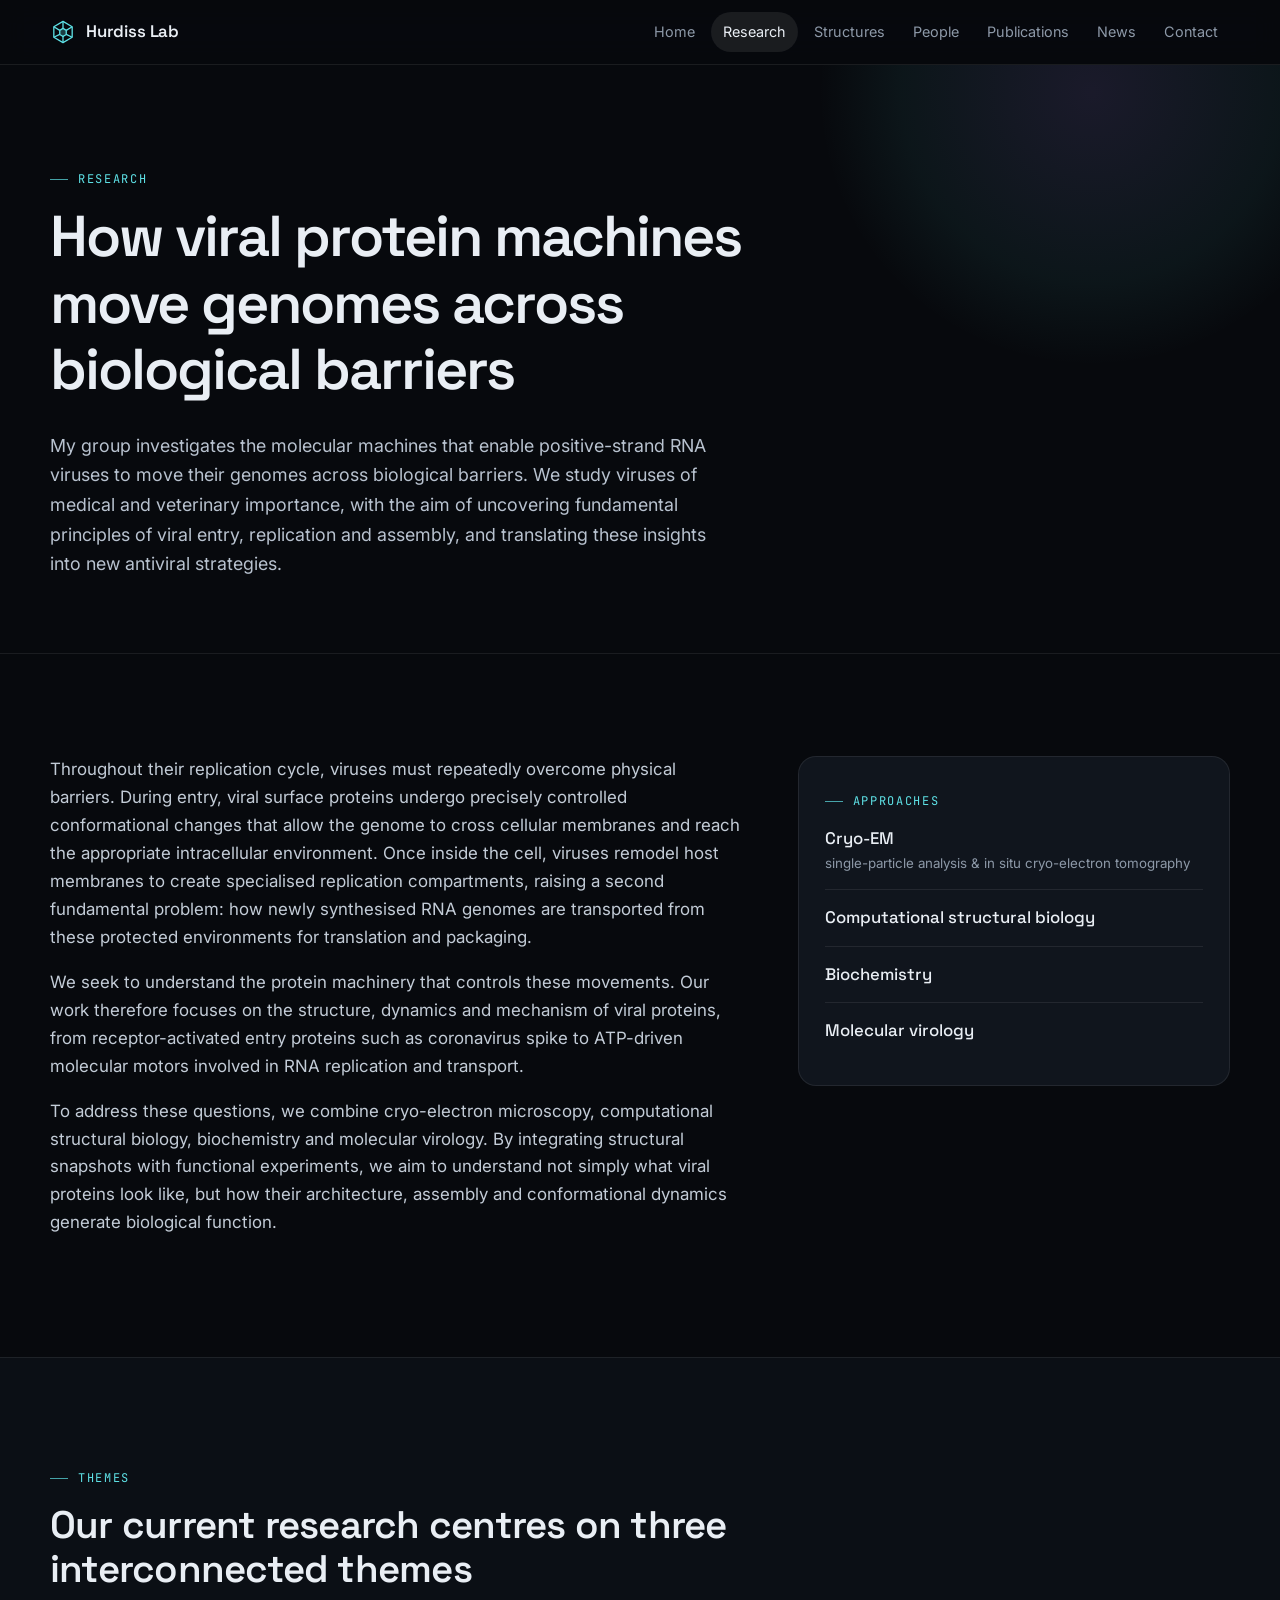
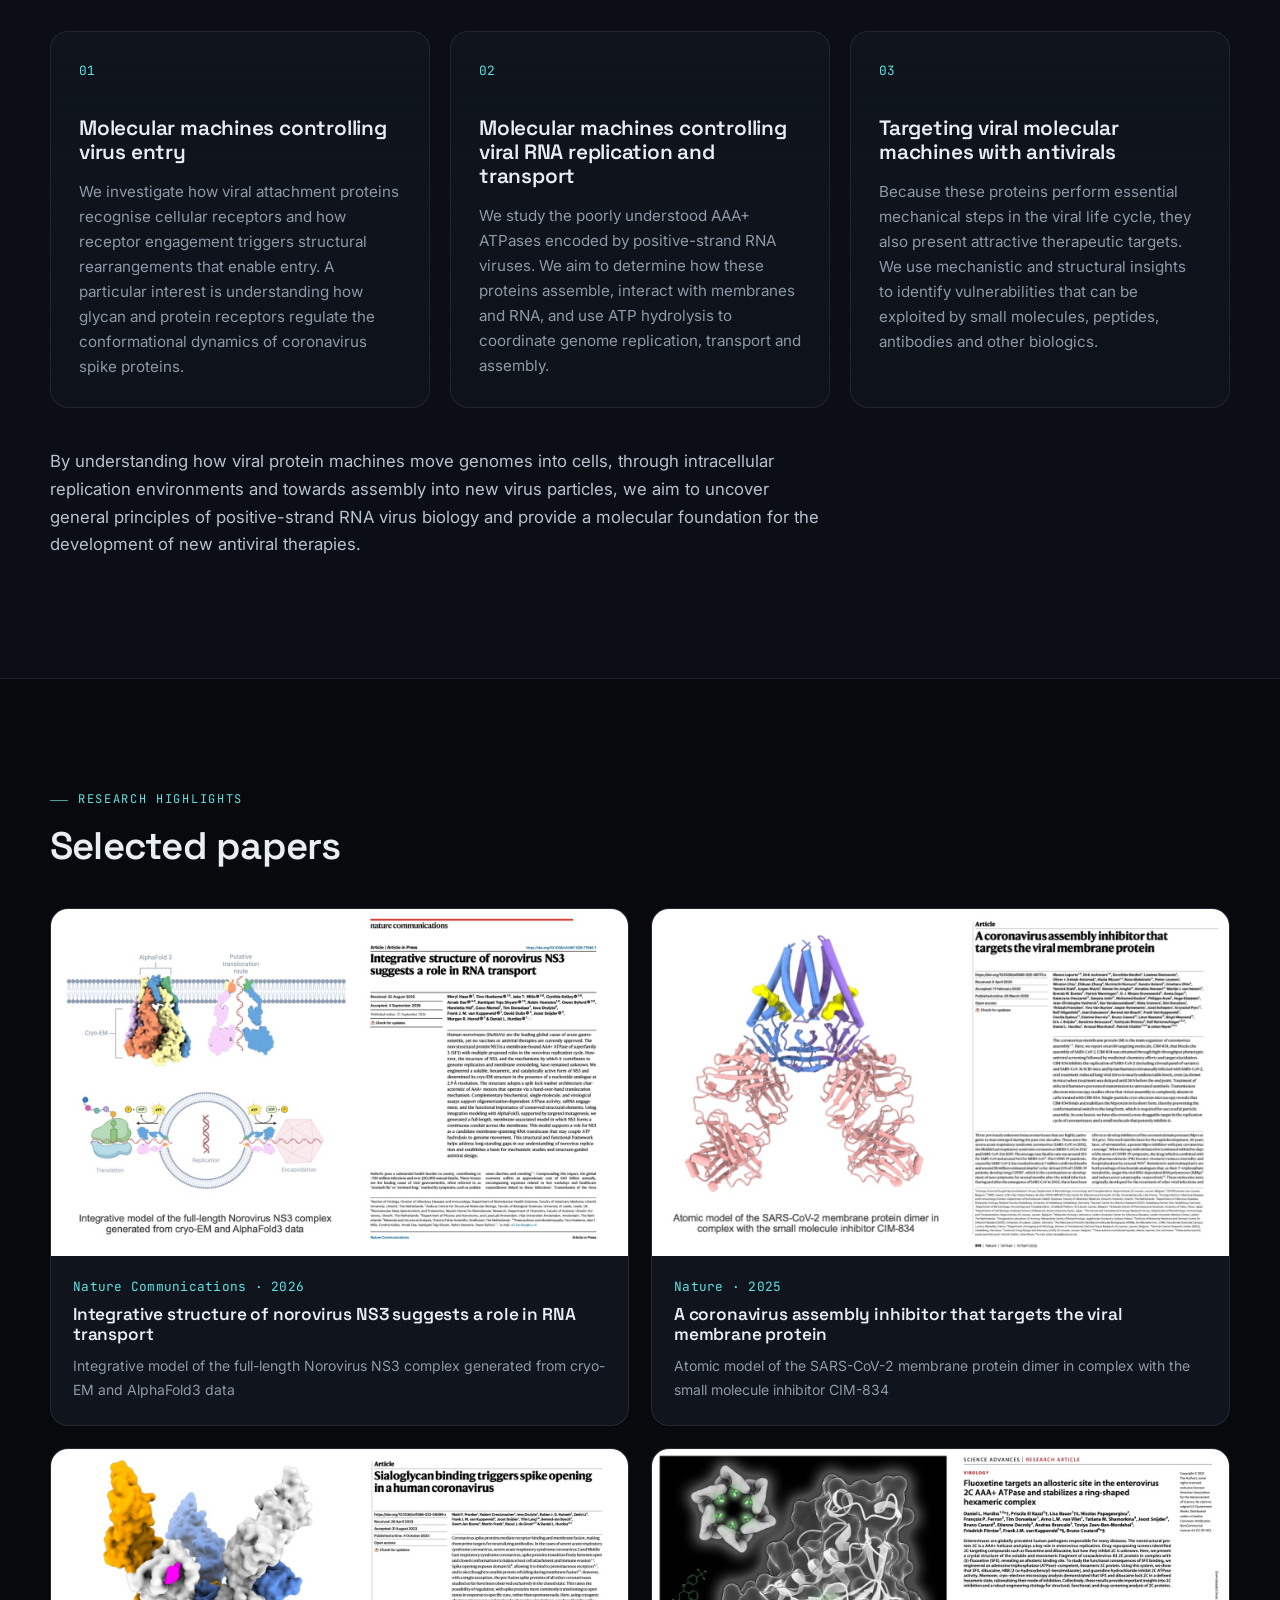
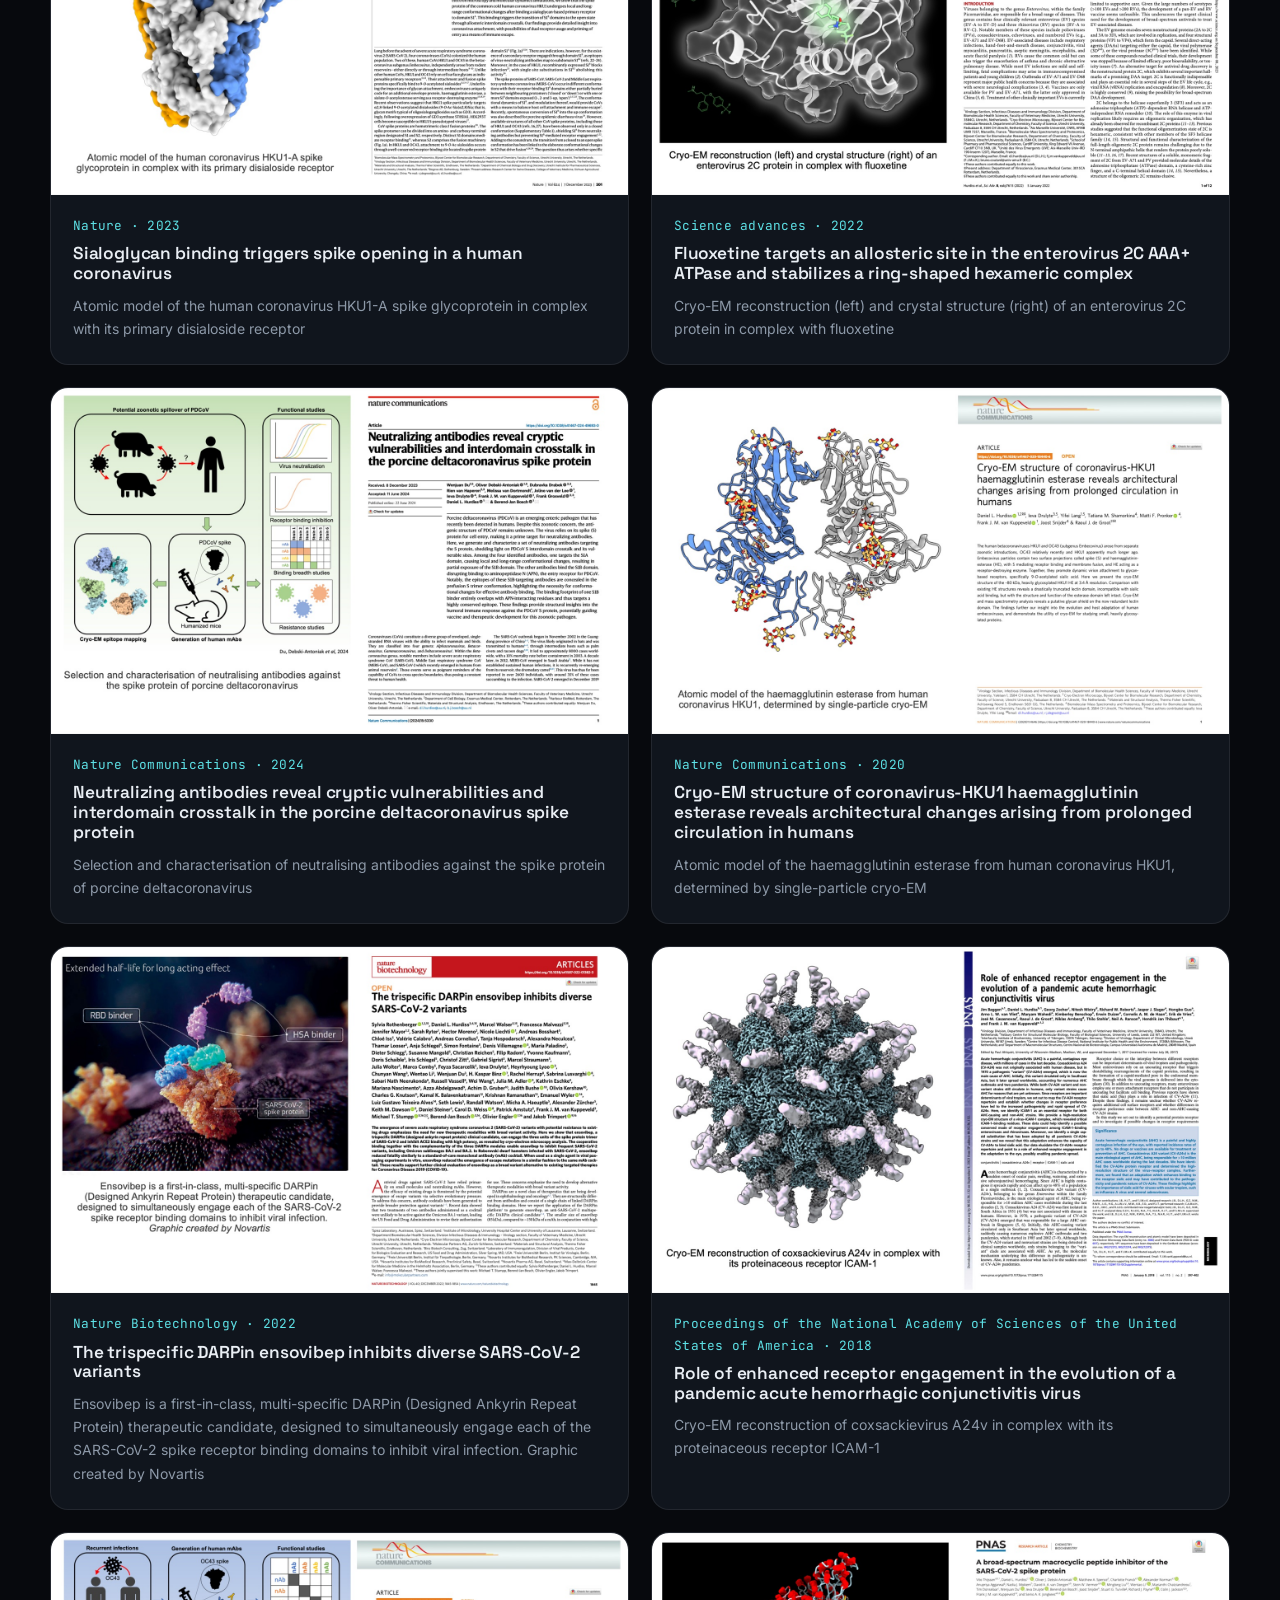
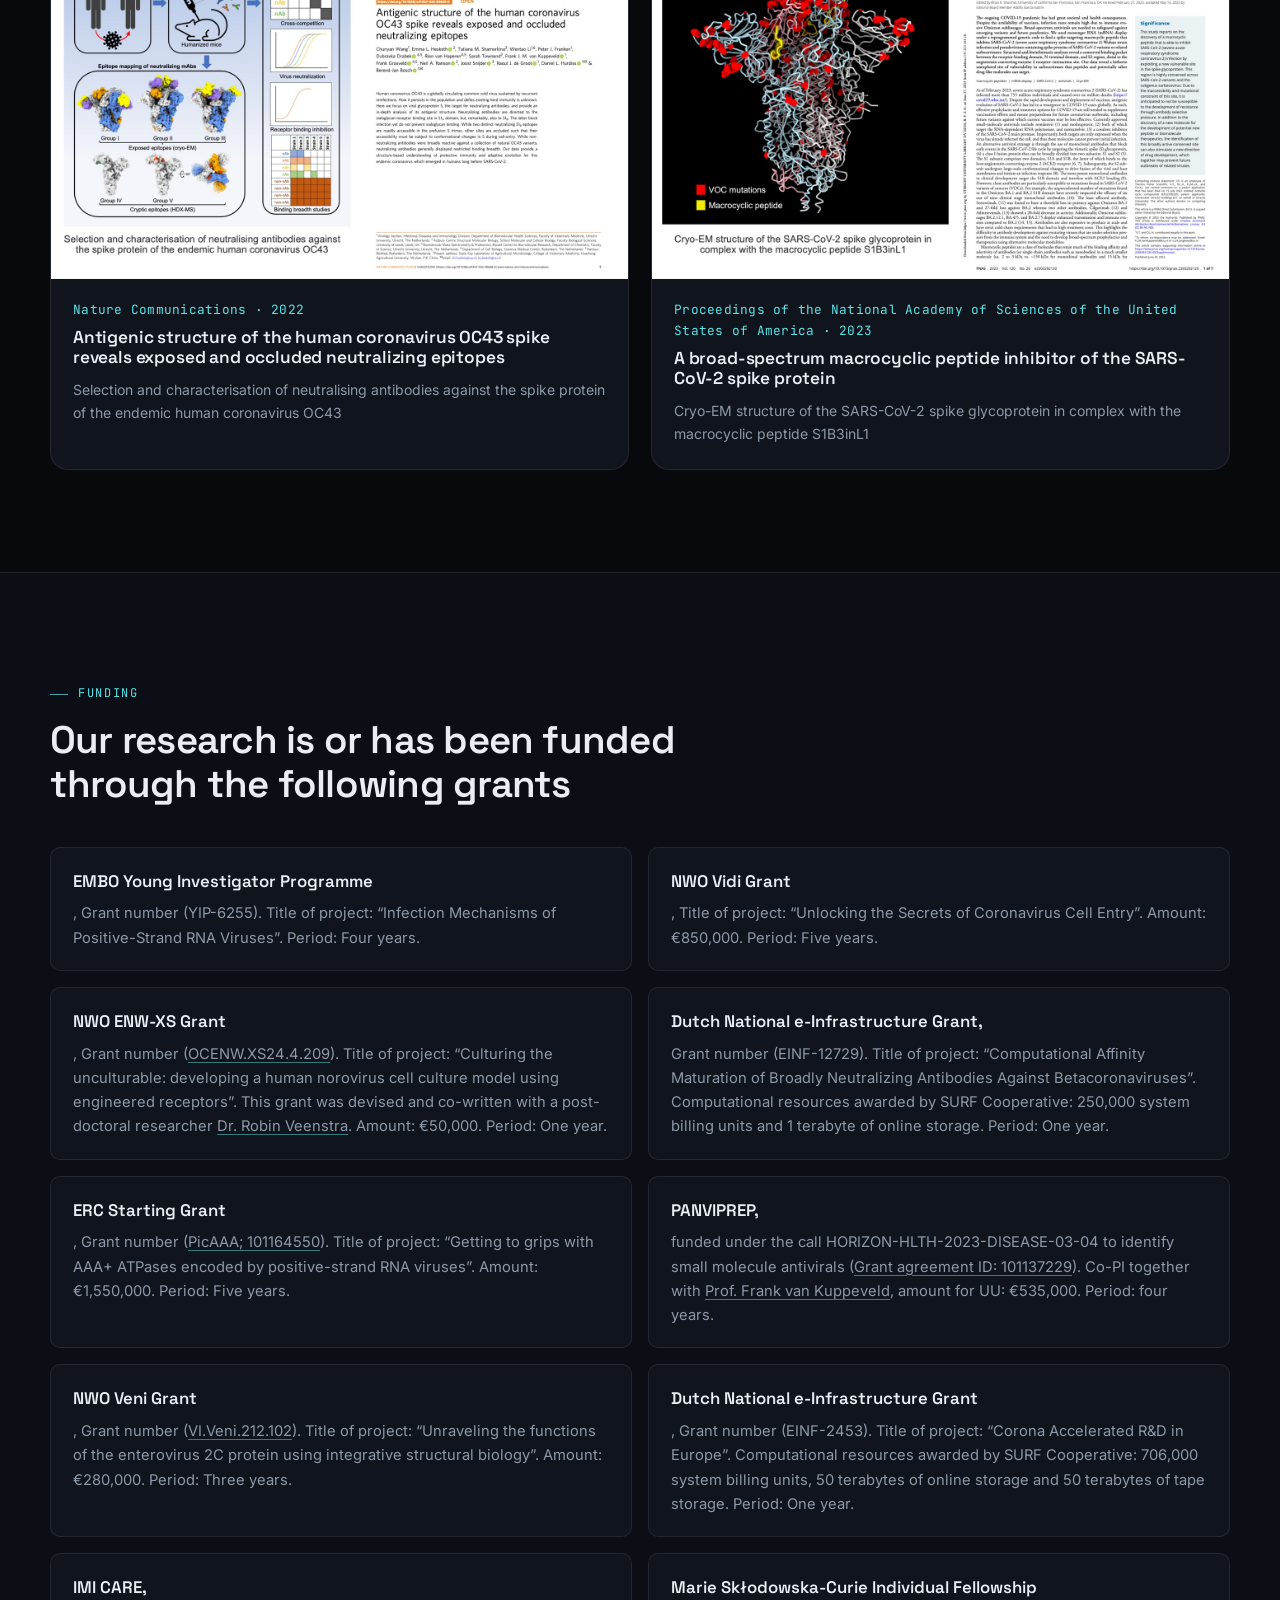
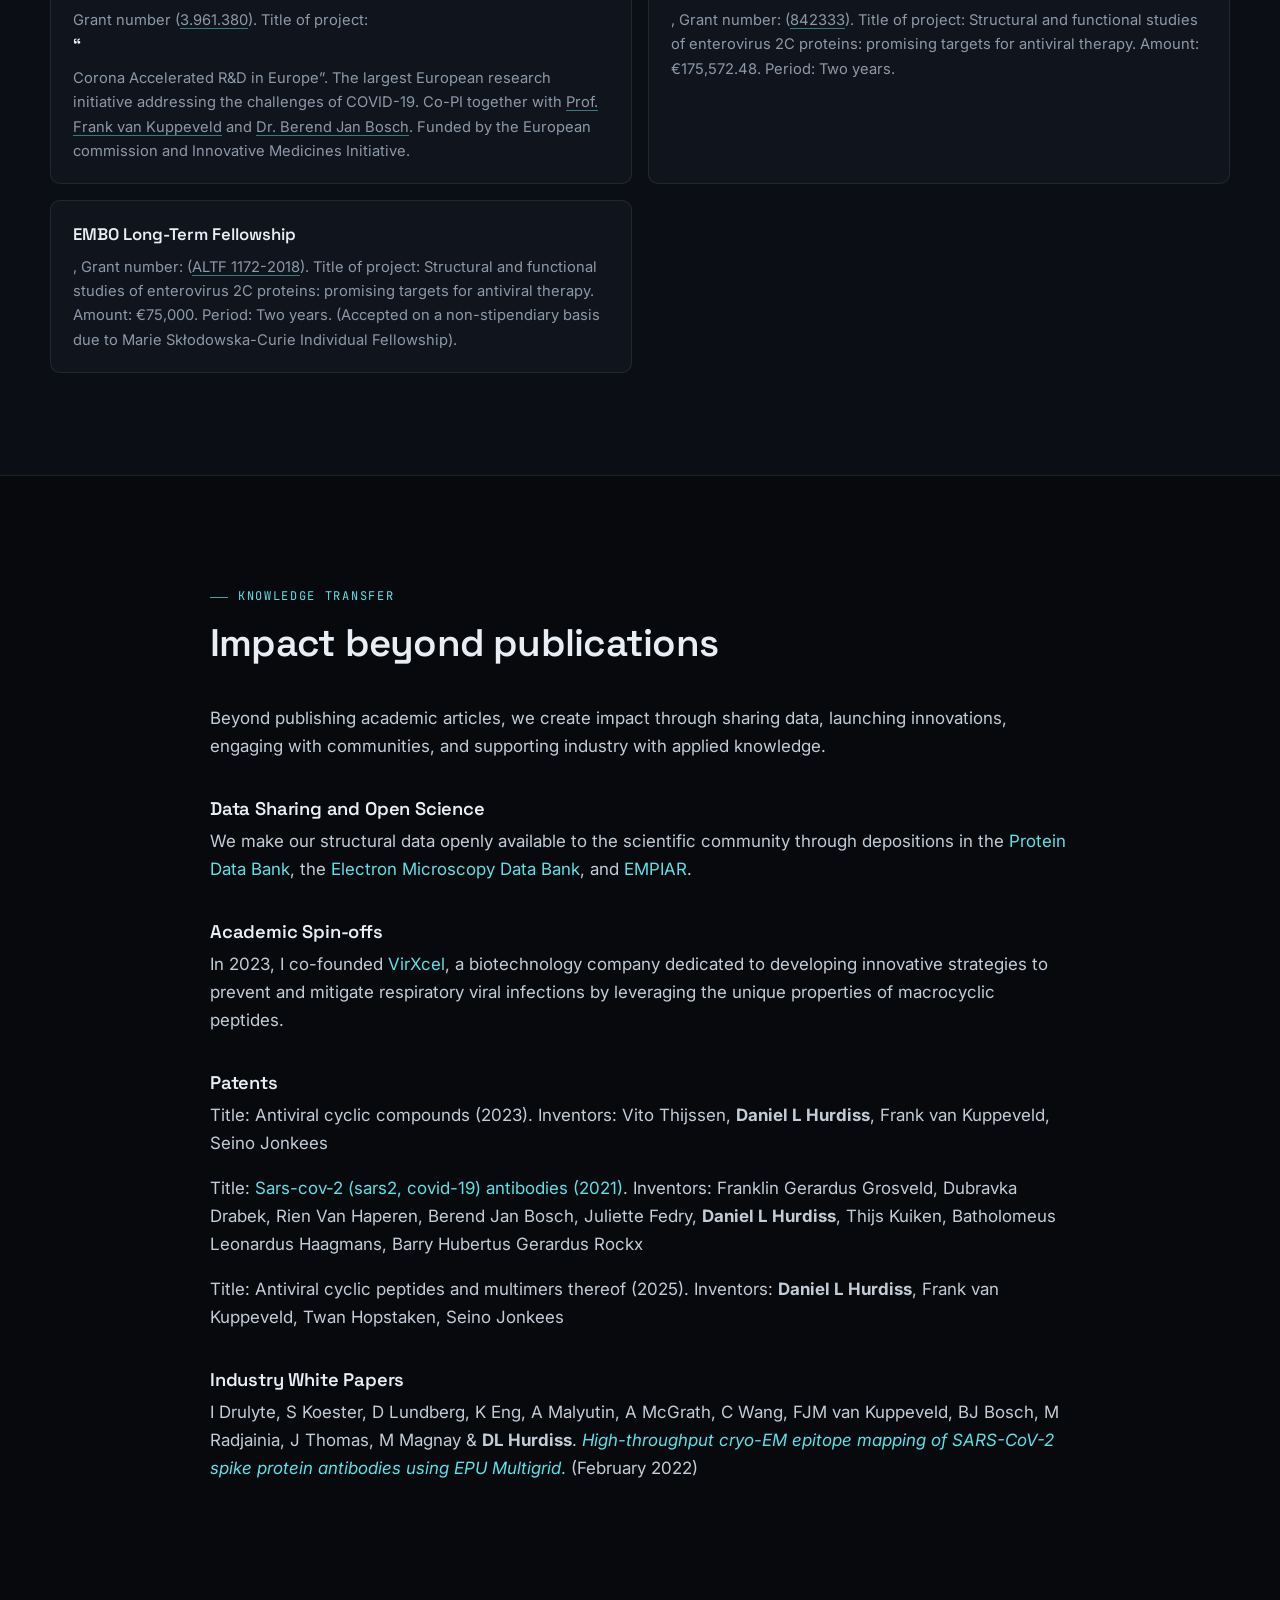
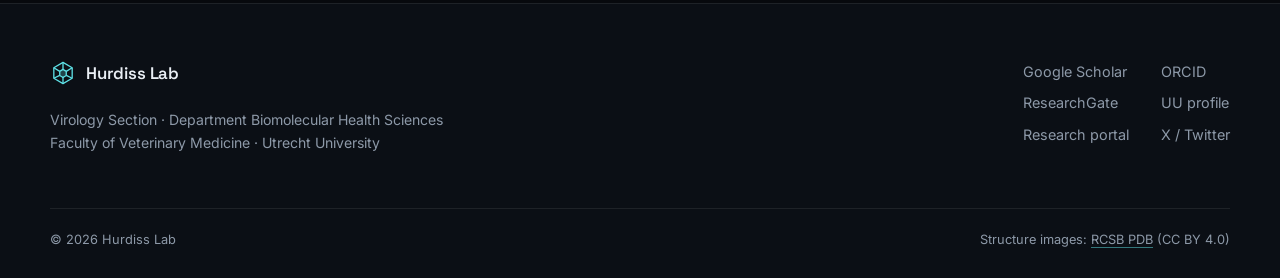
<file: research.html>
<!doctype html>
<html lang="en">
<head>
<meta charset="utf-8">
<meta name="viewport" content="width=device-width, initial-scale=1">
<title>Research · Hurdiss Lab</title>
<meta name="description" content="Research themes, highlights, funding and impact of the Hurdiss Lab.">
<meta property="og:title" content="Research · Hurdiss Lab">
<meta property="og:description" content="Research themes, highlights, funding and impact of the Hurdiss Lab.">
<meta property="og:image" content="images/structures/9r34.jpg">
<link rel="icon" href="assets/favicon.svg" type="image/svg+xml">
<link rel="preconnect" href="https://fonts.googleapis.com">
<link rel="preconnect" href="https://fonts.gstatic.com" crossorigin>
<link href="https://fonts.googleapis.com/css2?family=Inter:wght@400;500;600&family=JetBrains+Mono:wght@400;500&family=Space+Grotesk:wght@400;500;600;700&display=swap" rel="stylesheet">
<link rel="stylesheet" href="assets/css/style.css">
</head>
<body class="page-research">
<a class="skip" href="#main">Skip to content</a>
<header class="site-header">
  <div class="wrap header-inner">
    <a class="brand" href="index.html"><svg class="logo-mark" viewBox="0 0 32 32" aria-hidden="true"><g fill="none" stroke="currentColor" stroke-width="1.6" stroke-linejoin="round"><path d="M16 3 27.3 9.5v13L16 29 4.7 22.5v-13Z"/><path d="M16 3v8.5M27.3 9.5 20 14M27.3 22.5 20 19M16 29v-8.5M4.7 22.5 12 19M4.7 9.5 12 14"/><path d="M16 11.5 20 14v5l-4 2.5L12 19v-5Z" fill="currentColor" fill-opacity=".25"/></g></svg><span>Hurdiss Lab</span></a>
    <button class="nav-toggle" aria-expanded="false" aria-controls="site-nav" aria-label="Menu"><span></span><span></span></button>
    <nav id="site-nav" class="site-nav"><a href="index.html">Home</a>
<a href="research.html" aria-current="page">Research</a>
<a href="structures.html">Structures</a>
<a href="people.html">People</a>
<a href="publications.html">Publications</a>
<a href="news.html">News</a>
<a href="contact.html">Contact</a></nav>
  </div>
</header>
<main id="main">
<section class="page-hero"><div class="wrap">
<p class="eyebrow">Research</p><h1>How viral protein machines move genomes across biological barriers</h1><p class="lede">My group investigates the molecular machines that enable positive-strand RNA viruses to move their genomes across biological barriers. We study viruses of medical and veterinary importance, with the aim of uncovering fundamental principles of viral entry, replication and assembly, and translating these insights into new antiviral strategies.</p></div></section>
<section class="section"><div class="wrap prose-grid">
  <div class="prose"><p>Throughout their replication cycle, viruses must repeatedly overcome physical barriers. During entry, viral surface proteins undergo precisely controlled conformational changes that allow the genome to cross cellular membranes and reach the appropriate intracellular environment. Once inside the cell, viruses remodel host membranes to create specialised replication compartments, raising a second fundamental problem: how newly synthesised RNA genomes are transported from these protected environments for translation and packaging.</p><p>We seek to understand the protein machinery that controls these movements. Our work therefore focuses on the structure, dynamics and mechanism of viral proteins, from receptor-activated entry proteins such as coronavirus spike to ATP-driven molecular motors involved in RNA replication and transport.</p><p>To address these questions, we combine cryo-electron microscopy, computational structural biology, biochemistry and molecular virology. By integrating structural snapshots with functional experiments, we aim to understand not simply what viral proteins look like, but how their architecture, assembly and conformational dynamics generate biological function.</p></div>
  <aside class="method-panel">
    <p class="eyebrow">Approaches</p>
    <ul class="method-list">
      <li><span>Cryo-EM</span><small>single-particle analysis &amp; in situ cryo-electron tomography</small></li>
      <li><span>Computational structural biology</span></li>
      <li><span>Biochemistry</span></li>
      <li><span>Molecular virology</span></li>
    </ul>
  </aside>
</div></section>

<section class="section section-alt"><div class="wrap">
  <div class="section-head"><p class="eyebrow">Themes</p><h2>Our current research centres on three interconnected themes</h2></div>
  <div class="theme-grid"><article class="theme-card reveal"><span class="theme-num mono">01</span><h3>Molecular machines controlling virus entry</h3><p>We investigate how viral attachment proteins recognise cellular receptors and how receptor engagement triggers structural rearrangements that enable entry. A particular interest is understanding how glycan and protein receptors regulate the conformational dynamics of coronavirus spike proteins.</p></article><article class="theme-card reveal"><span class="theme-num mono">02</span><h3>Molecular machines controlling viral RNA replication and transport</h3><p>We study the poorly understood AAA+ ATPases encoded by positive-strand RNA viruses. We aim to determine how these proteins assemble, interact with membranes and RNA, and use ATP hydrolysis to coordinate genome replication, transport and assembly.</p></article><article class="theme-card reveal"><span class="theme-num mono">03</span><h3>Targeting viral molecular machines with antivirals</h3><p>Because these proteins perform essential mechanical steps in the viral life cycle, they also present attractive therapeutic targets. We use mechanistic and structural insights to identify vulnerabilities that can be exploited by small molecules, peptides, antibodies and other biologics.</p></article></div>
  <p class="outro">By understanding how viral protein machines move genomes into cells, through intracellular replication environments and towards assembly into new virus particles, we aim to uncover general principles of positive-strand RNA virus biology and provide a molecular foundation for the development of new antiviral therapies.</p>
</div></section>

<section class="section" id="highlights"><div class="wrap">
  <div class="section-head"><p class="eyebrow">Research highlights</p><h2>Selected papers</h2></div>
  <div class="hl-grid"><a class="hl-card reveal" href="https://doi.org/10.1038/s41467-026-77946-7" target="_blank" rel="noopener">
<div class="hl-img"><img src="images/highlights/highlight1.jpg" alt="Integrative model of the full-length Norovirus NS3 complex generated from cryo-EM and AlphaFold3 data" loading="lazy"></div>
<div class="hl-body"><p class="mono hl-journal">Nature Communications · 2026</p><h3>Integrative structure of norovirus NS3 suggests a role in RNA transport</h3><p class="muted small">Integrative model of the full-length Norovirus NS3 complex generated from cryo-EM and AlphaFold3 data</p></div></a><a class="hl-card reveal" href="https://doi.org/10.1038/s41586-025-08773-x" target="_blank" rel="noopener">
<div class="hl-img"><img src="images/highlights/highlight2.jpg" alt="Atomic model of the SARS-CoV-2 membrane protein dimer in complex with the small molecule inhibitor CIM-834" loading="lazy"></div>
<div class="hl-body"><p class="mono hl-journal">Nature · 2025</p><h3>A coronavirus assembly inhibitor that targets the viral membrane protein</h3><p class="muted small">Atomic model of the SARS-CoV-2 membrane protein dimer in complex with the small molecule inhibitor CIM-834</p></div></a><a class="hl-card reveal" href="https://doi.org/10.1038/s41586-023-06599-z" target="_blank" rel="noopener">
<div class="hl-img"><img src="images/highlights/highlight3.jpg" alt="Atomic model of the human coronavirus HKU1-A spike glycoprotein in complex with its primary disialoside receptor" loading="lazy"></div>
<div class="hl-body"><p class="mono hl-journal">Nature · 2023</p><h3>Sialoglycan binding triggers spike opening in a human coronavirus</h3><p class="muted small">Atomic model of the human coronavirus HKU1-A spike glycoprotein in complex with its primary disialoside receptor</p></div></a><a class="hl-card reveal" href="https://doi.org/10.1126/sciadv.abj7615" target="_blank" rel="noopener">
<div class="hl-img"><img src="images/highlights/highlight4.jpg" alt="Cryo-EM reconstruction (left) and crystal structure (right) of an enterovirus 2C protein in complex with fluoxetine" loading="lazy"></div>
<div class="hl-body"><p class="mono hl-journal">Science advances · 2022</p><h3>Fluoxetine targets an allosteric site in the enterovirus 2C AAA+ ATPase and stabilizes a ring-shaped hexameric complex</h3><p class="muted small">Cryo-EM reconstruction (left) and crystal structure (right) of an enterovirus 2C protein in complex with fluoxetine</p></div></a><a class="hl-card reveal" href="https://doi.org/10.1038/s41467-024-49693-0" target="_blank" rel="noopener">
<div class="hl-img"><img src="images/highlights/highlight5.jpg" alt="Selection and characterisation of neutralising antibodies against the spike protein of porcine deltacoronavirus" loading="lazy"></div>
<div class="hl-body"><p class="mono hl-journal">Nature Communications · 2024</p><h3>Neutralizing antibodies reveal cryptic vulnerabilities and interdomain crosstalk in the porcine deltacoronavirus spike protein</h3><p class="muted small">Selection and characterisation of neutralising antibodies against the spike protein of porcine deltacoronavirus</p></div></a><a class="hl-card reveal" href="https://doi.org/10.1038/s41467-020-18440-6" target="_blank" rel="noopener">
<div class="hl-img"><img src="images/highlights/highlight6.jpg" alt="Atomic model of the haemagglutinin esterase from human coronavirus HKU1, determined by single-particle cryo-EM" loading="lazy"></div>
<div class="hl-body"><p class="mono hl-journal">Nature Communications · 2020</p><h3>Cryo-EM structure of coronavirus-HKU1 haemagglutinin esterase reveals architectural changes arising from prolonged circulation in humans</h3><p class="muted small">Atomic model of the haemagglutinin esterase from human coronavirus HKU1, determined by single-particle cryo-EM</p></div></a><a class="hl-card reveal" href="https://doi.org/10.1038/s41587-022-01382-3" target="_blank" rel="noopener">
<div class="hl-img"><img src="images/highlights/highlight7.jpg" alt="Ensovibep is a first-in-class, multi-specific DARPin (Designed Ankyrin Repeat Protein) therapeutic candidate, designed to simultaneously engage each of the SARS-CoV-2 spike receptor binding domains to inhibit viral infection. Graphic created by Novartis" loading="lazy"></div>
<div class="hl-body"><p class="mono hl-journal">Nature Biotechnology · 2022</p><h3>The trispecific DARPin ensovibep inhibits diverse SARS-CoV-2 variants</h3><p class="muted small">Ensovibep is a first-in-class, multi-specific DARPin (Designed Ankyrin Repeat Protein) therapeutic candidate, designed to simultaneously engage each of the SARS-CoV-2 spike receptor binding domains to inhibit viral infection. Graphic created by Novartis</p></div></a><a class="hl-card reveal" href="https://doi.org/10.1073/pnas.1713284115" target="_blank" rel="noopener">
<div class="hl-img"><img src="images/highlights/highlight8.jpg" alt="Cryo-EM reconstruction of coxsackievirus A24v in complex with its proteinaceous receptor ICAM-1" loading="lazy"></div>
<div class="hl-body"><p class="mono hl-journal">Proceedings of the National Academy of Sciences of the United States of America · 2018</p><h3>Role of enhanced receptor engagement in the evolution of a pandemic acute hemorrhagic conjunctivitis virus</h3><p class="muted small">Cryo-EM reconstruction of coxsackievirus A24v in complex with its proteinaceous receptor ICAM-1</p></div></a><a class="hl-card reveal" href="https://doi.org/10.1038/s41467-022-30658-0" target="_blank" rel="noopener">
<div class="hl-img"><img src="images/highlights/highlight9.jpg" alt="Selection and characterisation of neutralising antibodies against the spike protein of the endemic human coronavirus OC43" loading="lazy"></div>
<div class="hl-body"><p class="mono hl-journal">Nature Communications · 2022</p><h3>Antigenic structure of the human coronavirus OC43 spike reveals exposed and occluded neutralizing epitopes</h3><p class="muted small">Selection and characterisation of neutralising antibodies against the spike protein of the endemic human coronavirus OC43</p></div></a><a class="hl-card reveal" href="https://doi.org/10.1073/pnas.2303292120" target="_blank" rel="noopener">
<div class="hl-img"><img src="images/highlights/highlight10.jpg" alt="Cryo-EM structure of the SARS-CoV-2 spike glycoprotein in complex with the macrocyclic peptide S1B3inL1" loading="lazy"></div>
<div class="hl-body"><p class="mono hl-journal">Proceedings of the National Academy of Sciences of the United States of America · 2023</p><h3>A broad-spectrum macrocyclic peptide inhibitor of the SARS-CoV-2 spike protein</h3><p class="muted small">Cryo-EM structure of the SARS-CoV-2 spike glycoprotein in complex with the macrocyclic peptide S1B3inL1</p></div></a></div>
</div></section>

<section class="section section-alt" id="funding"><div class="wrap">
  <div class="section-head"><p class="eyebrow">Funding</p><h2>Our research is or has been funded through the following grants</h2></div>
  <div class="grant-list"><div class="grant reveal"><strong>EMBO Young Investigator Programme</strong>, Grant number (YIP-6255). Title of project: “Infection Mechanisms of Positive-Strand RNA Viruses”. Period: Four years.</div><div class="grant reveal"><strong>NWO Vidi Grant</strong>, Title of project: “Unlocking the Secrets of Coronavirus Cell Entry”. Amount: €850,000. Period: Five years.</div><div class="grant reveal"><strong>NWO ENW-XS Grant</strong>, Grant number (<a href="https://www.nwo.nl/en/news/grants-for-28-projects-within-open-competition-enw-xs" target="_blank" rel="noopener">OCENW.XS24.4.209</a>). Title of project: “Culturing the unculturable: developing a human norovirus cell culture model using engineered receptors”. This grant was devised and co-written with a post-doctoral researcher <a href="https://www.uu.nl/medewerkers/RVeenstra" target="_blank" rel="noopener">Dr. Robin Veenstra</a>. Amount: €50,000. Period: One year.</div><div class="grant reveal"><strong>Dutch National e-Infrastructure Grant, </strong>Grant number (EINF-12729). Title of project: “Computational Affinity Maturation of Broadly Neutralizing Antibodies Against Betacoronaviruses”. Computational resources awarded by SURF Cooperative: 250,000 system billing units and 1 terabyte of online storage. Period: One year.</div><div class="grant reveal"><strong>ERC Starting Grant</strong>, Grant number (<a href="https://cordis.europa.eu/project/id/101164550" target="_blank" rel="noopener">PicAAA; 101164550</a>). Title of project: “Getting to grips with AAA+ ATPases encoded by positive-strand RNA viruses”. Amount: €1,550,000. Period: Five years.</div><div class="grant reveal"><strong>PANVIPREP, </strong>funded under the call HORIZON-HLTH-2023-DISEASE-03-04 to identify small molecule antivirals (<a href="https://cordis.europa.eu/project/id/101137229" target="_blank" rel="noopener">Grant agreement ID: 101137229</a>). Co-PI together with <a href="https://www.uu.nl/medewerkers/FJMvanKuppeveld" target="_blank" rel="noopener">Prof. Frank van Kuppeveld</a>, amount for UU: €535,000. Period: four years.</div><div class="grant reveal"><strong>NWO Veni Grant</strong>, Grant number (<a href="https://www.nwo.nl/en/researchprogrammes/nwo-talent-programme/projects-veni/veni-2021" target="_blank" rel="noopener">VI.Veni.212.102</a>). Title of project: “Unraveling the functions of the enterovirus 2C protein using integrative structural biology”. Amount: €280,000. Period: Three years.</div><div class="grant reveal"><strong>Dutch National e-Infrastructure Grant</strong>, Grant number (EINF-2453). Title of project: “Corona Accelerated R&amp;D in Europe”. Computational resources awarded by SURF Cooperative: 706,000 system billing units, 50 terabytes of online storage and 50 terabytes of tape storage. Period: One year.</div><div class="grant reveal"><strong>IMI CARE, </strong>Grant number (<a href="https://www.imi-care.eu/consortium/" target="_blank" rel="noopener">3.961.380</a>). Title of project:<strong> “</strong>Corona Accelerated R&amp;D in Europe”. The largest European research initiative addressing the challenges of COVID-19. Co-PI together with <a href="https://www.uu.nl/medewerkers/FJMvanKuppeveld" target="_blank" rel="noopener">Prof. Frank van Kuppeveld</a> and <a href="https://www.uu.nl/medewerkers/BJBosch" target="_blank" rel="noopener">Dr. Berend Jan Bosch</a>. Funded by the European commission and Innovative Medicines Initiative.</div><div class="grant reveal"><strong>Marie Skłodowska-Curie Individual Fellowship</strong>, Grant number: (<a href="https://cordis.europa.eu/project/id/842333" target="_blank" rel="noopener">842333</a>). Title of project: Structural and functional studies of enterovirus 2C proteins: promising targets for antiviral therapy. Amount: €175,572.48. Period: Two years.</div><div class="grant reveal"><strong>EMBO Long-Term Fellowship</strong>, Grant number: (<a href="https://www.embo.org/documents/news/facts_figures/EMBO_facts_figures_2018.pdf" target="_blank" rel="noopener">ALTF 1172-2018</a>). Title of project: Structural and functional studies of enterovirus 2C proteins: promising targets for antiviral therapy. Amount: €75,000. Period: Two years. (Accepted on a non-stipendiary basis due to Marie Skłodowska-Curie Individual Fellowship).</div></div>
</div></section>

<section class="section" id="impact"><div class="wrap narrow">
  <div class="section-head"><p class="eyebrow">Knowledge transfer</p><h2>Impact beyond publications</h2></div>
  <div class="prose impact"><p>Beyond publishing academic articles, we create impact through sharing data, launching innovations, engaging with communities, and supporting industry with applied knowledge.</p><h3>Data Sharing and Open Science</h3><p>We make our structural data openly available to the scientific community through depositions in the <a href="https://www.rcsb.org/search?request=%7B%22query%22%3A%7B%22type%22%3A%22group%22%2C%22nodes%22%3A%5B%7B%22type%22%3A%22group%22%2C%22nodes%22%3A%5B%7B%22type%22%3A%22group%22%2C%22nodes%22%3A%5B%7B%22type%22%3A%22terminal%22%2C%22service%22%3A%22text%22%2C%22parameters%22%3A%7B%22attribute%22%3A%22audit_author.name%22%2C%22operator%22%3A%22exact_match%22%2C%22value%22%3A%22Hurdiss%2C%20D.L.%22%7D%7D%5D%2C%22logical_operator%22%3A%22and%22%7D%5D%2C%22logical_operator%22%3A%22and%22%2C%22label%22%3A%22text%22%7D%5D%2C%22logical_operator%22%3A%22and%22%7D%2C%22return_type%22%3A%22entry%22%2C%22request_options%22%3A%7B%22paginate%22%3A%7B%22start%22%3A0%2C%22rows%22%3A25%7D%2C%22results_content_type%22%3A%5B%22experimental%22%5D%2C%22sort%22%3A%5B%7B%22sort_by%22%3A%22score%22%2C%22direction%22%3A%22desc%22%7D%5D%2C%22scoring_strategy%22%3A%22combined%22%7D%2C%22request_info%22%3A%7B%22query_id%22%3A%227b9188496e871454e12e2be245fa1b1f%22%7D%7D" target="_blank" rel="noopener">Protein Data Bank</a>, the <a href="https://www.ebi.ac.uk/emdb/emsearch/author_name:%22Hurdiss%20DL%22" target="_blank" rel="noopener">Electron Microscopy Data Bank</a>, and <a href="https://www.ebi.ac.uk/empiar/" target="_blank" rel="noopener">EMPIAR</a>.</p><h3>Academic Spin-offs</h3><p>In 2023, I co-founded <a href="https://virxcel.com/" target="_blank" rel="noopener">VirXcel</a>, a biotechnology company dedicated to developing innovative strategies to prevent and mitigate respiratory viral infections by leveraging the unique properties of macrocyclic peptides.</p><h3>Patents</h3><p>Title: Antiviral cyclic compounds (2023). Inventors: Vito Thijssen, <strong>Daniel L Hurdiss</strong>, Frank van Kuppeveld, Seino Jonkees</p><p>Title: <a href="https://scholar.google.com/citations?view_op=view_citation&amp;hl=en&amp;user=sUTa9fwAAAAJ&amp;cstart=20&amp;pagesize=80&amp;citation_for_view=sUTa9fwAAAAJ:f2IySw72cVMC" target="_blank" rel="noopener">Sars-cov-2 (sars2, covid-19) antibodies (2021)</a>. Inventors: Franklin Gerardus Grosveld, Dubravka Drabek, Rien Van Haperen, Berend Jan Bosch, Juliette Fedry, <strong>Daniel L Hurdiss</strong>, Thijs Kuiken, Batholomeus Leonardus Haagmans, Barry Hubertus Gerardus Rockx</p><p>Title: Antiviral cyclic peptides and multimers thereof (2025). Inventors: <strong>Daniel L Hurdiss</strong>, Frank van Kuppeveld, Twan Hopstaken, Seino Jonkees</p><h3>Industry White Papers</h3><p>I Drulyte, S Koester, D Lundberg, K Eng, A Malyutin, A McGrath, C Wang, FJM van Kuppeveld, BJ Bosch, M Radjainia, J Thomas, M Magnay &amp; <strong>DL Hurdiss</strong>. <a href="https://www.thermofisher.com/blog/atomic-resolution/cryo-em-epitope-mapping-drug-discovery/" target="_blank" rel="noopener"><i>High-throughput cryo-EM epitope mapping of SARS-CoV-2 spike protein antibodies using EPU Multigrid</i>.</a> (February 2022)</p></div>
</div></section>

</main>
<footer class="site-footer">
  <div class="wrap footer-grid">
    <div>
      <a class="brand" href="index.html"><svg class="logo-mark" viewBox="0 0 32 32" aria-hidden="true"><g fill="none" stroke="currentColor" stroke-width="1.6" stroke-linejoin="round"><path d="M16 3 27.3 9.5v13L16 29 4.7 22.5v-13Z"/><path d="M16 3v8.5M27.3 9.5 20 14M27.3 22.5 20 19M16 29v-8.5M4.7 22.5 12 19M4.7 9.5 12 14"/><path d="M16 11.5 20 14v5l-4 2.5L12 19v-5Z" fill="currentColor" fill-opacity=".25"/></g></svg><span>Hurdiss Lab</span></a>
      <p class="muted">Virology Section · Department Biomolecular Health Sciences<br>Faculty of Veterinary Medicine · Utrecht University</p>
    </div>
    <div class="footer-links"><a href="https://scholar.google.com/citations?user=sUTa9fwAAAAJ&hl=en" target="_blank" rel="noopener">Google Scholar</a> <a href="https://orcid.org/0000-0003-3834-5808" target="_blank" rel="noopener">ORCID</a> <a href="https://www.researchgate.net/profile/Daniel_Hurdiss" target="_blank" rel="noopener">ResearchGate</a> <a href="https://www.uu.nl/staff/DLHurdiss" target="_blank" rel="noopener">UU profile</a> <a href="https://research-portal.uu.nl/en/persons/daniel-hurdiss/" target="_blank" rel="noopener">Research portal</a> <a href="https://twitter.com/danielhurdiss" target="_blank" rel="noopener">X / Twitter</a></div>
  </div>
  <div class="wrap footer-base">
    <span>© 2026 Hurdiss Lab</span>
    <span>Structure images: <a href="https://www.rcsb.org" target="_blank" rel="noopener">RCSB PDB</a> (CC BY 4.0)</span>
  </div>
</footer>
<script src="assets/js/main.js" defer></script>

</body>
</html>
</file>
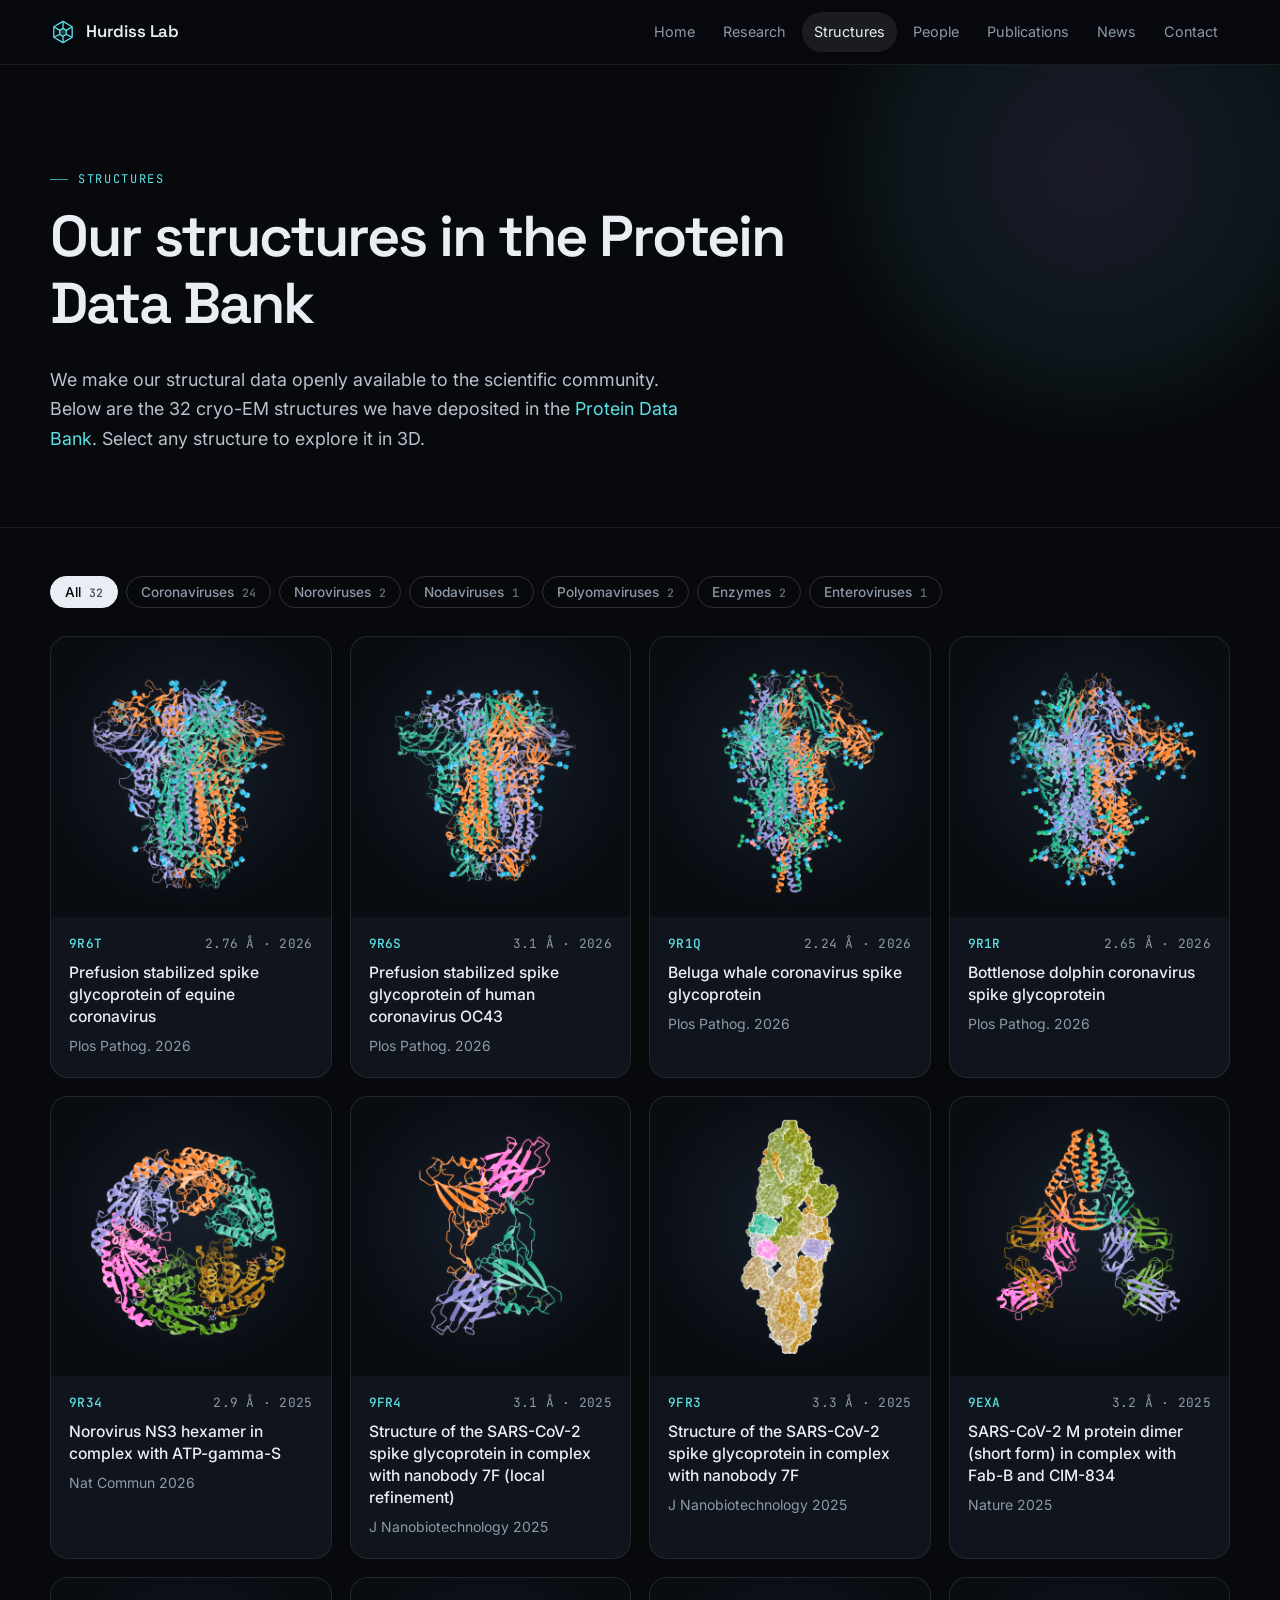
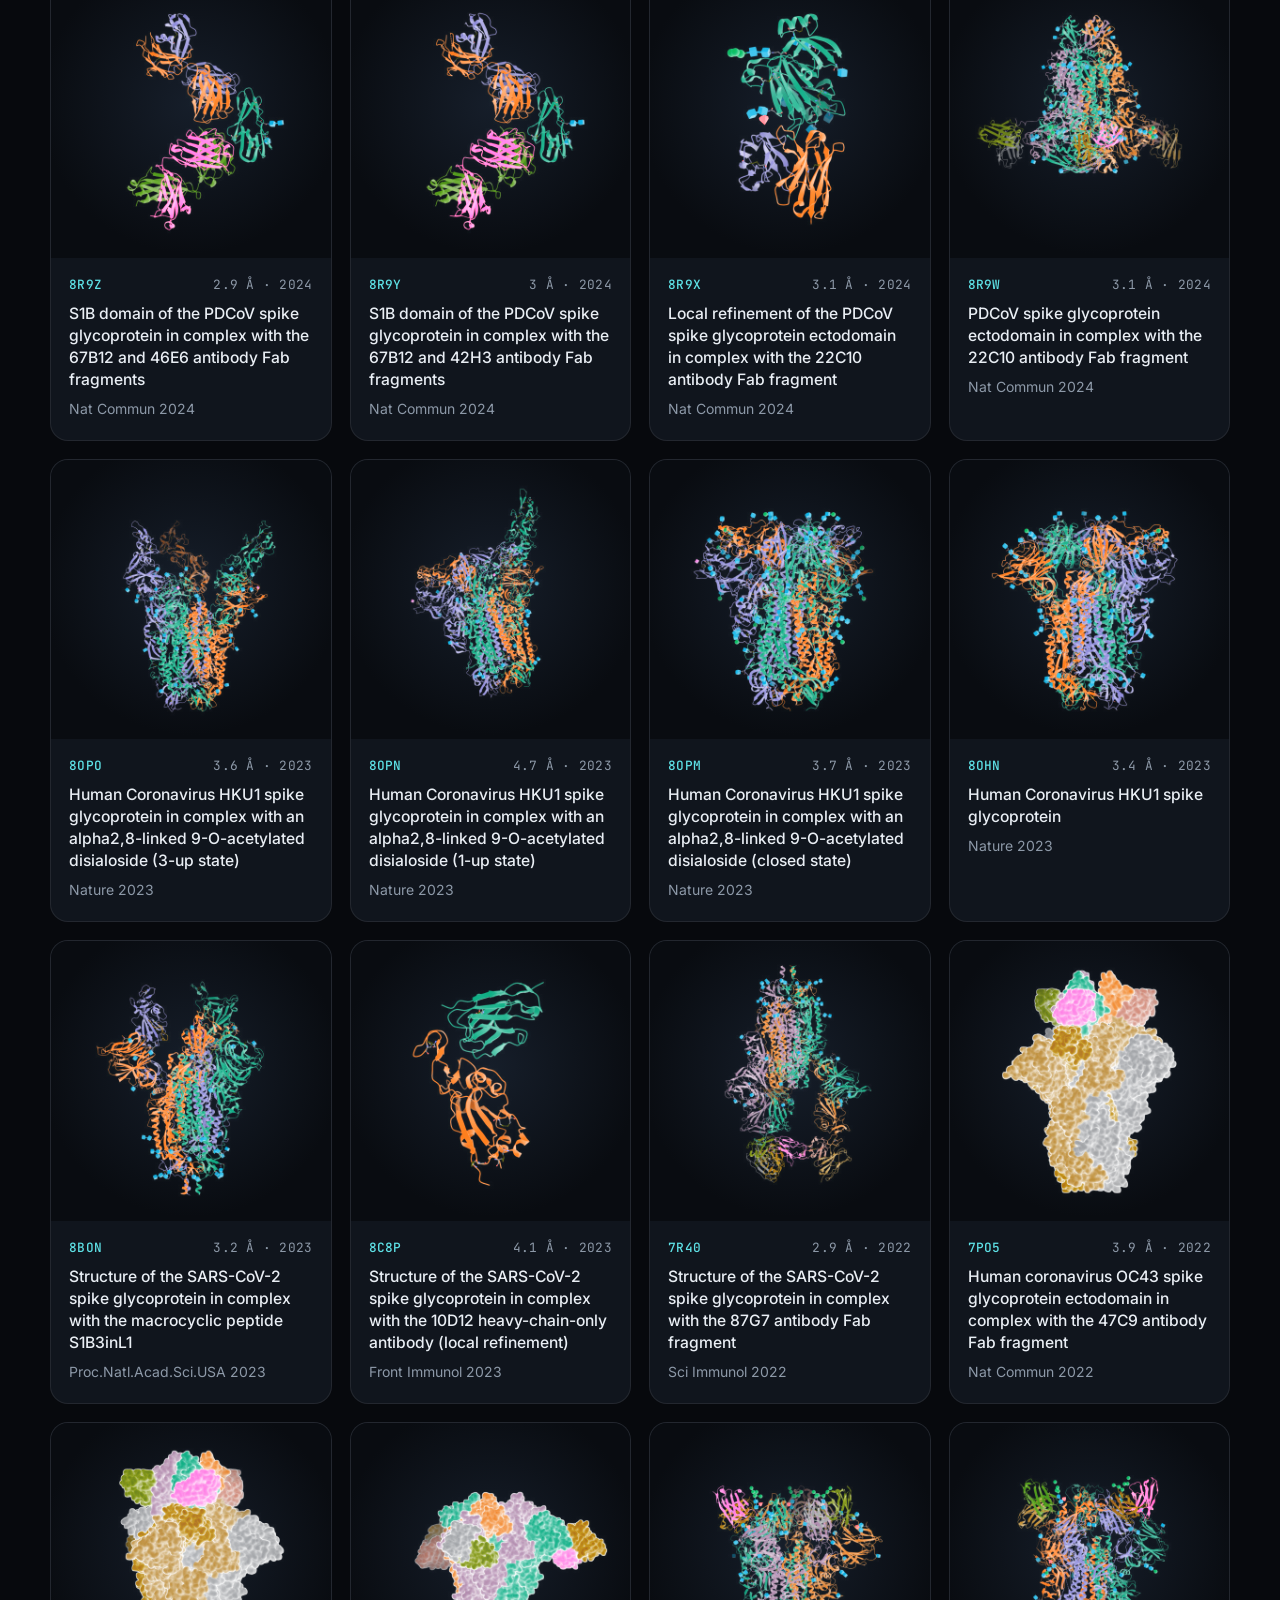
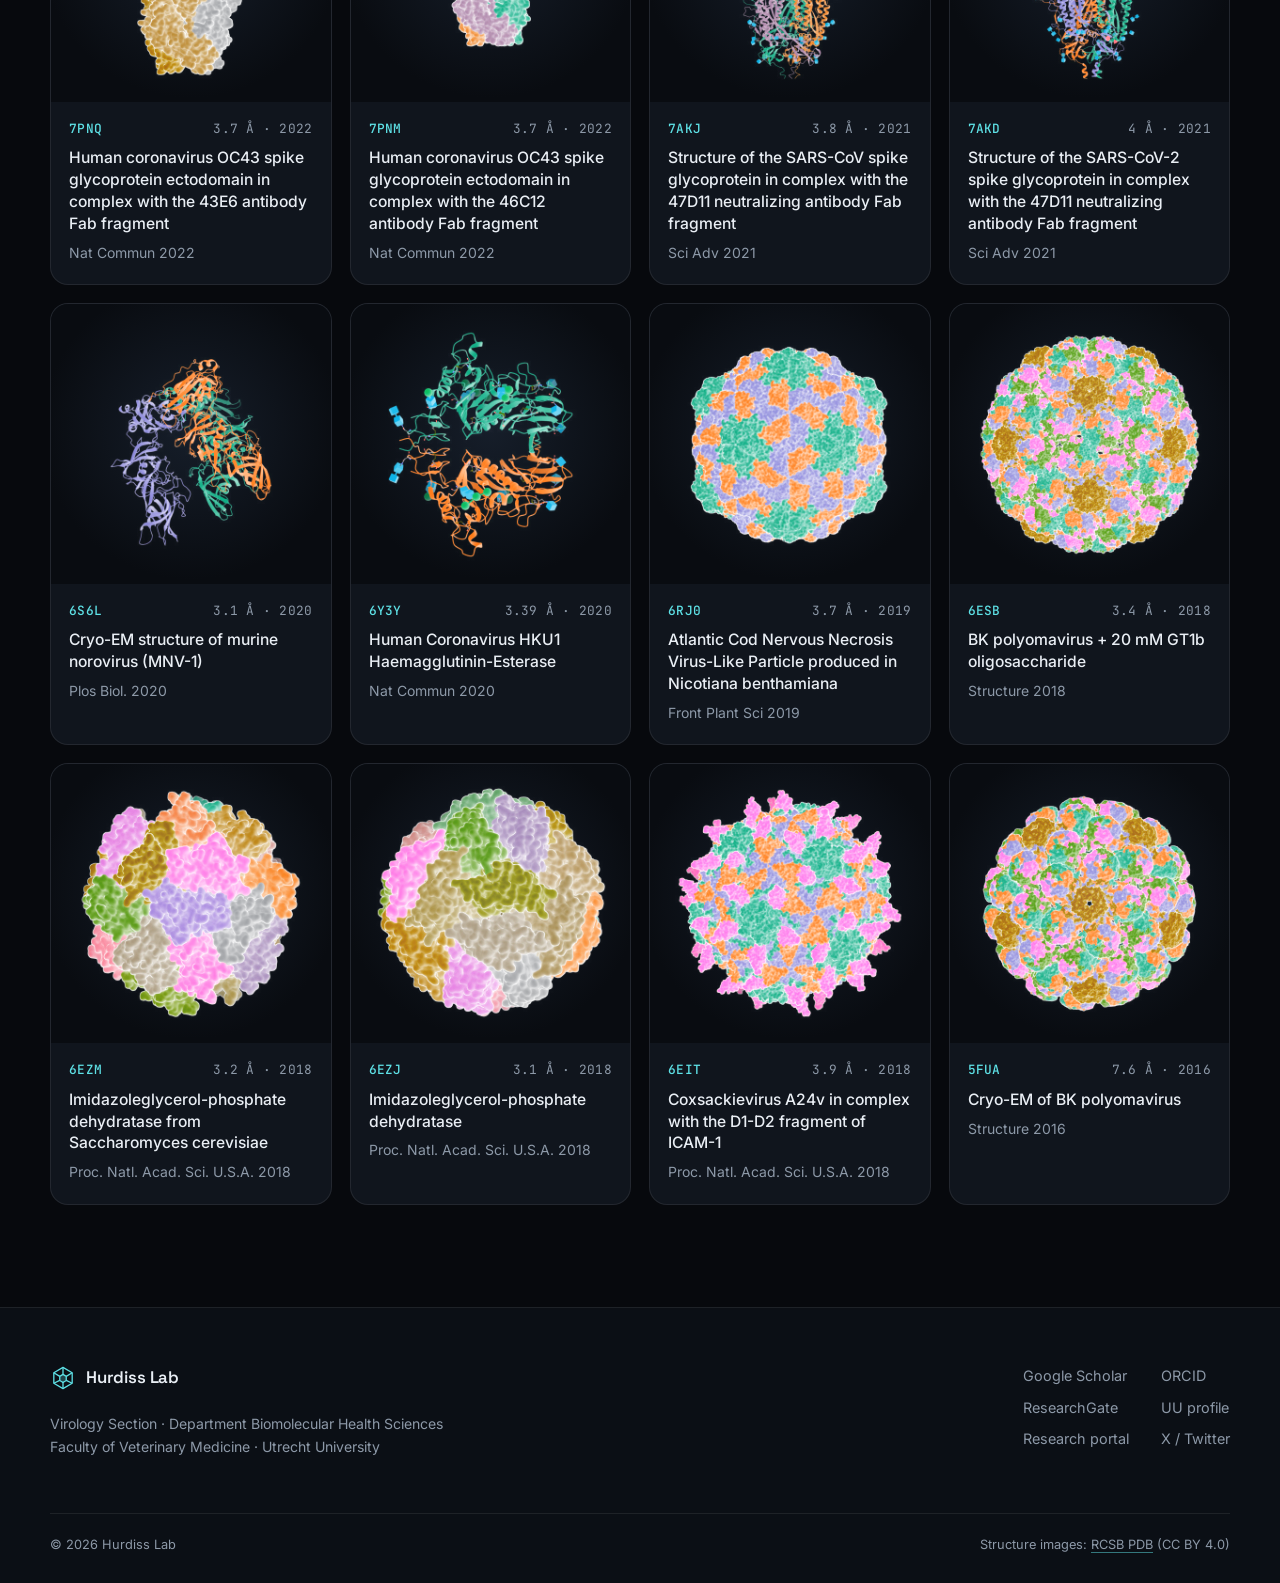
<file: structures.html>
<!doctype html>
<html lang="en">
<head>
<meta charset="utf-8">
<meta name="viewport" content="width=device-width, initial-scale=1">
<title>Structures · Hurdiss Lab</title>
<meta name="description" content="Cryo-EM structures deposited in the Protein Data Bank by the Hurdiss Lab, with an interactive 3D viewer.">
<meta property="og:title" content="Structures · Hurdiss Lab">
<meta property="og:description" content="Cryo-EM structures deposited in the Protein Data Bank by the Hurdiss Lab, with an interactive 3D viewer.">
<meta property="og:image" content="images/structures/9r34.jpg">
<link rel="icon" href="assets/favicon.svg" type="image/svg+xml">
<link rel="preconnect" href="https://fonts.googleapis.com">
<link rel="preconnect" href="https://fonts.gstatic.com" crossorigin>
<link href="https://fonts.googleapis.com/css2?family=Inter:wght@400;500;600&family=JetBrains+Mono:wght@400;500&family=Space+Grotesk:wght@400;500;600;700&display=swap" rel="stylesheet">
<link rel="stylesheet" href="assets/css/style.css">
</head>
<body class="page-structures">
<a class="skip" href="#main">Skip to content</a>
<header class="site-header">
  <div class="wrap header-inner">
    <a class="brand" href="index.html"><svg class="logo-mark" viewBox="0 0 32 32" aria-hidden="true"><g fill="none" stroke="currentColor" stroke-width="1.6" stroke-linejoin="round"><path d="M16 3 27.3 9.5v13L16 29 4.7 22.5v-13Z"/><path d="M16 3v8.5M27.3 9.5 20 14M27.3 22.5 20 19M16 29v-8.5M4.7 22.5 12 19M4.7 9.5 12 14"/><path d="M16 11.5 20 14v5l-4 2.5L12 19v-5Z" fill="currentColor" fill-opacity=".25"/></g></svg><span>Hurdiss Lab</span></a>
    <button class="nav-toggle" aria-expanded="false" aria-controls="site-nav" aria-label="Menu"><span></span><span></span></button>
    <nav id="site-nav" class="site-nav"><a href="index.html">Home</a>
<a href="research.html">Research</a>
<a href="structures.html" aria-current="page">Structures</a>
<a href="people.html">People</a>
<a href="publications.html">Publications</a>
<a href="news.html">News</a>
<a href="contact.html">Contact</a></nav>
  </div>
</header>
<main id="main">
<section class="page-hero"><div class="wrap">
<p class="eyebrow">Structures</p><h1>Our structures in the Protein Data Bank</h1><p class="lede">We make our structural data openly available to the scientific community. Below are the 32 cryo-EM structures we have deposited in the <a href="https://www.rcsb.org" target="_blank" rel="noopener">Protein Data Bank</a>. Select any structure to explore it in 3D.</p></div></section>
<section class="section section-tight"><div class="wrap">
  <div class="filter-bar" role="toolbar" aria-label="Filter structures">
    <button class="chip is-active" data-filter="all">All <span>32</span></button>
    <button class="chip" data-filter="Coronaviruses">Coronaviruses <span>24</span></button><button class="chip" data-filter="Noroviruses">Noroviruses <span>2</span></button><button class="chip" data-filter="Nodaviruses">Nodaviruses <span>1</span></button><button class="chip" data-filter="Polyomaviruses">Polyomaviruses <span>2</span></button><button class="chip" data-filter="Enzymes">Enzymes <span>2</span></button><button class="chip" data-filter="Enteroviruses">Enteroviruses <span>1</span></button>
  </div>
  <div class="struct-grid"><article class="struct-card reveal" data-family="Coronaviruses">
<button class="struct-img" data-pdb="9r6t" aria-label="View 9R6T in 3D"><img src="images/structures/9r6t.jpg" alt="Prefusion stabilized spike glycoprotein of equine coronavirus." loading="lazy"><span class="view3d">View in 3D</span></button>
<div class="struct-meta"><div class="struct-id"><a class="mono" href="https://www.rcsb.org/structure/9R6T" target="_blank" rel="noopener">9R6T</a><span class="mono muted">2.76 Å · 2026</span></div>
<h3>Prefusion stabilized spike glycoprotein of equine coronavirus</h3>
<p class="muted small">Plos Pathog. 2026</p></div></article><article class="struct-card reveal" data-family="Coronaviruses">
<button class="struct-img" data-pdb="9r6s" aria-label="View 9R6S in 3D"><img src="images/structures/9r6s.jpg" alt="Prefusion stabilized spike glycoprotein of human coronavirus OC43." loading="lazy"><span class="view3d">View in 3D</span></button>
<div class="struct-meta"><div class="struct-id"><a class="mono" href="https://www.rcsb.org/structure/9R6S" target="_blank" rel="noopener">9R6S</a><span class="mono muted">3.1 Å · 2026</span></div>
<h3>Prefusion stabilized spike glycoprotein of human coronavirus OC43</h3>
<p class="muted small">Plos Pathog. 2026</p></div></article><article class="struct-card reveal" data-family="Coronaviruses">
<button class="struct-img" data-pdb="9r1q" aria-label="View 9R1Q in 3D"><img src="images/structures/9r1q.jpg" alt="Beluga whale coronavirus spike glycoprotein" loading="lazy"><span class="view3d">View in 3D</span></button>
<div class="struct-meta"><div class="struct-id"><a class="mono" href="https://www.rcsb.org/structure/9R1Q" target="_blank" rel="noopener">9R1Q</a><span class="mono muted">2.24 Å · 2026</span></div>
<h3>Beluga whale coronavirus spike glycoprotein</h3>
<p class="muted small">Plos Pathog. 2026</p></div></article><article class="struct-card reveal" data-family="Coronaviruses">
<button class="struct-img" data-pdb="9r1r" aria-label="View 9R1R in 3D"><img src="images/structures/9r1r.jpg" alt="Bottlenose dolphin coronavirus spike glycoprotein" loading="lazy"><span class="view3d">View in 3D</span></button>
<div class="struct-meta"><div class="struct-id"><a class="mono" href="https://www.rcsb.org/structure/9R1R" target="_blank" rel="noopener">9R1R</a><span class="mono muted">2.65 Å · 2026</span></div>
<h3>Bottlenose dolphin coronavirus spike glycoprotein</h3>
<p class="muted small">Plos Pathog. 2026</p></div></article><article class="struct-card reveal" data-family="Noroviruses">
<button class="struct-img" data-pdb="9r34" aria-label="View 9R34 in 3D"><img src="images/structures/9r34.jpg" alt="Norovirus NS3 hexamer in complex with ATP-gamma-S" loading="lazy"><span class="view3d">View in 3D</span></button>
<div class="struct-meta"><div class="struct-id"><a class="mono" href="https://www.rcsb.org/structure/9R34" target="_blank" rel="noopener">9R34</a><span class="mono muted">2.9 Å · 2025</span></div>
<h3>Norovirus NS3 hexamer in complex with ATP-gamma-S</h3>
<p class="muted small">Nat Commun 2026</p></div></article><article class="struct-card reveal" data-family="Coronaviruses">
<button class="struct-img" data-pdb="9fr4" aria-label="View 9FR4 in 3D"><img src="images/structures/9fr4.jpg" alt="Structure of the SARS-CoV-2 spike glycoprotein in complex with nanobody 7F (local refinement)" loading="lazy"><span class="view3d">View in 3D</span></button>
<div class="struct-meta"><div class="struct-id"><a class="mono" href="https://www.rcsb.org/structure/9FR4" target="_blank" rel="noopener">9FR4</a><span class="mono muted">3.1 Å · 2025</span></div>
<h3>Structure of the SARS-CoV-2 spike glycoprotein in complex with nanobody 7F (local refinement)</h3>
<p class="muted small">J Nanobiotechnology 2025</p></div></article><article class="struct-card reveal" data-family="Coronaviruses">
<button class="struct-img" data-pdb="9fr3" aria-label="View 9FR3 in 3D"><img src="images/structures/9fr3.jpg" alt="Structure of the SARS-CoV-2 spike glycoprotein in complex with nanobody 7F" loading="lazy"><span class="view3d">View in 3D</span></button>
<div class="struct-meta"><div class="struct-id"><a class="mono" href="https://www.rcsb.org/structure/9FR3" target="_blank" rel="noopener">9FR3</a><span class="mono muted">3.3 Å · 2025</span></div>
<h3>Structure of the SARS-CoV-2 spike glycoprotein in complex with nanobody 7F</h3>
<p class="muted small">J Nanobiotechnology 2025</p></div></article><article class="struct-card reveal" data-family="Coronaviruses">
<button class="struct-img" data-pdb="9exa" aria-label="View 9EXA in 3D"><img src="images/structures/9exa.jpg" alt="SARS-CoV-2 M protein dimer (short form) in complex with Fab-B and CIM-834" loading="lazy"><span class="view3d">View in 3D</span></button>
<div class="struct-meta"><div class="struct-id"><a class="mono" href="https://www.rcsb.org/structure/9EXA" target="_blank" rel="noopener">9EXA</a><span class="mono muted">3.2 Å · 2025</span></div>
<h3>SARS-CoV-2 M protein dimer (short form) in complex with Fab-B and CIM-834</h3>
<p class="muted small">Nature 2025</p></div></article><article class="struct-card reveal" data-family="Coronaviruses">
<button class="struct-img" data-pdb="8r9z" aria-label="View 8R9Z in 3D"><img src="images/structures/8r9z.jpg" alt="S1B domain of the PDCoV spike glycoprotein in complex with the 67B12 and 46E6 antibody Fab fragments" loading="lazy"><span class="view3d">View in 3D</span></button>
<div class="struct-meta"><div class="struct-id"><a class="mono" href="https://www.rcsb.org/structure/8R9Z" target="_blank" rel="noopener">8R9Z</a><span class="mono muted">2.9 Å · 2024</span></div>
<h3>S1B domain of the PDCoV spike glycoprotein in complex with the 67B12 and 46E6 antibody Fab fragments</h3>
<p class="muted small">Nat Commun 2024</p></div></article><article class="struct-card reveal" data-family="Coronaviruses">
<button class="struct-img" data-pdb="8r9y" aria-label="View 8R9Y in 3D"><img src="images/structures/8r9y.jpg" alt="S1B domain of the PDCoV spike glycoprotein in complex with the 67B12 and 42H3 antibody Fab fragments" loading="lazy"><span class="view3d">View in 3D</span></button>
<div class="struct-meta"><div class="struct-id"><a class="mono" href="https://www.rcsb.org/structure/8R9Y" target="_blank" rel="noopener">8R9Y</a><span class="mono muted">3 Å · 2024</span></div>
<h3>S1B domain of the PDCoV spike glycoprotein in complex with the 67B12 and 42H3 antibody Fab fragments</h3>
<p class="muted small">Nat Commun 2024</p></div></article><article class="struct-card reveal" data-family="Coronaviruses">
<button class="struct-img" data-pdb="8r9x" aria-label="View 8R9X in 3D"><img src="images/structures/8r9x.jpg" alt="Local refinement of the PDCoV spike glycoprotein ectodomain in complex with the 22C10 antibody Fab fragment" loading="lazy"><span class="view3d">View in 3D</span></button>
<div class="struct-meta"><div class="struct-id"><a class="mono" href="https://www.rcsb.org/structure/8R9X" target="_blank" rel="noopener">8R9X</a><span class="mono muted">3.1 Å · 2024</span></div>
<h3>Local refinement of the PDCoV spike glycoprotein ectodomain in complex with the 22C10 antibody Fab fragment</h3>
<p class="muted small">Nat Commun 2024</p></div></article><article class="struct-card reveal" data-family="Coronaviruses">
<button class="struct-img" data-pdb="8r9w" aria-label="View 8R9W in 3D"><img src="images/structures/8r9w.jpg" alt="PDCoV spike glycoprotein ectodomain in complex with the 22C10 antibody Fab fragment" loading="lazy"><span class="view3d">View in 3D</span></button>
<div class="struct-meta"><div class="struct-id"><a class="mono" href="https://www.rcsb.org/structure/8R9W" target="_blank" rel="noopener">8R9W</a><span class="mono muted">3.1 Å · 2024</span></div>
<h3>PDCoV spike glycoprotein ectodomain in complex with the 22C10 antibody Fab fragment</h3>
<p class="muted small">Nat Commun 2024</p></div></article><article class="struct-card reveal" data-family="Coronaviruses">
<button class="struct-img" data-pdb="8opo" aria-label="View 8OPO in 3D"><img src="images/structures/8opo.jpg" alt="Human Coronavirus HKU1 spike glycoprotein in complex with an alpha2,8-linked 9-O-acetylated disialoside (3-up state)" loading="lazy"><span class="view3d">View in 3D</span></button>
<div class="struct-meta"><div class="struct-id"><a class="mono" href="https://www.rcsb.org/structure/8OPO" target="_blank" rel="noopener">8OPO</a><span class="mono muted">3.6 Å · 2023</span></div>
<h3>Human Coronavirus HKU1 spike glycoprotein in complex with an alpha2,8-linked 9-O-acetylated disialoside (3-up state)</h3>
<p class="muted small">Nature 2023</p></div></article><article class="struct-card reveal" data-family="Coronaviruses">
<button class="struct-img" data-pdb="8opn" aria-label="View 8OPN in 3D"><img src="images/structures/8opn.jpg" alt="Human Coronavirus HKU1 spike glycoprotein in complex with an alpha2,8-linked 9-O-acetylated disialoside (1-up state)" loading="lazy"><span class="view3d">View in 3D</span></button>
<div class="struct-meta"><div class="struct-id"><a class="mono" href="https://www.rcsb.org/structure/8OPN" target="_blank" rel="noopener">8OPN</a><span class="mono muted">4.7 Å · 2023</span></div>
<h3>Human Coronavirus HKU1 spike glycoprotein in complex with an alpha2,8-linked 9-O-acetylated disialoside (1-up state)</h3>
<p class="muted small">Nature 2023</p></div></article><article class="struct-card reveal" data-family="Coronaviruses">
<button class="struct-img" data-pdb="8opm" aria-label="View 8OPM in 3D"><img src="images/structures/8opm.jpg" alt="Human Coronavirus HKU1 spike glycoprotein in complex with an alpha2,8-linked 9-O-acetylated disialoside (closed state)" loading="lazy"><span class="view3d">View in 3D</span></button>
<div class="struct-meta"><div class="struct-id"><a class="mono" href="https://www.rcsb.org/structure/8OPM" target="_blank" rel="noopener">8OPM</a><span class="mono muted">3.7 Å · 2023</span></div>
<h3>Human Coronavirus HKU1 spike glycoprotein in complex with an alpha2,8-linked 9-O-acetylated disialoside (closed state)</h3>
<p class="muted small">Nature 2023</p></div></article><article class="struct-card reveal" data-family="Coronaviruses">
<button class="struct-img" data-pdb="8ohn" aria-label="View 8OHN in 3D"><img src="images/structures/8ohn.jpg" alt="Human Coronavirus HKU1 spike glycoprotein" loading="lazy"><span class="view3d">View in 3D</span></button>
<div class="struct-meta"><div class="struct-id"><a class="mono" href="https://www.rcsb.org/structure/8OHN" target="_blank" rel="noopener">8OHN</a><span class="mono muted">3.4 Å · 2023</span></div>
<h3>Human Coronavirus HKU1 spike glycoprotein</h3>
<p class="muted small">Nature 2023</p></div></article><article class="struct-card reveal" data-family="Coronaviruses">
<button class="struct-img" data-pdb="8bon" aria-label="View 8BON in 3D"><img src="images/structures/8bon.jpg" alt="Structure of the SARS-CoV-2 spike glycoprotein in complex with the macrocyclic peptide S1B3inL1" loading="lazy"><span class="view3d">View in 3D</span></button>
<div class="struct-meta"><div class="struct-id"><a class="mono" href="https://www.rcsb.org/structure/8BON" target="_blank" rel="noopener">8BON</a><span class="mono muted">3.2 Å · 2023</span></div>
<h3>Structure of the SARS-CoV-2 spike glycoprotein in complex with the macrocyclic peptide S1B3inL1</h3>
<p class="muted small">Proc.Natl.Acad.Sci.USA 2023</p></div></article><article class="struct-card reveal" data-family="Coronaviruses">
<button class="struct-img" data-pdb="8c8p" aria-label="View 8C8P in 3D"><img src="images/structures/8c8p.jpg" alt="Structure of the SARS-CoV-2 spike glycoprotein in complex with the 10D12 heavy-chain-only antibody (local refinement)" loading="lazy"><span class="view3d">View in 3D</span></button>
<div class="struct-meta"><div class="struct-id"><a class="mono" href="https://www.rcsb.org/structure/8C8P" target="_blank" rel="noopener">8C8P</a><span class="mono muted">4.1 Å · 2023</span></div>
<h3>Structure of the SARS-CoV-2 spike glycoprotein in complex with the 10D12 heavy-chain-only antibody (local refinement)</h3>
<p class="muted small">Front Immunol 2023</p></div></article><article class="struct-card reveal" data-family="Coronaviruses">
<button class="struct-img" data-pdb="7r40" aria-label="View 7R40 in 3D"><img src="images/structures/7r40.jpg" alt="Structure of the SARS-CoV-2 spike glycoprotein in complex with the 87G7 antibody Fab fragment" loading="lazy"><span class="view3d">View in 3D</span></button>
<div class="struct-meta"><div class="struct-id"><a class="mono" href="https://www.rcsb.org/structure/7R40" target="_blank" rel="noopener">7R40</a><span class="mono muted">2.9 Å · 2022</span></div>
<h3>Structure of the SARS-CoV-2 spike glycoprotein in complex with the 87G7 antibody Fab fragment</h3>
<p class="muted small">Sci Immunol 2022</p></div></article><article class="struct-card reveal" data-family="Coronaviruses">
<button class="struct-img" data-pdb="7po5" aria-label="View 7PO5 in 3D"><img src="images/structures/7po5.jpg" alt="Human coronavirus OC43 spike glycoprotein ectodomain in complex with the 47C9 antibody Fab fragment" loading="lazy"><span class="view3d">View in 3D</span></button>
<div class="struct-meta"><div class="struct-id"><a class="mono" href="https://www.rcsb.org/structure/7PO5" target="_blank" rel="noopener">7PO5</a><span class="mono muted">3.9 Å · 2022</span></div>
<h3>Human coronavirus OC43 spike glycoprotein ectodomain in complex with the 47C9 antibody Fab fragment</h3>
<p class="muted small">Nat Commun 2022</p></div></article><article class="struct-card reveal" data-family="Coronaviruses">
<button class="struct-img" data-pdb="7pnq" aria-label="View 7PNQ in 3D"><img src="images/structures/7pnq.jpg" alt="Human coronavirus OC43 spike glycoprotein ectodomain in complex with the 43E6 antibody Fab fragment" loading="lazy"><span class="view3d">View in 3D</span></button>
<div class="struct-meta"><div class="struct-id"><a class="mono" href="https://www.rcsb.org/structure/7PNQ" target="_blank" rel="noopener">7PNQ</a><span class="mono muted">3.7 Å · 2022</span></div>
<h3>Human coronavirus OC43 spike glycoprotein ectodomain in complex with the 43E6 antibody Fab fragment</h3>
<p class="muted small">Nat Commun 2022</p></div></article><article class="struct-card reveal" data-family="Coronaviruses">
<button class="struct-img" data-pdb="7pnm" aria-label="View 7PNM in 3D"><img src="images/structures/7pnm.jpg" alt="Human coronavirus OC43 spike glycoprotein ectodomain in complex with the 46C12 antibody Fab fragment" loading="lazy"><span class="view3d">View in 3D</span></button>
<div class="struct-meta"><div class="struct-id"><a class="mono" href="https://www.rcsb.org/structure/7PNM" target="_blank" rel="noopener">7PNM</a><span class="mono muted">3.7 Å · 2022</span></div>
<h3>Human coronavirus OC43 spike glycoprotein ectodomain in complex with the 46C12 antibody Fab fragment</h3>
<p class="muted small">Nat Commun 2022</p></div></article><article class="struct-card reveal" data-family="Coronaviruses">
<button class="struct-img" data-pdb="7akj" aria-label="View 7AKJ in 3D"><img src="images/structures/7akj.jpg" alt="Structure of the SARS-CoV spike glycoprotein in complex with the 47D11 neutralizing antibody Fab fragment" loading="lazy"><span class="view3d">View in 3D</span></button>
<div class="struct-meta"><div class="struct-id"><a class="mono" href="https://www.rcsb.org/structure/7AKJ" target="_blank" rel="noopener">7AKJ</a><span class="mono muted">3.8 Å · 2021</span></div>
<h3>Structure of the SARS-CoV spike glycoprotein in complex with the 47D11 neutralizing antibody Fab fragment</h3>
<p class="muted small">Sci Adv 2021</p></div></article><article class="struct-card reveal" data-family="Coronaviruses">
<button class="struct-img" data-pdb="7akd" aria-label="View 7AKD in 3D"><img src="images/structures/7akd.jpg" alt="Structure of the SARS-CoV-2 spike glycoprotein in complex with the 47D11 neutralizing antibody Fab fragment" loading="lazy"><span class="view3d">View in 3D</span></button>
<div class="struct-meta"><div class="struct-id"><a class="mono" href="https://www.rcsb.org/structure/7AKD" target="_blank" rel="noopener">7AKD</a><span class="mono muted">4 Å · 2021</span></div>
<h3>Structure of the SARS-CoV-2 spike glycoprotein in complex with the 47D11 neutralizing antibody Fab fragment</h3>
<p class="muted small">Sci Adv 2021</p></div></article><article class="struct-card reveal" data-family="Noroviruses">
<button class="struct-img" data-pdb="6s6l" aria-label="View 6S6L in 3D"><img src="images/structures/6s6l.jpg" alt="Cryo-EM structure of murine norovirus (MNV-1)" loading="lazy"><span class="view3d">View in 3D</span></button>
<div class="struct-meta"><div class="struct-id"><a class="mono" href="https://www.rcsb.org/structure/6S6L" target="_blank" rel="noopener">6S6L</a><span class="mono muted">3.1 Å · 2020</span></div>
<h3>Cryo-EM structure of murine norovirus (MNV-1)</h3>
<p class="muted small">Plos Biol. 2020</p></div></article><article class="struct-card reveal" data-family="Coronaviruses">
<button class="struct-img" data-pdb="6y3y" aria-label="View 6Y3Y in 3D"><img src="images/structures/6y3y.jpg" alt="Human Coronavirus HKU1 Haemagglutinin-Esterase" loading="lazy"><span class="view3d">View in 3D</span></button>
<div class="struct-meta"><div class="struct-id"><a class="mono" href="https://www.rcsb.org/structure/6Y3Y" target="_blank" rel="noopener">6Y3Y</a><span class="mono muted">3.39 Å · 2020</span></div>
<h3>Human Coronavirus HKU1 Haemagglutinin-Esterase</h3>
<p class="muted small">Nat Commun 2020</p></div></article><article class="struct-card reveal" data-family="Nodaviruses">
<button class="struct-img" data-pdb="6rj0" aria-label="View 6RJ0 in 3D"><img src="images/structures/6rj0.jpg" alt="Atlantic Cod Nervous Necrosis Virus-Like Particle produced in Nicotiana benthamiana" loading="lazy"><span class="view3d">View in 3D</span></button>
<div class="struct-meta"><div class="struct-id"><a class="mono" href="https://www.rcsb.org/structure/6RJ0" target="_blank" rel="noopener">6RJ0</a><span class="mono muted">3.7 Å · 2019</span></div>
<h3>Atlantic Cod Nervous Necrosis Virus-Like Particle produced in Nicotiana benthamiana</h3>
<p class="muted small">Front Plant Sci 2019</p></div></article><article class="struct-card reveal" data-family="Polyomaviruses">
<button class="struct-img" data-pdb="6esb" aria-label="View 6ESB in 3D"><img src="images/structures/6esb.jpg" alt="BK polyomavirus + 20 mM GT1b oligosaccharide" loading="lazy"><span class="view3d">View in 3D</span></button>
<div class="struct-meta"><div class="struct-id"><a class="mono" href="https://www.rcsb.org/structure/6ESB" target="_blank" rel="noopener">6ESB</a><span class="mono muted">3.4 Å · 2018</span></div>
<h3>BK polyomavirus + 20 mM GT1b oligosaccharide</h3>
<p class="muted small">Structure 2018</p></div></article><article class="struct-card reveal" data-family="Enzymes">
<button class="struct-img" data-pdb="6ezm" aria-label="View 6EZM in 3D"><img src="images/structures/6ezm.jpg" alt="Imidazoleglycerol-phosphate dehydratase from Saccharomyces cerevisiae" loading="lazy"><span class="view3d">View in 3D</span></button>
<div class="struct-meta"><div class="struct-id"><a class="mono" href="https://www.rcsb.org/structure/6EZM" target="_blank" rel="noopener">6EZM</a><span class="mono muted">3.2 Å · 2018</span></div>
<h3>Imidazoleglycerol-phosphate dehydratase from Saccharomyces cerevisiae</h3>
<p class="muted small">Proc. Natl. Acad. Sci. U.S.A. 2018</p></div></article><article class="struct-card reveal" data-family="Enzymes">
<button class="struct-img" data-pdb="6ezj" aria-label="View 6EZJ in 3D"><img src="images/structures/6ezj.jpg" alt="Imidazoleglycerol-phosphate dehydratase" loading="lazy"><span class="view3d">View in 3D</span></button>
<div class="struct-meta"><div class="struct-id"><a class="mono" href="https://www.rcsb.org/structure/6EZJ" target="_blank" rel="noopener">6EZJ</a><span class="mono muted">3.1 Å · 2018</span></div>
<h3>Imidazoleglycerol-phosphate dehydratase</h3>
<p class="muted small">Proc. Natl. Acad. Sci. U.S.A. 2018</p></div></article><article class="struct-card reveal" data-family="Enteroviruses">
<button class="struct-img" data-pdb="6eit" aria-label="View 6EIT in 3D"><img src="images/structures/6eit.jpg" alt="Coxsackievirus A24v in complex with the D1-D2 fragment of ICAM-1" loading="lazy"><span class="view3d">View in 3D</span></button>
<div class="struct-meta"><div class="struct-id"><a class="mono" href="https://www.rcsb.org/structure/6EIT" target="_blank" rel="noopener">6EIT</a><span class="mono muted">3.9 Å · 2018</span></div>
<h3>Coxsackievirus A24v in complex with the D1-D2 fragment of ICAM-1</h3>
<p class="muted small">Proc. Natl. Acad. Sci. U.S.A. 2018</p></div></article><article class="struct-card reveal" data-family="Polyomaviruses">
<button class="struct-img" data-pdb="5fua" aria-label="View 5FUA in 3D"><img src="images/structures/5fua.jpg" alt="Cryo-EM of BK polyomavirus" loading="lazy"><span class="view3d">View in 3D</span></button>
<div class="struct-meta"><div class="struct-id"><a class="mono" href="https://www.rcsb.org/structure/5FUA" target="_blank" rel="noopener">5FUA</a><span class="mono muted">7.6 Å · 2016</span></div>
<h3>Cryo-EM of BK polyomavirus</h3>
<p class="muted small">Structure 2016</p></div></article></div>
</div></section>
<dialog class="viewer" id="viewer">
  <div class="viewer-head"><div><p class="mono eyebrow" id="viewer-id"></p><h3 id="viewer-title"></h3></div>
  <div class="viewer-actions"><a id="viewer-rcsb" class="btn btn-ghost btn-sm" target="_blank" rel="noopener">Open at RCSB</a><button class="viewer-close" aria-label="Close">✕</button></div></div>
  <div id="molstar" class="viewer-canvas"></div>
  <p class="viewer-note muted small">3D viewer: <a href="https://github.com/molstar/pdbe-molstar" target="_blank" rel="noopener">PDBe Mol*</a>. Drag to rotate, scroll to zoom.</p>
</dialog>

</main>
<footer class="site-footer">
  <div class="wrap footer-grid">
    <div>
      <a class="brand" href="index.html"><svg class="logo-mark" viewBox="0 0 32 32" aria-hidden="true"><g fill="none" stroke="currentColor" stroke-width="1.6" stroke-linejoin="round"><path d="M16 3 27.3 9.5v13L16 29 4.7 22.5v-13Z"/><path d="M16 3v8.5M27.3 9.5 20 14M27.3 22.5 20 19M16 29v-8.5M4.7 22.5 12 19M4.7 9.5 12 14"/><path d="M16 11.5 20 14v5l-4 2.5L12 19v-5Z" fill="currentColor" fill-opacity=".25"/></g></svg><span>Hurdiss Lab</span></a>
      <p class="muted">Virology Section · Department Biomolecular Health Sciences<br>Faculty of Veterinary Medicine · Utrecht University</p>
    </div>
    <div class="footer-links"><a href="https://scholar.google.com/citations?user=sUTa9fwAAAAJ&hl=en" target="_blank" rel="noopener">Google Scholar</a> <a href="https://orcid.org/0000-0003-3834-5808" target="_blank" rel="noopener">ORCID</a> <a href="https://www.researchgate.net/profile/Daniel_Hurdiss" target="_blank" rel="noopener">ResearchGate</a> <a href="https://www.uu.nl/staff/DLHurdiss" target="_blank" rel="noopener">UU profile</a> <a href="https://research-portal.uu.nl/en/persons/daniel-hurdiss/" target="_blank" rel="noopener">Research portal</a> <a href="https://twitter.com/danielhurdiss" target="_blank" rel="noopener">X / Twitter</a></div>
  </div>
  <div class="wrap footer-base">
    <span>© 2026 Hurdiss Lab</span>
    <span>Structure images: <a href="https://www.rcsb.org" target="_blank" rel="noopener">RCSB PDB</a> (CC BY 4.0)</span>
  </div>
</footer>
<script src="assets/js/main.js" defer></script>

</body>
</html>
</file>
<file: assets/css/style.css>
/* =========================================================
   Hurdiss Lab — site styles
   Colours live in :root; edit them there to re-theme the site.
   ========================================================= */
:root {
  --bg: #07090d;
  --bg-alt: #0b0f15;
  --surface: #10151d;
  --surface-2: #151c26;
  --line: rgba(255, 255, 255, .08);
  --line-strong: rgba(255, 255, 255, .16);
  --text: #e9eef4;
  --muted: #8d99a8;
  --accent: #5ee1e6;      /* cyan */
  --accent-2: #a594ff;    /* violet */
  --accent-3: #ffb86b;    /* amber */
  --grad: linear-gradient(100deg, var(--accent) 0%, var(--accent-2) 60%, #ff8fc7 100%);
  --radius: 18px;
  --radius-sm: 10px;
  --wrap: 1180px;
  --font: "Inter", system-ui, -apple-system, "Segoe UI", sans-serif;
  --display: "Space Grotesk", var(--font);
  --mono: "JetBrains Mono", ui-monospace, "SFMono-Regular", Menlo, monospace;
  color-scheme: dark;
}

*, *::before, *::after { box-sizing: border-box; }
html { scroll-behavior: smooth; -webkit-text-size-adjust: 100%; }
body {
  margin: 0;
  background: var(--bg);
  color: var(--text);
  font: 400 16px/1.65 var(--font);
  -webkit-font-smoothing: antialiased;
  overflow-x: hidden;
}
img { max-width: 100%; display: block; }
a { color: inherit; text-decoration-color: rgba(94, 225, 230, .5); text-underline-offset: 3px; }
a:hover { color: var(--accent); }
p a, .lede a, li a { color: var(--accent); text-decoration: none; }
p a:hover { text-decoration: underline; }
h1, h2, h3, h4 { font-family: var(--display); font-weight: 600; letter-spacing: -.02em; line-height: 1.15; margin: 0 0 .5em; }
h1 { font-size: clamp(2.3rem, 5.4vw, 4.4rem); letter-spacing: -.035em; }
h2 { font-size: clamp(1.6rem, 3vw, 2.4rem); }
h3 { font-size: 1.15rem; letter-spacing: -.01em; }
p { margin: 0 0 1em; }
.mono { font-family: var(--mono); font-size: .8rem; letter-spacing: .02em; }
.muted { color: var(--muted); }
.small { font-size: .875rem; }
.wrap { width: min(var(--wrap), 100% - 32px); margin-inline: auto; }
.narrow { width: min(860px, 100% - 32px); }
.skip { position: absolute; left: -999px; top: 8px; background: var(--accent); color: #000; padding: 8px 14px; border-radius: 8px; z-index: 100; }
.skip:focus { left: 8px; }
:focus-visible { outline: 2px solid var(--accent); outline-offset: 3px; border-radius: 4px; }

.eyebrow {
  font-family: var(--mono); font-size: .75rem; text-transform: uppercase; letter-spacing: .14em;
  color: var(--accent); margin-bottom: 14px; display: inline-flex; align-items: center; gap: 10px;
}
.eyebrow::before { content: ""; width: 18px; height: 1px; background: currentColor; opacity: .7; }
.grad { background: var(--grad); -webkit-background-clip: text; background-clip: text; color: transparent; }

/* ---------- header ---------- */
.site-header {
  position: sticky; top: 0; z-index: 50;
  background: rgba(7, 9, 13, .72);
  backdrop-filter: saturate(160%) blur(14px); -webkit-backdrop-filter: saturate(160%) blur(14px);
  border-bottom: 1px solid var(--line);
}
.header-inner { display: flex; align-items: center; justify-content: space-between; height: 64px; }
.brand { display: inline-flex; align-items: center; gap: 10px; text-decoration: none; font-family: var(--display); font-weight: 600; font-size: 1.05rem; letter-spacing: -.01em; }
.brand:hover { color: var(--text); }
.logo-mark { width: 26px; height: 26px; color: var(--accent); }
.site-nav { display: flex; gap: 4px; }
.site-nav a { text-decoration: none; font-size: .9rem; color: var(--muted); padding: 8px 12px; border-radius: 999px; transition: color .2s, background .2s; }
.site-nav a:hover { color: var(--text); background: rgba(255,255,255,.05); }
.site-nav a[aria-current="page"] { color: var(--text); background: rgba(255,255,255,.08); }
.nav-toggle { display: none; background: none; border: 0; width: 40px; height: 40px; padding: 10px; cursor: pointer; }
.nav-toggle span { display: block; height: 1.6px; background: var(--text); margin: 6px 0; transition: transform .25s; }
.nav-toggle[aria-expanded="true"] span:first-child { transform: translateY(3.8px) rotate(45deg); }
.nav-toggle[aria-expanded="true"] span:last-child { transform: translateY(-3.8px) rotate(-45deg); }

@media (max-width: 860px) {
  .nav-toggle { display: block; }
  .site-nav {
    position: absolute; top: 64px; left: 0; right: 0; flex-direction: column; gap: 0;
    background: rgba(7, 9, 13, .97); border-bottom: 1px solid var(--line); padding: 8px 16px 16px;
    display: none;
  }
  .site-nav.open { display: flex; }
  .site-nav a { padding: 12px 8px; border-radius: 8px; font-size: 1rem; }
}

/* ---------- buttons ---------- */
.btn {
  display: inline-flex; align-items: center; gap: 10px; text-decoration: none; font-weight: 500; font-size: .95rem;
  padding: 12px 20px; border-radius: 999px; border: 1px solid transparent; transition: transform .2s, background .2s, border-color .2s, color .2s;
}
.btn .arrow { width: 18px; height: 18px; transition: transform .2s; }
.btn:hover .arrow { transform: translateX(3px); }
.btn-primary { background: var(--text); color: #05070a; }
.btn-primary:hover { background: var(--accent); color: #05070a; }
.btn-ghost { border-color: var(--line-strong); color: var(--text); }
.btn-ghost:hover { border-color: var(--accent); color: var(--accent); }
.btn-sm { padding: 8px 14px; font-size: .85rem; }
.cta-row { display: flex; flex-wrap: wrap; gap: 12px; margin-top: 28px; }
.link-arrow { display: inline-flex; align-items: center; gap: 8px; text-decoration: none; color: var(--muted); font-size: .92rem; white-space: nowrap; }
.link-arrow .arrow { width: 16px; height: 16px; transition: transform .2s; }
.link-arrow:hover { color: var(--accent); }
.link-arrow:hover .arrow { transform: translateX(3px); }

/* ---------- hero ---------- */
.hero { position: relative; overflow: hidden; padding: clamp(56px, 9vw, 110px) 0 48px; border-bottom: 1px solid var(--line); }
.hero::before {
  content: ""; position: absolute; inset: -20% -10% auto auto; width: 70vw; height: 70vw; max-width: 900px; max-height: 900px;
  background: radial-gradient(closest-side, rgba(94, 225, 230, .13), rgba(165, 148, 255, .07) 55%, transparent 75%);
  pointer-events: none;
}
#hero-canvas { position: absolute; inset: 0; width: 100%; height: 100%; opacity: .55; pointer-events: none; }
.hero-grid { position: relative; display: grid; grid-template-columns: 1.15fr .85fr; gap: 48px; align-items: center; }
.hero-copy h1 { margin-bottom: 24px; }
.lede { font-size: clamp(1.02rem, 1.4vw, 1.18rem); color: #b8c2cf; max-width: 60ch; }
.hero-figure { margin: 0; display: flex; flex-direction: column; align-items: center; gap: 18px; }
.hero-orbit {
  position: relative; width: min(440px, 80vw); aspect-ratio: 1; border-radius: 50%;
  display: grid; place-items: center;
}
.hero-orbit::before, .hero-orbit::after {
  content: ""; position: absolute; inset: -6%; border-radius: 50%; border: 1px dashed rgba(94, 225, 230, .22);
  animation: spin 80s linear infinite reverse;
}
.hero-orbit::after { inset: -14%; border-style: solid; border-color: rgba(165, 148, 255, .1); }
.hero-orbit img {
  width: 100%; height: 100%; object-fit: contain;
  /* RCSB images have a white background: invert + rotate hue keeps the colours but makes the background black, then 'screen' drops it */
  filter: invert(1) hue-rotate(180deg) saturate(1.35) brightness(1.08);
  mix-blend-mode: screen;
  animation: spin 120s linear infinite;
}
.hero-figure figcaption { color: var(--muted); display: flex; align-items: center; gap: 8px; text-align: center; }
.hero-figure figcaption a { color: var(--accent); text-decoration: none; }
.dot { width: 7px; height: 7px; border-radius: 50%; background: var(--accent); box-shadow: 0 0 12px var(--accent); }
@keyframes spin { to { transform: rotate(360deg); } }

.hero-stats { position: relative; display: grid; grid-template-columns: repeat(4, 1fr); gap: 1px; margin-top: 64px; background: var(--line); border: 1px solid var(--line); border-radius: var(--radius); overflow: hidden; }
.hero-stats div { background: rgba(11, 15, 21, .85); padding: 20px 22px; display: flex; flex-direction: column; gap: 2px; }
.hero-stats strong { font-family: var(--display); font-size: 1.8rem; font-weight: 600; letter-spacing: -.02em; }
.hero-stats span { color: var(--muted); font-size: .85rem; }

@media (max-width: 900px) {
  .hero-grid { grid-template-columns: 1fr; }
  .hero-figure { order: -1; }
  .hero-orbit { width: min(300px, 70vw); }
  .hero-stats { grid-template-columns: repeat(2, 1fr); }
}

/* ---------- page hero (inner pages) ---------- */
.page-hero { position: relative; padding: clamp(56px, 8vw, 96px) 0 clamp(36px, 5vw, 56px); border-bottom: 1px solid var(--line); overflow: hidden; }
.page-hero::before {
  content: ""; position: absolute; right: -15%; top: -60%; width: 60vw; height: 60vw; max-width: 760px; max-height: 760px;
  background: radial-gradient(closest-side, rgba(165, 148, 255, .12), rgba(94, 225, 230, .06) 50%, transparent 72%);
  pointer-events: none;
}
.page-hero h1 { font-size: clamp(2.1rem, 4.6vw, 3.6rem); max-width: 20ch; position: relative; }
.page-hero .lede { position: relative; }

/* ---------- sections ---------- */
.section { padding: clamp(64px, 8vw, 104px) 0; }
.section-tight { padding-top: 48px; }
.section-alt { background: var(--bg-alt); border-block: 1px solid var(--line); }
.section-head { margin-bottom: 40px; max-width: 760px; }
.row-head { display: flex; align-items: flex-end; justify-content: space-between; gap: 24px; max-width: none; }
.row-head h2 { margin: 0; }

/* themes */
.theme-grid { display: grid; grid-template-columns: repeat(3, 1fr); gap: 20px; }
.theme-card {
  position: relative; background: linear-gradient(180deg, var(--surface) 0%, rgba(16, 21, 29, .6) 100%);
  border: 1px solid var(--line); border-radius: var(--radius); padding: 28px; overflow: hidden;
  transition: border-color .3s, translate .3s;
}
.theme-card::after {
  content: ""; position: absolute; inset: 0 0 auto 0; height: 1px; background: var(--grad); opacity: 0; transition: opacity .3s;
}
.theme-card:hover { border-color: var(--line-strong); translate: 0 -3px; }
.theme-card:hover::after { opacity: 1; }
.theme-num { color: var(--accent); display: block; margin-bottom: 36px; }
.theme-card h3 { font-size: 1.3rem; margin-bottom: 14px; }
.theme-card p { color: var(--muted); margin: 0; font-size: .95rem; }
.outro { margin-top: 40px; max-width: 70ch; color: #b8c2cf; font-size: 1.05rem; }
@media (max-width: 900px) { .theme-grid { grid-template-columns: 1fr; } }

/* structure strip (home) */
.struct-strip { display: grid; grid-template-columns: repeat(8, 1fr); gap: 14px; }
.strip-item {
  position: relative; aspect-ratio: 1; border-radius: var(--radius-sm); background: radial-gradient(circle at 50% 45%, #141b26, #0a0d12 70%);
  border: 1px solid var(--line); overflow: hidden; text-decoration: none; transition: border-color .25s, transform .25s;
}
.strip-item img { width: 100%; height: 100%; object-fit: contain; padding: 10%; filter: invert(1) hue-rotate(180deg) saturate(1.3); mix-blend-mode: screen; transition: transform .5s; }
.strip-item span { position: absolute; left: 10px; bottom: 8px; color: var(--muted); font-size: .72rem; }
.strip-item:hover { border-color: rgba(94, 225, 230, .4); transform: translateY(-3px); }
.strip-item:hover img { transform: scale(1.08) rotate(6deg); }
@media (max-width: 1000px) { .struct-strip { grid-template-columns: repeat(4, 1fr); } }
@media (max-width: 520px) { .struct-strip { grid-template-columns: repeat(2, 1fr); } }

/* highlights */
.hl-grid { display: grid; grid-template-columns: repeat(2, 1fr); gap: 22px; }
.hl-grid--home { grid-template-columns: repeat(3, 1fr); }
.hl-card {
  display: flex; flex-direction: column; text-decoration: none; background: var(--surface); border: 1px solid var(--line);
  border-radius: var(--radius); overflow: hidden; transition: border-color .3s, translate .3s;
}
.hl-card:hover { border-color: rgba(94, 225, 230, .35); translate: 0 -4px; color: inherit; }
.hl-img { background: #fff; aspect-ratio: 1098 / 659; overflow: hidden; }
.hl-img img { width: 100%; height: 100%; object-fit: cover; transition: transform .6s; }
.hl-card:hover .hl-img img { transform: scale(1.03); }
.hl-body { padding: 20px 22px 24px; }
.hl-journal { color: var(--accent); margin-bottom: 8px; }
.hl-body h3 { font-size: 1.08rem; margin-bottom: 10px; }
.hl-body p:last-child { margin: 0; }
@media (max-width: 1000px) { .hl-grid--home { grid-template-columns: 1fr 1fr; } }
@media (max-width: 680px) { .hl-grid, .hl-grid--home { grid-template-columns: 1fr; } }

/* news */
.news-grid { display: grid; grid-template-columns: repeat(4, 1fr); gap: 20px; }
.news-timeline { display: grid; grid-template-columns: repeat(3, 1fr); gap: 22px; }
.news-card { background: var(--surface); border: 1px solid var(--line); border-radius: var(--radius); overflow: hidden; display: flex; flex-direction: column; }
.news-img { aspect-ratio: 4 / 3; background: var(--surface-2); overflow: hidden; }
.news-img img { width: 100%; height: 100%; object-fit: cover; }
.news-img--empty { display: grid; place-items: center; background: radial-gradient(circle at 50% 40%, #18202c, #0d1118); }
.news-img--empty .logo-mark { width: 54px; height: 54px; opacity: .5; }
.news-body { padding: 18px 20px 22px; }
.news-body time { color: var(--accent); display: block; margin-bottom: 8px; }
.news-body p { margin: 0; font-size: .95rem; }
@media (max-width: 1000px) { .news-grid, .news-timeline { grid-template-columns: repeat(2, 1fr); } }
@media (max-width: 560px) { .news-grid, .news-timeline { grid-template-columns: 1fr; } }

/* team teaser */
.team-teaser { display: grid; grid-template-columns: 1.3fr 1fr; gap: 48px; align-items: center; }
.team-teaser img { border-radius: var(--radius); border: 1px solid var(--line); aspect-ratio: 16 / 9; object-fit: cover; width: 100%; }
@media (max-width: 860px) { .team-teaser { grid-template-columns: 1fr; } }

/* ---------- research page ---------- */
.prose-grid { display: grid; grid-template-columns: 1.6fr 1fr; gap: 56px; align-items: start; }
.prose p { font-size: 1.06rem; color: #c3ccd7; }
.prose h3 { margin-top: 2em; }
.method-panel { position: sticky; top: 96px; background: var(--surface); border: 1px solid var(--line); border-radius: var(--radius); padding: 26px; }
.method-list { list-style: none; margin: 0; padding: 0; }
.method-list li { padding: 14px 0; border-top: 1px solid var(--line); display: flex; flex-direction: column; }
.method-list li:first-child { border-top: 0; padding-top: 0; }
.method-list span { font-family: var(--display); font-weight: 500; font-size: 1.05rem; }
.method-list small { color: var(--muted); }
@media (max-width: 860px) { .prose-grid { grid-template-columns: 1fr; } .method-panel { position: static; } }

.grant-list { display: grid; grid-template-columns: repeat(2, 1fr); gap: 16px; }
.grant { background: var(--surface); border: 1px solid var(--line); border-radius: var(--radius-sm); padding: 20px 22px; font-size: .92rem; color: var(--muted); }
.grant strong { display: block; color: var(--text); font-family: var(--display); font-size: 1.05rem; font-weight: 600; margin-bottom: 6px; }
@media (max-width: 760px) { .grant-list { grid-template-columns: 1fr; } }
.impact h3 { color: var(--text); }

/* ---------- structures page ---------- */
.filter-bar { display: flex; flex-wrap: wrap; gap: 8px; margin-bottom: 28px; }
.chip {
  font: 500 .85rem var(--font); color: var(--muted); background: transparent; border: 1px solid var(--line-strong);
  padding: 7px 14px; border-radius: 999px; cursor: pointer; transition: all .2s;
}
.chip span { font-family: var(--mono); font-size: .72rem; opacity: .7; margin-left: 4px; }
.chip:hover { color: var(--text); border-color: var(--muted); }
.chip.is-active { background: var(--text); color: #05070a; border-color: var(--text); }
.struct-grid { display: grid; grid-template-columns: repeat(auto-fill, minmax(250px, 1fr)); gap: 18px; }
.struct-card { background: var(--surface); border: 1px solid var(--line); border-radius: var(--radius); overflow: hidden; display: flex; flex-direction: column; transition: border-color .3s; scroll-margin-top: 90px; }
.struct-card:hover, .struct-card:target { border-color: rgba(94, 225, 230, .35); }
.struct-card[hidden] { display: none; }
.struct-img {
  position: relative; display: block; width: 100%; aspect-ratio: 1; border: 0; padding: 0; cursor: pointer;
  background: radial-gradient(circle at 50% 45%, #161e2a, #090c11 72%);
}
.struct-img img { width: 100%; height: 100%; object-fit: contain; padding: 8%; filter: invert(1) hue-rotate(180deg) saturate(1.3); mix-blend-mode: screen; transition: transform .6s; }
.struct-img:hover img { transform: scale(1.06); }
.view3d {
  position: absolute; right: 12px; bottom: 12px; font: 500 .75rem var(--mono); color: var(--text);
  background: rgba(7, 9, 13, .7); border: 1px solid var(--line-strong); padding: 5px 10px; border-radius: 999px;
  opacity: 0; transform: translateY(4px); transition: all .25s;
}
.struct-img:hover .view3d, .struct-img:focus-visible .view3d { opacity: 1; transform: none; }
@media (hover: none) { .view3d { opacity: 1; transform: none; } }
.struct-meta { padding: 16px 18px 20px; display: flex; flex-direction: column; }
.struct-id { display: flex; justify-content: space-between; gap: 8px; margin-bottom: 8px; }
.struct-id a { color: var(--accent); text-decoration: none; font-weight: 500; }
.struct-meta h3 { font-size: .98rem; font-family: var(--font); font-weight: 500; letter-spacing: 0; line-height: 1.4; margin-bottom: 6px; }
.struct-meta p { margin: 0; }

.viewer {
  width: min(1100px, 100vw - 32px); height: min(760px, 100vh - 48px); padding: 0; border: 1px solid var(--line-strong);
  border-radius: var(--radius); background: var(--bg); color: var(--text); overflow: hidden;
}
.viewer[open] { display: flex; flex-direction: column; }
.viewer::backdrop { background: rgba(3, 4, 6, .78); backdrop-filter: blur(6px); }
.viewer-head { display: flex; justify-content: space-between; align-items: center; gap: 16px; padding: 16px 20px; border-bottom: 1px solid var(--line); }
.viewer-head .eyebrow { margin: 0 0 4px; }
.viewer-head h3 { margin: 0; font-size: 1.05rem; }
.viewer-actions { display: flex; align-items: center; gap: 10px; }
.viewer-close { background: none; border: 1px solid var(--line-strong); color: var(--text); width: 36px; height: 36px; border-radius: 50%; cursor: pointer; font-size: 1rem; }
.viewer-close:hover { border-color: var(--accent); color: var(--accent); }
.viewer-canvas { position: relative; flex: 1; min-height: 0; }
.viewer-note { padding: 10px 20px; margin: 0; border-top: 1px solid var(--line); }
@media (max-width: 600px) { .viewer-head { flex-direction: column; align-items: flex-start; } }

/* ---------- people ---------- */
.team-photo { margin: 0 0 32px; }
.team-photo img { border-radius: var(--radius); border: 1px solid var(--line); width: 100%; }
.team-photo figcaption { color: var(--muted); margin-top: 10px; text-align: right; }
.team-intro { max-width: 75ch; color: #c3ccd7; font-size: 1.06rem; }
.pi-grid { display: grid; grid-template-columns: 1.1fr 1fr; gap: 48px; margin-bottom: 48px; }
.pi-card { display: flex; gap: 28px; align-items: flex-start; background: var(--surface); border: 1px solid var(--line); border-radius: var(--radius); padding: 28px; }
.pi-card img { width: 140px; aspect-ratio: 2 / 3; object-fit: cover; border-radius: 12px; flex-shrink: 0; }
.pi-card h2 { font-size: 1.8rem; margin-bottom: 4px; }
.tag-row { display: flex; flex-wrap: wrap; gap: 6px; margin: 16px 0; }
.tag { font: 500 .75rem var(--mono); color: var(--accent); border: 1px solid rgba(94, 225, 230, .3); padding: 4px 10px; border-radius: 999px; }
.pi-links { display: flex; flex-wrap: wrap; gap: 16px; font-size: .9rem; }
.pi-links a { color: var(--text); text-decoration: none; border-bottom: 1px solid var(--line-strong); }
.pi-links a:hover { color: var(--accent); border-color: var(--accent); }
.subhead { font-size: 1rem; text-transform: uppercase; letter-spacing: .1em; font-family: var(--mono); font-weight: 500; color: var(--muted); margin-bottom: 18px; }
.timeline { list-style: none; margin: 0; padding: 0; border-left: 1px solid var(--line-strong); }
.timeline li { position: relative; padding: 0 0 18px 22px; }
.timeline li::before { content: ""; position: absolute; left: -4px; top: 7px; width: 7px; height: 7px; border-radius: 50%; background: var(--accent); }
.timeline span { color: var(--accent); }
.timeline p { margin: 2px 0 0; font-size: .95rem; color: #c3ccd7; }
.honours { display: grid; grid-template-columns: repeat(2, 1fr); gap: 10px; }
.honour { background: var(--surface); border: 1px solid var(--line); border-radius: var(--radius-sm); padding: 14px 18px; }
.honour summary { cursor: pointer; list-style: none; display: flex; gap: 14px; align-items: baseline; }
.honour summary::-webkit-details-marker { display: none; }
.honour summary::after { content: "+"; margin-left: auto; color: var(--muted); font-family: var(--mono); }
.honour[open] summary::after { content: "–"; }
.honour summary span { color: var(--accent); flex-shrink: 0; }
.honour summary strong { font-weight: 500; }
.honour p { margin: 10px 0 0; color: var(--muted); font-size: .9rem; }
@media (max-width: 900px) { .pi-grid, .honours { grid-template-columns: 1fr; } }
@media (max-width: 520px) { .pi-card { flex-direction: column; } }

.people-cols { columns: 3 280px; column-gap: 28px; }
.people-group { break-inside: avoid; margin-bottom: 32px; }
.people-group h3 { font-size: 1.1rem; padding-bottom: 10px; border-bottom: 1px solid var(--line); }
.people-group h4 { color: var(--muted); font-weight: 400; margin: 14px 0 6px; font-size: .75rem; text-transform: uppercase; letter-spacing: .1em; }
.people-list { list-style: none; margin: 0; padding: 0; }
.person { display: flex; align-items: center; gap: 12px; padding: 8px 0; }
.person strong { display: block; font-weight: 500; line-height: 1.3; }
.person small { color: var(--muted); font-size: .72rem; }
.avatar {
  width: 38px; height: 38px; border-radius: 50%; display: grid; place-items: center; flex-shrink: 0; font-size: .75rem; color: #05070a; font-weight: 500;
  background: var(--grad);
}
.alumni .avatar { background: var(--surface-2); color: var(--muted); border: 1px solid var(--line-strong); }

/* ---------- publications ---------- */
.pub-tools { position: sticky; top: 64px; z-index: 5; background: rgba(7, 9, 13, .92); backdrop-filter: blur(10px); -webkit-backdrop-filter: blur(10px); padding: 16px 0 4px; margin-bottom: 16px; border-bottom: 1px solid var(--line); }
.pub-tools .filter-bar { margin-bottom: 10px; }
.pub-tools .chip { padding: 5px 11px; font-size: .8rem; }
.search { display: flex; align-items: center; gap: 10px; background: var(--surface); border: 1px solid var(--line-strong); border-radius: 999px; padding: 0 16px; margin-bottom: 14px; }
.search:focus-within { border-color: var(--accent); }
.search svg { width: 18px; height: 18px; color: var(--muted); flex-shrink: 0; }
.search input { flex: 1; background: none; border: 0; color: var(--text); font: 400 1rem var(--font); padding: 12px 0; outline: none; min-width: 0; }
.pub-year { display: grid; grid-template-columns: 90px 1fr; gap: 24px; padding: 28px 0; border-bottom: 1px solid var(--line); }
.pub-year[hidden] { display: none; }
.pub-year h2 { font-size: 1.1rem; color: var(--accent); position: sticky; top: 240px; align-self: start; }
.pub-list { list-style: none; margin: 0; padding: 0; display: flex; flex-direction: column; gap: 26px; }
.pub[hidden] { display: none; }
.pub h3 { font-family: var(--font); font-weight: 600; font-size: 1.05rem; line-height: 1.4; letter-spacing: -.005em; margin-bottom: 6px; }
.pub h3 a { text-decoration: none; }
.pub-authors { color: var(--muted); font-size: .9rem; margin-bottom: 4px; }
.pub-authors .me { color: var(--text); font-weight: 600; }
.pub-venue { font-size: .9rem; color: #c3ccd7; margin-bottom: 8px; }
.pub-links { display: flex; gap: 8px; }
.pub-links a { text-decoration: none; color: var(--accent); border: 1px solid rgba(94, 225, 230, .3); padding: 2px 10px; border-radius: 999px; font-size: .72rem; }
.pub-links a:hover { background: rgba(94, 225, 230, .1); }
.badge { font: 500 .68rem var(--mono); color: var(--accent-3); border: 1px solid rgba(255, 184, 107, .35); padding: 2px 8px; border-radius: 999px; vertical-align: middle; margin-left: 6px; white-space: nowrap; }
@media (max-width: 640px) { .pub-year { grid-template-columns: 1fr; gap: 12px; } .pub-year h2 { position: static; } }

/* ---------- contact ---------- */
.contact-grid { display: grid; grid-template-columns: 1fr 1fr; gap: 22px; }
.contact-card { background: var(--surface); border: 1px solid var(--line); border-radius: var(--radius); padding: 32px; }
.contact-card p:last-child { margin: 0; line-height: 1.8; }
.link-list { list-style: none; padding: 0; margin: 0; }
.link-list a { display: flex; justify-content: space-between; align-items: center; padding: 12px 0; border-top: 1px solid var(--line); color: var(--text); text-decoration: none; }
.link-list li:first-child a { border-top: 0; }
.link-list .arrow { width: 16px; height: 16px; color: var(--muted); transition: transform .2s; }
.link-list a:hover { color: var(--accent); }
.link-list a:hover .arrow { transform: translateX(3px); color: var(--accent); }
@media (max-width: 760px) { .contact-grid { grid-template-columns: 1fr; } }

/* ---------- footer ---------- */
.site-footer { border-top: 1px solid var(--line); padding: 56px 0 28px; background: var(--bg-alt); }
.footer-grid { display: flex; justify-content: space-between; gap: 40px; flex-wrap: wrap; }
.footer-grid .muted { margin-top: 14px; font-size: .88rem; }
.footer-links { display: grid; grid-template-columns: repeat(2, auto); gap: 8px 32px; align-content: start; }
.footer-links a { color: var(--muted); text-decoration: none; font-size: .9rem; }
.footer-links a:hover { color: var(--accent); }
.footer-base { display: flex; justify-content: space-between; flex-wrap: wrap; gap: 12px; margin-top: 40px; padding-top: 20px; border-top: 1px solid var(--line); color: var(--muted); font-size: .8rem; }
.footer-base a { color: var(--muted); }

/* ---------- reveal animation ---------- */
.js .reveal { opacity: 0; transform: translateY(14px); transition: opacity .7s ease, transform .7s ease, border-color .3s; }
.js .reveal.in { opacity: 1; transform: none; }

@media (prefers-reduced-motion: reduce) {
  *, *::before, *::after { animation: none !important; transition: none !important; scroll-behavior: auto !important; }
  .js .reveal { opacity: 1; transform: none; }
}
</file>
